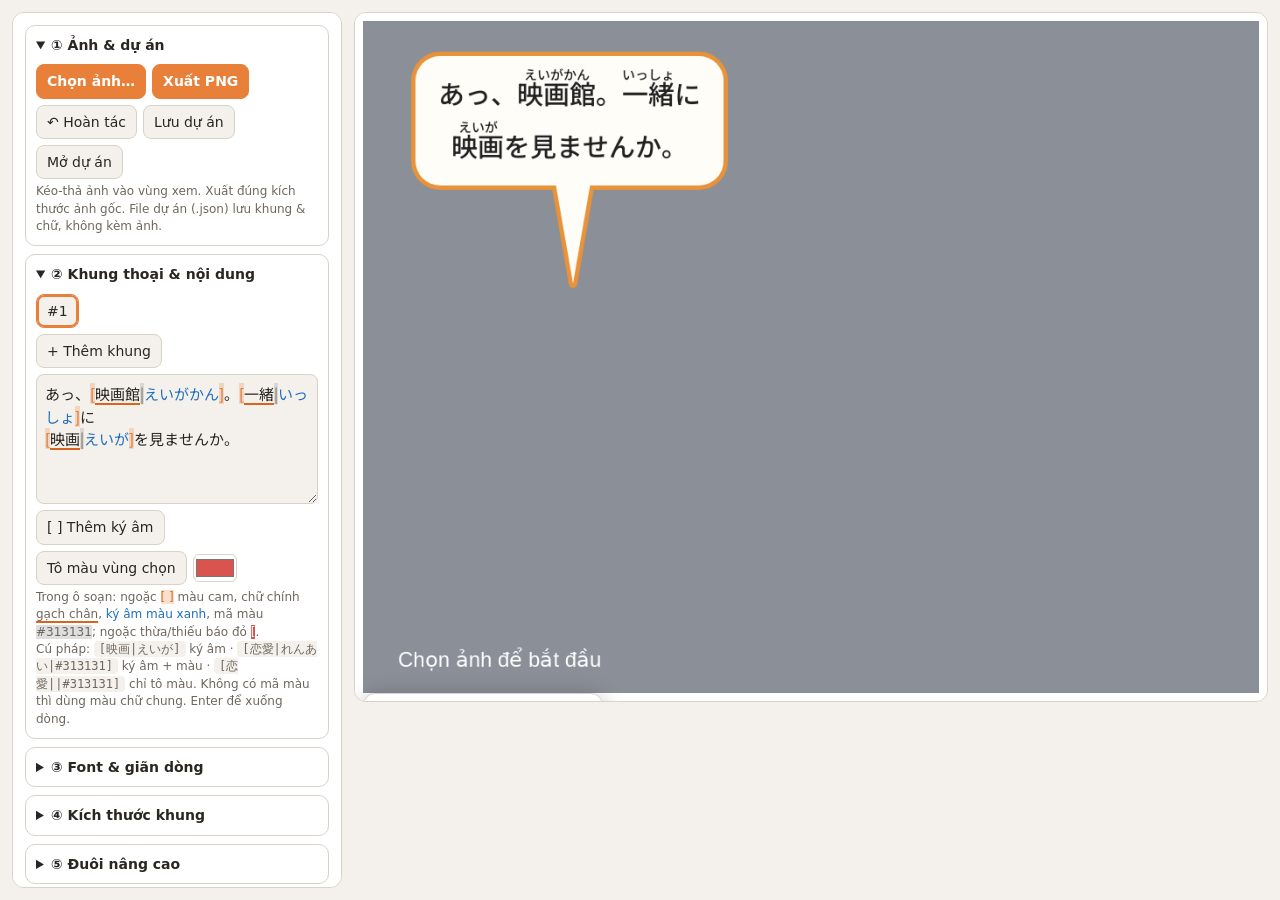
<file: AddDialogueToImg/index.html>
<!DOCTYPE html>
<html lang="vi">
<head>
<meta charset="utf-8">
<meta name="viewport" content="width=device-width, initial-scale=1, viewport-fit=cover">
<title>Công cụ thêm khung thoại + furigana</title>
<link rel="stylesheet" href="https://fonts.googleapis.com/css2?family=Noto+Sans+JP:wght@400;500;700&display=swap">
<style>
:root{--bg:#f4f1ec;--panel:#fff;--tx:#2a2622;--mut:#6f675e;--bd:#d9d2c8;--ac:#e8803a;box-sizing:border-box;padding-top:env(safe-area-inset-top,0px);padding-bottom:env(safe-area-inset-bottom,0px)}
@media (prefers-color-scheme:dark){:root:not([data-theme="light"]){--bg:#1d1b19;--panel:#292623;--tx:#eee8e0;--mut:#a39a8f;--bd:#443f39}}
*{box-sizing:border-box}
html,body{margin:0;background:var(--bg);color:var(--tx);font:14px/1.45 system-ui,"Noto Sans JP",sans-serif}
.app{display:flex;gap:12px;padding:12px;min-height:100vh}
.side{width:330px;flex:none;background:var(--panel);border:1px solid var(--bd);border-radius:12px;padding:12px;align-self:flex-start;max-height:calc(100vh - 24px);overflow:auto}
.main{flex:1;min-width:0;display:flex;flex-direction:column;gap:8px}
.stage{background:var(--panel);border:1px solid var(--bd);border-radius:12px;padding:8px;overflow:auto;text-align:center}
canvas{display:block;max-width:100%;height:auto;touch-action:none;cursor:default;background:#888}
h3{margin:12px 0 6px;font-size:12px;text-transform:uppercase;letter-spacing:.05em;color:var(--mut)}
h3:first-child{margin-top:0}
label{display:flex;justify-content:space-between;align-items:center;gap:8px;margin:5px 0;color:var(--mut)}
input[type=number],select{width:90px;padding:4px 6px;border:1px solid var(--bd);border-radius:6px;background:var(--bg);color:var(--tx)}
input[type=color]{width:44px;height:28px;padding:0;border:1px solid var(--bd);border-radius:6px;background:none}
input[type=range]{width:150px}
:root{--br:#d9661f;--rb:#1f6fbf}@media (prefers-color-scheme:dark){:root:not([data-theme="light"]){--br:#ffa05c;--rb:#7ab8f5}}
.ed{position:relative;background:var(--bg);border-radius:8px}
.ed pre,.ed textarea{margin:0;width:100%;padding:8px;border:1px solid var(--bd);border-radius:8px;font:15px/1.5 "Noto Sans JP",sans-serif;letter-spacing:0;white-space:pre-wrap;overflow-wrap:break-word;word-break:normal}
.ed textarea{display:block;height:130px;position:relative;z-index:1;background:transparent;color:transparent;caret-color:var(--tx);resize:vertical;overflow:auto}
.ed textarea::selection{background:rgba(30,144,255,.3);color:transparent}
.ed pre{position:absolute;inset:0;z-index:0;overflow:auto;pointer-events:none;color:var(--tx);border-color:transparent}
.br{color:var(--br);background:rgba(232,128,58,.25)}
.bs{text-decoration:underline;text-decoration-color:var(--br);text-decoration-thickness:2px;text-underline-offset:3px}
.sp{color:var(--mut);background:rgba(128,128,128,.22)}
.rb{color:var(--rb)}
.cc{background:rgba(128,128,128,.25)}
.er{background:#d9534f;color:#fff}
button{padding:6px 10px;border:1px solid var(--bd);border-radius:8px;background:var(--bg);color:var(--tx);cursor:pointer;font:inherit}
button:hover{border-color:var(--ac)}
button.pri{background:var(--ac);border-color:var(--ac);color:#fff;font-weight:600}
button.on{border-color:var(--ac);box-shadow:0 0 0 2px var(--ac) inset}
.row{display:flex;flex-wrap:wrap;gap:6px}
.sw{width:24px;height:24px;border-radius:50%;padding:0;border:2px solid var(--bd)}
.pair{display:flex;gap:4px;align-items:center}.pair input[type=range]{width:105px}.pair input[type=number]{width:58px}input[type=text]{width:150px;padding:4px 6px;border:1px solid var(--bd);border-radius:6px;background:var(--bg);color:var(--tx)}
.wrap{position:relative;display:inline-block;max-width:100%;vertical-align:top}
.fp{position:absolute;width:240px;background:var(--panel);border:1px solid var(--bd);border-radius:12px;padding:10px;box-shadow:0 6px 24px rgba(0,0,0,.3);text-align:left;z-index:5;transition:opacity .15s}
.fp.drag{opacity:.25;pointer-events:none}
.fp .hd{display:flex;align-items:center;justify-content:space-between;gap:6px;margin-bottom:6px;font-weight:600}
.fp label{margin:5px 0}
details{border:1px solid var(--bd);border-radius:10px;padding:6px 10px;margin:0 0 8px}
summary{cursor:pointer;font-weight:600;padding:3px 0}
details[open]>summary{margin-bottom:6px}
.hint{font-size:12px;color:var(--mut);margin:4px 0}
code{background:var(--bg);padding:1px 5px;border-radius:4px;font-size:12px}
#ov{position:fixed;inset:0;background:rgba(0,0,0,.8);display:none;flex-direction:column;align-items:center;justify-content:center;gap:10px;padding:16px;z-index:9}
#ov img{max-width:100%;max-height:80vh}
#ov p{color:#fff;margin:0}
@media (max-width:820px){.app{flex-direction:column}.side{width:100%;max-height:none;order:2}}
</style>
</head>
<body>
<div class="app">
<div class="side">
  <details open><summary>① Ảnh & dự án</summary>
   <div class="row"><button class="pri" id="btnImg">Chọn ảnh…</button><button id="btnExp" class="pri">Xuất PNG</button></div>
   <div class="row" style="margin-top:6px"><button id="undo">↶ Hoàn tác</button><button id="save">Lưu dự án</button><button id="load">Mở dự án</button></div>
   <input type="file" id="file" accept="image/*" hidden><input type="file" id="pfile" accept=".json" hidden>
   <p class="hint">Kéo-thả ảnh vào vùng xem. Xuất đúng kích thước ảnh gốc. File dự án (.json) lưu khung & chữ, không kèm ảnh.</p>
  </details>
  <details open><summary>② Khung thoại & nội dung</summary>
   <div class="row" id="list"></div>
   <div class="row" style="margin:6px 0"><button id="add">+ Thêm khung</button></div>
   <div class="ed"><pre id="hl" aria-hidden="true"></pre><textarea id="text" spellcheck="false"></textarea></div>
   <div class="row" style="margin-top:6px;align-items:center"><button id="rb" title="Bôi đen chữ rồi bấm">[ ] Thêm ký âm</button><button id="cb" title="Bôi đen chữ rồi bấm">Tô màu vùng chọn</button><input type="color" id="pc" value="#d9534f"></div>
   <p class="hint">Trong ô soạn: ngoặc <span class="br">[ ]</span> màu cam, chữ chính <span class="bs">gạch chân</span>, <span class="rb">ký âm màu xanh</span>, mã màu <span class="cc">#313131</span>; ngoặc thừa/thiếu báo đỏ <span class="er">[</span>.<br>Cú pháp: <code>[映画|えいが]</code> ký âm · <code>[恋愛|れんあい|#313131]</code> ký âm + màu · <code>[恋愛||#313131]</code> chỉ tô màu. Không có mã màu thì dùng màu chữ chung. Enter để xuống dòng.</p>
  </details>
  <details><summary>③ Font & giãn dòng</summary>
   <label>Font <input type="text" id="ff" list="fl"></label>
   <datalist id="fl"></datalist>
   <div class="row"><button id="lf">Liệt kê font trong máy</button><button id="allf">Áp font & cỡ chữ cho mọi khung</button></div>
   <p class="hint" id="fh">Gõ tên font cài trong máy (vd: Yu Gothic, Meiryo, Hiragino Mincho ProN) hoặc bấm nút để liệt kê.</p>
   <label>Giãn dòng (× cỡ chữ) <input type="number" id="lh" step="0.1" min="1" max="4"></label>
   <label>Cỡ ký âm (× cỡ chữ) <input type="number" id="rs" step="0.05" min="0.2" max="1"></label>
   <label>Độ đậm <select id="fw"><option value="400">Regular</option><option value="500">Medium</option><option value="700">Bold</option></select></label>
   <label>Căn lề <select id="al"><option value="c">Giữa</option><option value="l">Trái</option></select></label>
  </details>
  <details><summary>④ Kích thước khung</summary>
   <label>Chế độ <select id="auto"><option value="1">Tự động theo chữ</option><option value="0">Thủ công</option></select></label>
   <label>Rộng tối đa của chữ (tự động) <input type="number" id="mw" min="50" max="3000" step="10"></label>
   <label>Rộng × Cao <span><input type="number" id="W" min="30" style="width:68px"> <input type="number" id="H" min="30" style="width:68px"></span></label>
   <label>Lề trong (ngang / dọc) <span><input type="number" id="px" min="0" style="width:68px"> <input type="number" id="py" min="0" style="width:68px"></span></label>
   <p class="hint">Hoặc kéo ô vuông ở góc dưới-phải khung.</p>
  </details>
  <details><summary>⑤ Đuôi nâng cao</summary>
   <label>Độ rộng chân đuôi <span class="pair"><input type="range" id="tw" min="6" max="200"><input type="number" id="tw_n" min="1" max="999"></span></label>
   <label>Đuôi cong <span class="pair"><input type="range" id="tcv" min="-100" max="100"><input type="number" id="tcv_n" min="-300" max="300"></span></label>
   <label>Đuôi lệch <span class="pair"><input type="range" id="tsk" min="-90" max="90"><input type="number" id="tsk_n" min="-90" max="90"></span></label>
   <p class="hint">Chấm xanh đặc: đầu đuôi. Chấm trắng viền xanh: gốc đuôi (kéo dọc viền hoặc sang cạnh khác). Phím mũi tên dịch khung (Shift: 10px), Ctrl+Z hoàn tác.</p>
  </details>
  <p class="hint">💡 Bấm chọn một khung trên ảnh: bảng nhanh (màu, cỡ chữ, viền, bo góc…) hiện nổi ngay cạnh khung.</p>
</div>
<div class="main"><div class="stage" id="stage"><div class="wrap" id="wrap"><canvas id="cv"></canvas>
 <div class="fp" id="fp">
  <div class="hd"><span id="fpn">Khung #1</span><span class="row"><button id="dup" title="Nhân đôi khung">⧉ Nhân đôi</button><button id="del" title="Xoá khung">🗑</button></span></div>
  <label>Màu chữ <input type="color" id="tc"></label>
  <label>Màu viền <input type="color" id="bc"></label>
  <div class="row" id="sws"></div>
  <label>Màu nền <input type="color" id="fc"></label>
  <label>Cỡ chữ <input type="number" id="fs" min="8" max="300"></label>
  <label>Độ dày viền <input type="number" id="bw" min="0" max="40"></label>
  <label>Bo góc <span class="pair"><input type="range" id="rad" min="0" max="150"><input type="number" id="rad_n" min="0" max="999"></span></label>
  <label>Đuôi <select id="tail"><option value="1">Có</option><option value="0">Không</option></select></label>
 </div></div></div></div>
</div>
<div id="ov"><p>Nếu không tự tải về, nhấn giữ / chuột phải vào ảnh để lưu.</p><img id="oimg" alt=""><button id="oc">Đóng</button></div>

<script>
const cv=document.getElementById('cv'),ctx=cv.getContext('2d');
const $=id=>document.getElementById(id);
const FB='"Noto Sans JP","Yu Gothic","Hiragino Kaku Gothic ProN",sans-serif';
const fam=b=>`"${String(b.ff).replace(/"/g,'')}",${FB}`;
let img=null,bubbles=[],sel=0,drag=null,hist=[];
const PRESET=['#e8923a','#e8671a','#d9534f','#3b82c4','#3aa675','#d65fa3','#8b5cf6','#555555'];
const base={text:'',ff:'Noto Sans JP',fs:30,lh:2,rs:.5,fw:'500',al:'c',mw:360,tc:'#222222',bc:'#e8923a',fc:'#fffdf8',bw:5,rad:28,px:26,py:14,auto:1,W:300,H:120,tail:1,tw:40,tcv:0,tsk:0,x:60,y:40,tx:150,ty:260,bx:null,by:null};
const mk=o=>Object.assign({},base,o);
bubbles=[mk({text:'あっ、[映画館|えいがかん]。[一緒|いっしょ]に\n[映画|えいが]を見ませんか。',tx:240,ty:300})];
cv.width=1024;cv.height=768;

// ---- parsing & layout
function parse(t){const out=[];const re=/\[([^\]|]+)\|([^\]|]*)(?:\|(#[0-9a-fA-F]{3,8}))?\]/g;let i=0,m;
 const plain=s=>{for(const ch of s)out.push({b:ch,r:'',c:''})};
 while((m=re.exec(t))){plain(t.slice(i,m.index));out.push({b:m[1],r:m[2],c:m[3]||''});i=re.lastIndex}
 plain(t.slice(i));return out}
const NOSTART='、。，．！？」』）〕】ー…ぁぃぅぇぉっゃゅょァィゥェォッャュョ,.!?)';
const fnt=(b,k)=>`${b.fw} ${b.fs*k}px ${fam(b)}`;
function layout(b){
 const wrapW=b.auto?b.mw:Math.max(10,b.W-2*b.px),lines=[];
 b.text.split('\n').forEach(par=>{
  const units=parse(par).map(u=>{
   ctx.font=fnt(b,1);const bw=ctx.measureText(u.b).width;
   let rw=0;if(u.r){ctx.font=fnt(b,b.rs);rw=ctx.measureText(u.r).width}
   return{...u,bw,rw,w:Math.max(bw,rw)}});
  let cur=[],w=0;
  for(const u of units){
   if(cur.length&&w+u.w>wrapW&&!(u.r===''&&NOSTART.includes(u.b))){lines.push({u:cur,w});cur=[];w=0}
   cur.push(u);w+=u.w}
  lines.push({u:cur,w});
 });
 const tw=Math.max(10,...lines.map(l=>l.w)),pitch=b.fs*b.lh;
 b.lines=lines;b.pitch=pitch;b.textH=lines.length*pitch;
 if(b.auto){b.w=tw+b.px*2;b.h=b.textH+b.py*2;b.W=Math.round(b.w);b.H=Math.round(b.h)}else{b.w=b.W;b.h=b.H}
}

// ---- drawing
function rr(c,x,y,w,h,r){r=Math.min(r,w/2,h/2);c.beginPath();c.moveTo(x+r,y);c.arcTo(x+w,y,x+w,y+h,r);c.arcTo(x+w,y+h,x,y+h,r);c.arcTo(x,y+h,x,y,r);c.arcTo(x,y,x+w,y,r);c.closePath()}
function snapBase(b){
 if(b.bx==null){const dx=(b.tx-b.x-b.w/2)/(b.w/2),dy=(b.ty-b.y-b.h/2)/(b.h/2);
  if(Math.abs(dx)>Math.abs(dy)){b.bx=dx>0?b.x+b.w:b.x;b.by=b.ty}else{b.by=dy>0?b.y+b.h:b.y;b.bx=b.tx}}
 const hw=Math.min(b.tw/2,b.w/2-b.rad*.5,b.h/2)*(1+Math.abs(b.tsk)/100)+4,cl=(v,a,z)=>Math.max(a,Math.min(z,v));
 const d=[Math.abs(b.bx-b.x),Math.abs(b.bx-b.x-b.w),Math.abs(b.by-b.y),Math.abs(b.by-b.y-b.h)];
 b.edge=d.indexOf(Math.min(...d));
 if(b.edge<2){b.bx=b.edge?b.x+b.w:b.x;b.by=cl(b.by,b.y+hw,b.y+b.h-hw)}
 else{b.by=b.edge===3?b.y+b.h:b.y;b.bx=cl(b.bx,b.x+hw,b.x+b.w-hw)}}
function tailPath(c,b){
 snapBase(b);
 const e=3,hw=Math.min(b.tw/2,b.w/2-b.rad*.5,b.h/2),sk=b.tsk/100;
 const o=[[-1,0],[1,0],[0,-1],[0,1]][b.edge],t=b.edge<2?[0,1]:[1,0],h1=hw*(1+sk),h2=hw*(1-sk);
 const P1=[b.bx-o[0]*e-t[0]*h1,b.by-o[1]*e-t[1]*h1],P2=[b.bx-o[0]*e+t[0]*h2,b.by-o[1]*e+t[1]*h2],T=[b.tx,b.ty];
 const dx=T[0]-b.bx,dy=T[1]-b.by,len=Math.hypot(dx,dy)||1,cu=b.tcv/100*len*.6,pp=[-dy/len*cu,dx/len*cu];
 c.beginPath();c.moveTo(P1[0],P1[1]);
 c.quadraticCurveTo((P1[0]+T[0])/2+pp[0],(P1[1]+T[1])/2+pp[1],T[0],T[1]);
 c.quadraticCurveTo((P2[0]+T[0])/2+pp[0],(P2[1]+T[1])/2+pp[1],P2[0],P2[1]);
 c.closePath()}
function drawBubble(b){
 layout(b);
 ctx.lineJoin='round';ctx.lineCap='round';
 ctx.fillStyle=b.fc;ctx.strokeStyle=b.bc;ctx.lineWidth=b.bw*2;
 const hasT=+b.tail;
 rr(ctx,b.x,b.y,b.w,b.h,b.rad);if(b.bw)ctx.stroke();
 if(hasT){tailPath(ctx,b);if(b.bw)ctx.stroke()}
 rr(ctx,b.x,b.y,b.w,b.h,b.rad);ctx.fill();
 if(hasT){tailPath(ctx,b);ctx.fill()}
 ctx.fillStyle=b.tc;ctx.textBaseline='alphabetic';ctx.textAlign='left';
 const top=b.auto?b.y+b.py:b.y+(b.h-b.textH)/2;
 b.lines.forEach((ln,i)=>{
  const y0=top+i*b.pitch,bl=y0+b.pitch/2+b.fs*.38,rl=bl-b.fs*.88-b.fs*.08;
  let x=b.al==='l'?b.x+b.px:b.x+b.w/2-ln.w/2;
  for(const u of ln.u){
   ctx.fillStyle=u.c||b.tc;ctx.font=fnt(b,1);ctx.fillText(u.b,x+(u.w-u.bw)/2,bl);
   if(u.r){ctx.font=fnt(b,b.rs);ctx.fillText(u.r,x+(u.w-u.rw)/2,rl)}
   x+=u.w}
 });
}
function render(exporting){
 ctx.clearRect(0,0,cv.width,cv.height);
 if(img)ctx.drawImage(img,0,0);else{ctx.fillStyle='#8a8f98';ctx.fillRect(0,0,cv.width,cv.height);ctx.fillStyle='#fff';ctx.font='24px sans-serif';ctx.fillText('Chọn ảnh để bắt đầu',40,cv.height-30)}
 bubbles.forEach(drawBubble);
 if(!exporting)placePanel();
 if(!exporting&&bubbles[sel]){const b=bubbles[sel],k=cv.width/cv.clientWidth||1;
  ctx.save();ctx.setLineDash([8*k,6*k]);ctx.strokeStyle='#1e90ff';ctx.lineWidth=2*k;ctx.strokeRect(b.x-b.bw-4*k,b.y-b.bw-4*k,b.w+2*(b.bw+4*k),b.h+2*(b.bw+4*k));ctx.restore();
  ctx.fillStyle='#fff';ctx.strokeStyle='#1e90ff';ctx.lineWidth=3*k;const q=7*k;ctx.fillRect(b.x+b.w-q,b.y+b.h-q,2*q,2*q);ctx.strokeRect(b.x+b.w-q,b.y+b.h-q,2*q,2*q);
  if(+b.tail){ctx.beginPath();ctx.arc(b.tx,b.ty,8*k,0,7);ctx.fillStyle='#1e90ff';ctx.fill();ctx.strokeStyle='#fff';ctx.lineWidth=2*k;ctx.stroke();
   ctx.beginPath();ctx.arc(b.bx,b.by,6*k,0,7);ctx.fillStyle='#fff';ctx.fill();ctx.strokeStyle='#1e90ff';ctx.lineWidth=3*k;ctx.stroke()}}
}

function placePanel(){const b=cur(),fp=$('fp'),w=$('wrap');if(!b)return;
 const k=cv.clientWidth/cv.width,pw=fp.offsetWidth,ph=fp.offsetHeight,ww=w.clientWidth,wh=w.clientHeight;
 let l=(b.x+b.w+b.bw+14)*k;if(l+pw>ww-4)l=(b.x-b.bw-14)*k-pw;l=Math.max(4,Math.min(ww-pw-4,l));
 let t=Math.max(4,Math.min(wh-ph-4,b.y*k));fp.style.left=l+'px';fp.style.top=t+'px';fp.classList.toggle('drag',!!drag)}
window.addEventListener('resize',()=>render());
// ---- history
const snapJ=()=>JSON.stringify({bubbles,sel},(k,v)=>k==='lines'?undefined:v);
function push(){const s=snapJ();if(hist[hist.length-1]!==s){hist.push(s);if(hist.length>80)hist.shift()}}
function undo(){if(hist.length<2)return;hist.pop();const d=JSON.parse(hist[hist.length-1]);bubbles=d.bubbles;sel=Math.min(d.sel,bubbles.length-1);syncUI();render()}
$('undo').onclick=undo;

// ---- UI binding
const F={ff:'s',fs:'n',lh:'n',rs:'n',fw:'s',al:'s',mw:'n',tc:'s',bc:'s',fc:'s',bw:'n',rad:'n',px:'n',py:'n',auto:'n',W:'n',H:'n',tail:'n',tw:'n',tcv:'n',tsk:'n'};
const cur=()=>bubbles[sel];
function syncFields(){const b=cur();if(!b)return;
 if(document.activeElement!==$('text'))$('text').value=b.text;hl();
 for(const k in F)[k,k+'_n'].forEach(id=>{const e=$(id);if(e&&e!==document.activeElement)e.value=b[k]})}
function syncUI(){syncFields();$('fpn').textContent='Khung #'+(sel+1);
 $('list').innerHTML='';bubbles.forEach((_,i)=>{const e=document.createElement('button');e.textContent='#'+(i+1);if(i===sel)e.className='on';e.onclick=()=>{sel=i;syncUI();render()};$('list').appendChild(e)})}
$('text').oninput=e=>{cur().text=e.target.value;hl();render()};
function syncScroll(){const p=$('hl'),t=$('text');p.scrollTop=t.scrollTop;p.scrollLeft=t.scrollLeft}
$('text').onscroll=syncScroll;
function hl(){const t=$('text').value,re=/\[([^\]|]+)\|([^\]|]*)(?:\|(#[0-9a-fA-F]{3,8}))?\]/g;let o='',i=0,m;
 const e=s=>s.replace(/&/g,'&amp;').replace(/</g,'&lt;').replace(/>/g,'&gt;'),pl=s=>e(s).replace(/[\[\]]/g,'<span class="er">$&</span>');
 while((m=re.exec(t))){o+=pl(t.slice(i,m.index))+'<span class="br">[</span><span class="bs">'+e(m[1])+'</span><span class="sp">|</span><span class="rb">'+e(m[2])+'</span>'+(m[3]?'<span class="sp">|</span><span class="cc" style="color:'+m[3]+'">'+m[3]+'</span>':'')+'<span class="br">]</span>';i=re.lastIndex}
 $('hl').innerHTML=o+pl(t.slice(i))+'\n ';syncScroll()}
for(const k in F)[k,k+'_n'].forEach(id=>{const el=$(id);if(!el)return;
 el.oninput=e=>{const b=cur();let v=e.target.value;if(F[k]==='n'){if(v==='')return;v=+v}
  b[k]=v;if(k==='W'||k==='H')b.auto=0;render();syncFields()}});
document.querySelectorAll('.side,.fp').forEach(e=>e.addEventListener('change',push));
$('sws').innerHTML='';PRESET.forEach(c=>{const s=document.createElement('button');s.className='sw';s.style.background=c;s.onclick=()=>{cur().bc=c;syncFields();render();push()};$('sws').appendChild(s)});
function addB(t){const p=cur()||base;bubbles.push(mk({...p,text:t,x:p.x+30,y:p.y+30,tx:p.tx+30,ty:p.ty+30,bx:p.bx==null?null:p.bx+30,by:p.by==null?null:p.by+30}));sel=bubbles.length-1;syncUI();render();push()}
$('add').onclick=()=>addB('新しい[台詞|せりふ]');$('dup').onclick=()=>addB(cur().text);
$('del').onclick=()=>{if(!bubbles.length)return;bubbles.splice(sel,1);sel=Math.max(0,sel-1);if(!bubbles.length)bubbles.push(mk({text:''}));syncUI();render();push()};
$('allf').onclick=()=>{const c=cur();bubbles.forEach(b=>{['ff','fs','lh','rs','fw'].forEach(k=>b[k]=c[k])});render();push()};

function wrapSel(mid,caret){const t=$('text'),a=t.selectionStart,z=t.selectionEnd;if(a===z){alert('Hãy bôi đen đoạn chữ trong ô nội dung trước.');return}
 const ins='['+t.value.slice(a,z)+mid+']';t.setRangeText(ins,a,z,'end');if(caret){t.focus();t.setSelectionRange(a+ins.length-1,a+ins.length-1)}
 cur().text=t.value;hl();render();push()}
$('rb').onclick=()=>wrapSel('|',true);$('cb').onclick=()=>wrapSel('||'+$('pc').value,false);
// ---- fonts
const DEF=['Noto Sans JP','Yu Gothic','Yu Mincho','Meiryo','MS Gothic','MS Mincho','Hiragino Kaku Gothic ProN','Hiragino Maru Gothic ProN','Hiragino Mincho ProN','Arial','Times New Roman'];
function fillFonts(a){$('fl').innerHTML='';[...new Set(a)].forEach(n=>{const o=document.createElement('option');o.value=n;$('fl').appendChild(o)})}
fillFonts(DEF);
$('lf').onclick=async()=>{
 if(!window.queryLocalFonts){$('fh').textContent='Trình duyệt này không hỗ trợ liệt kê font (dùng Chrome/Edge). Bạn vẫn có thể gõ trực tiếp tên font.';return}
 try{const l=await queryLocalFonts();fillFonts(DEF.concat(l.map(f=>f.family)));$('fh').textContent='Đã nạp '+new Set(l.map(f=>f.family)).size+' font. Bấm vào ô Font để chọn.'}
 catch(e){$('fh').textContent='Chưa được cấp quyền đọc font. Bạn vẫn có thể gõ trực tiếp tên font.'}};

// ---- image & project loading
function loadFile(f){if(!f||!f.type.startsWith('image/'))return;const im=new Image();im.onload=()=>{img=im;cv.width=im.naturalWidth;cv.height=im.naturalHeight;
 const s=cv.width/1024;bubbles.forEach(b=>{b.fs=Math.round(30*s);b.mw=Math.round(360*s);b.px=Math.round(26*s);b.py=Math.round(14*s);b.bw=Math.round(5*s);b.rad=Math.round(28*s);b.tw=Math.round(40*s)});syncUI();render();push()};im.src=URL.createObjectURL(f)}
$('btnImg').onclick=()=>$('file').click();$('file').onchange=e=>loadFile(e.target.files[0]);
const st=$('stage');st.ondragover=e=>e.preventDefault();st.ondrop=e=>{e.preventDefault();loadFile(e.dataTransfer.files[0])};
$('load').onclick=()=>$('pfile').click();
$('pfile').onchange=async e=>{const f=e.target.files[0];if(!f)return;try{const d=JSON.parse(await f.text());bubbles=d.bubbles.map(b=>mk(b));sel=0;syncUI();render();push()}catch(x){alert('File dự án không hợp lệ')}e.target.value=''};

// ---- pointer
function pos(e){const r=cv.getBoundingClientRect();return{x:(e.clientX-r.left)*cv.width/r.width,y:(e.clientY-r.top)*cv.height/r.height}}
cv.onpointerdown=e=>{const p=pos(e),k=cv.width/cv.clientWidth,s=cur(),d=(x,y)=>Math.hypot(p.x-x,p.y-y);
 if(s&&+s.tail&&d(s.tx,s.ty)<16*k)drag={t:'tail',b:s};
 else if(s&&+s.tail&&s.bx!=null&&d(s.bx,s.by)<14*k)drag={t:'base',b:s};
 else if(s&&d(s.x+s.w,s.y+s.h)<16*k)drag={t:'size',b:s};
 else{for(let i=bubbles.length-1;i>=0;i--){const b=bubbles[i];if(p.x>=b.x&&p.x<=b.x+b.w&&p.y>=b.y&&p.y<=b.y+b.h){sel=i;syncUI();
  drag={t:'move',b,ox:p.x-b.x,oy:p.y-b.y,tdx:b.tx-b.x,tdy:b.ty-b.y,bdx:b.bx==null?null:b.bx-b.x,bdy:b.by==null?null:b.by-b.y};break}}}
 if(drag){cv.setPointerCapture(e.pointerId);render()}};
cv.onpointermove=e=>{if(!drag)return;const p=pos(e),b=drag.b;
 if(drag.t==='tail'){b.tx=p.x;b.ty=p.y}
 else if(drag.t==='base'){b.bx=p.x;b.by=p.y}
 else if(drag.t==='size'){b.auto=0;b.W=Math.round(Math.max(30,p.x-b.x));b.H=Math.round(Math.max(30,p.y-b.y));syncFields()}
 else{b.x=p.x-drag.ox;b.y=p.y-drag.oy;b.tx=b.x+drag.tdx;b.ty=b.y+drag.tdy;if(drag.bdx!=null){b.bx=b.x+drag.bdx;b.by=b.y+drag.bdy}}
 render()};
cv.onpointerup=()=>{if(drag){drag=null;syncFields();push();render()}};
document.addEventListener('keydown',e=>{
 if(/INPUT|TEXTAREA|SELECT/.test(e.target.tagName))return;
 if((e.ctrlKey||e.metaKey)&&e.key==='z'){e.preventDefault();undo();return}
 const m={ArrowLeft:[-1,0],ArrowRight:[1,0],ArrowUp:[0,-1],ArrowDown:[0,1]}[e.key],b=cur();if(!m||!b)return;
 e.preventDefault();const n=e.shiftKey?10:1,dx=m[0]*n,dy=m[1]*n;b.x+=dx;b.y+=dy;b.tx+=dx;b.ty+=dy;if(b.bx!=null){b.bx+=dx;b.by+=dy}render();push()});

// ---- export / save
async function saveBlob(blob,name,showOv){
 try{const d=await claude.use('downloads');if(d){await d.save({filename:name,data:blob});return}}catch(e){}
 const url=URL.createObjectURL(blob),a=document.createElement('a');a.href=url;a.download=name;a.click();
 if(showOv){$('oimg').src=url;$('ov').style.display='flex'}}
$('btnExp').onclick=async()=>{render(true);const blob=await new Promise(r=>cv.toBlob(r,'image/png'));render();saveBlob(blob,'speech-bubbles.png',true)};
$('save').onclick=()=>saveBlob(new Blob([snapJ()],{type:'application/json'}),'bubbles-project.json',false);
$('oc').onclick=()=>$('ov').style.display='none';

syncUI();push();
(document.fonts?Promise.all(['400','500','700'].map(w=>document.fonts.load(`${w} 30px "Noto Sans JP"`,'あ映画漢字'))).catch(()=>{}):Promise.resolve()).then(render);
if(document.fonts)document.fonts.ready.then(render);
</script>
</body>
</html>
</file>
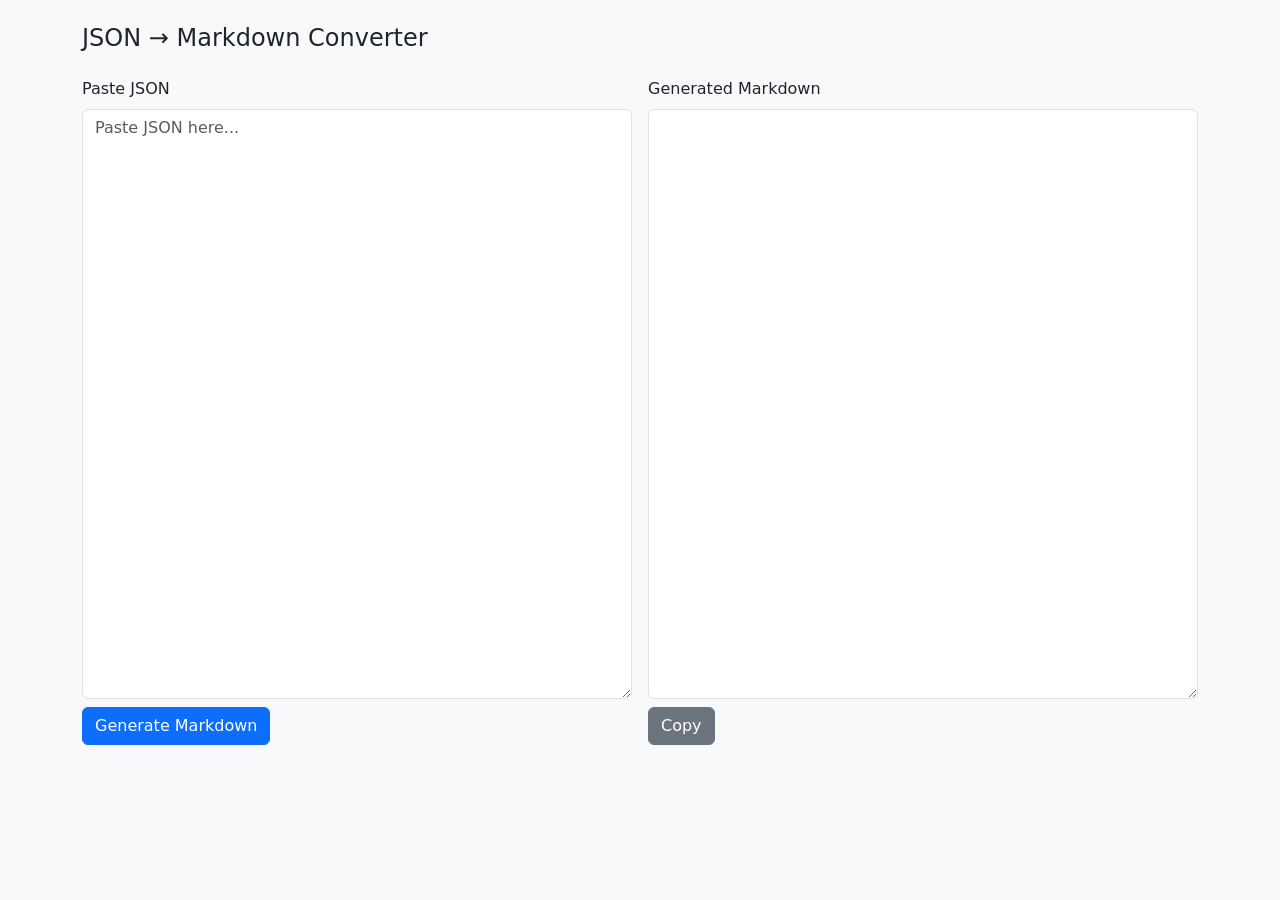
<file: Eng-Materials/index.html>
<!DOCTYPE html>
<html lang="vi">
<head>
<meta charset="UTF-8">
<meta name="viewport" content="width=device-width, initial-scale=1.0">
<title>JSON → Markdown Converter</title>
<link href="https://cdnjs.cloudflare.com/ajax/libs/bootstrap/5.3.3/css/bootstrap.min.css" rel="stylesheet">
</head>
<body class="bg-light">
<div class="container py-4">
  <h1 class="h4 mb-4">JSON → Markdown Converter</h1>
  <div class="row g-3">
    <div class="col-md-6">
      <label for="jsonInput" class="form-label">Paste JSON</label>
      <textarea id="jsonInput" class="form-control" rows="24" placeholder="Paste JSON here..."></textarea>
      <button id="submitBtn" class="btn btn-primary mt-2">Generate Markdown</button>
      <div id="errorBox" class="text-danger mt-2"></div>
    </div>
    <div class="col-md-6">
      <label for="mdOutput" class="form-label">Generated Markdown</label>
      <textarea id="mdOutput" class="form-control" rows="24" readonly></textarea>
      <button id="copyBtn" class="btn btn-secondary mt-2">Copy</button>
    </div>
  </div>
</div>

<script>
function jsonToMarkdown(data) {
  let md = "";

  // ---- Reading ----
  md += "# Reading\n\n";
  md += "## Reading passage:\n\n";

  const paragraphs = (data.reading.markdownContent || "").split(/\n\n+/);
  const bodyParas = [];
  const footnotes = [];
  const footnoteRegex = /^\[\^(\d+)\]\s+([^:]+):\s*([\s\S]*)$/;

  paragraphs.forEach(p => {
    const trimmed = p.trim();
    if (!trimmed) return;
    const m = trimmed.match(footnoteRegex);
    if (m) {
      const num = m[1];
      let term = m[2].trim();
      term = term.charAt(0).toLowerCase() + term.slice(1);
      const def = m[3].trim();
      footnotes.push(`* [^${num}] **${term}**: ${def}`);
    } else {
      bodyParas.push(trimmed);
    }
  });

  md += bodyParas.join("\n\n") + "\n\n";

  if (footnotes.length) {
    md += "---\n\n**Footnotes:**\n" + footnotes.join("\n") + "\n\n";
  }
  md += "---\n\n";

  // ---- Reading Comprehension ----
  md += "## Reading Comprehension Questions\n\n";
  (data.readingComprehension || []).forEach(q => {
    md += `### Question ${q.id}: ${q.question}\n\n`;
    ["A", "B", "C", "D"].forEach(letter => {
      if (q.options && q.options[letter] !== undefined) {
        md += `- **${letter}.** ${q.options[letter]}\n`;
      }
    });
    md += "\n";
  });
  md += "---\n\n";

  md += "## Answer Key\n\n";
  (data.readingComprehension || []).forEach(q => {
    md += `**Question ${q.id}**\n`;
    md += `- **Correct Answer:** ${q.correctAnswer}\n`;
    md += `- **Explanation:** ${q.explanation}\n\n`;
  });

  // ---- Vocabulary ----
  md += "# Vocabulary\n\n";
  md += `## Essential words for ${data.metadata.targetLevel}\n\n`;
  (data.vocabulary || []).forEach(v => {
    md += `* **${v.word}**: ${v.ipa} - ${v.vietnameseMeaning}\n`;
    (v.expanded || []).forEach(e => {
      md += `  * **${e.term}**: ${e.ipa} - ${e.meaning}\n`;
    });
  });
  md += "\n---\n\n";

  // ---- Exercises ----
  md += "## Exercises\n\n";

  const ex1 = data.exercises.exercise1TranslateEngVi;
  md += `### ${ex1.title}\n\n`;
  ex1.items.forEach((item, i) => { md += `${i + 1}. ${item.source}\n`; });
  md += "\n";

  const ex2 = data.exercises.exercise2SentenceCompletion;
  md += `### ${ex2.title}\n\n`;
  md += "#### Sentences:\n\n";
  ex2.items.forEach((item, i) => { md += `${i + 1}. ${item.sentence}\n`; });
  md += "\n#### Vocabulary List:\n\n";
  ex2.wordBank.forEach(w => { md += `* **${w}**\n`; });
  md += "\n";

  const ex3 = data.exercises.exercise3PassageCompletion;
  md += `### ${ex3.title}\n\n`;
  md += `#### ${ex3.passageTitle}\n\n`;
  md += `${ex3.passageText}\n\n`;
  md += "#### Vocabulary List:\n\n";
  ex3.wordBank.forEach(w => { md += `* **${w}**\n`; });
  md += "\n";

  const ex4 = data.exercises.exercise4TranslateViEng;
  md += `### ${ex4.title}\n\n`;
  ex4.items.forEach((item, i) => { md += `${i + 1}. ${item.source}\n`; });
  md += "\n---\n\n";

  md += "## Answer Key\n\n";

  md += "### Exercise 1:\n\n";
  ex1.items.forEach((item, i) => { md += `${i + 1}. ${item.targetAnswer}\n`; });
  md += "\n";

  md += "### Exercise 2:\n\n";
  ex2.items.forEach((item, i) => { md += `${i + 1}. ${item.acceptedAnswers.join("/")}\n`; });
  md += "\n";

  md += "### Exercise 3:\n\n";
  ex3.items.forEach((item, i) => { md += `${i + 1}. ${item.acceptedAnswers.join("/")}\n`; });
  md += "\n";

  md += "### Exercise 4:\n\n";
  ex4.items.forEach((item, i) => { md += `${i + 1}. ${item.targetAnswer}\n`; });

  return md.trim() + "\n";
}

document.getElementById("submitBtn").addEventListener("click", () => {
  const errorBox = document.getElementById("errorBox");
  const output = document.getElementById("mdOutput");
  errorBox.textContent = "";
  output.value = "";
  try {
    const data = JSON.parse(document.getElementById("jsonInput").value);
    output.value = jsonToMarkdown(data);
  } catch (e) {
    errorBox.textContent = "Lỗi: " + e.message;
  }
});

document.getElementById("copyBtn").addEventListener("click", () => {
  const output = document.getElementById("mdOutput");
  output.select();
  document.execCommand("copy");
});
</script>
</body>
</html>
</file>
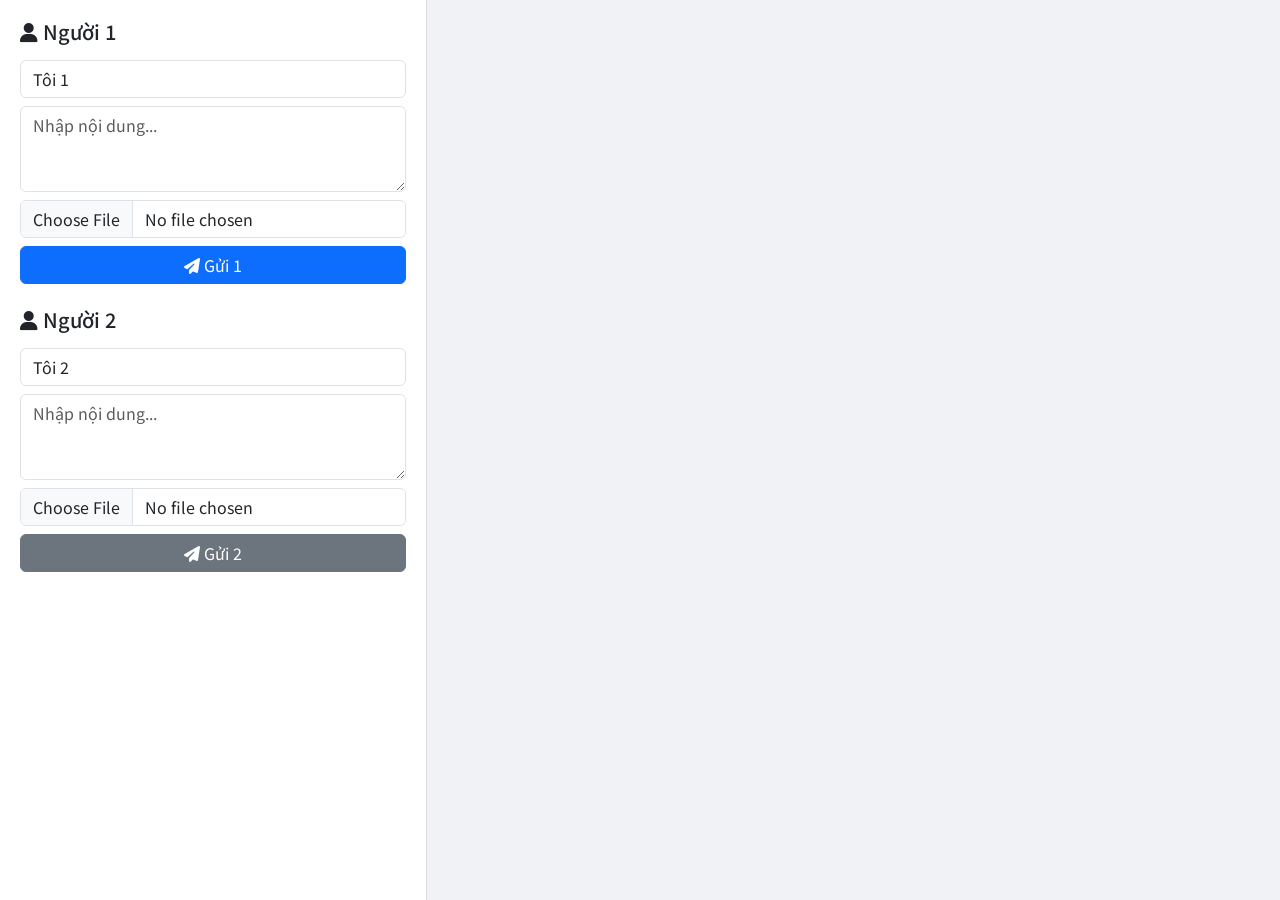
<file: FakeChat/index.html>
<!DOCTYPE html>
<html lang="vi">
    <head>
        <meta charset="UTF-8" />
        <title>Self Chat Messenger</title>
        <link
            href="https://cdn.jsdelivr.net/npm/bootstrap@5.3.2/dist/css/bootstrap.min.css"
            rel="stylesheet"
        />
        <link
            href="https://cdnjs.cloudflare.com/ajax/libs/font-awesome/6.5.0/css/all.min.css"
            rel="stylesheet"
        />
        <link
            href="https://fonts.googleapis.com/css2?family=Lexend:wght@400;700&family=Noto+Sans+JP:wght@400;700&display=swap"
            rel="stylesheet"
        />
        <style>
            body {
                height: 100vh;
                overflow: hidden;
                background-color: #f0f2f5;
                font-family: "Noto Sans JP";
            }
            .left-panel {
                background: white;
                height: 100vh;
                border-right: 1px solid #ddd;
                padding: 20px;
                overflow-y: auto;
            }
            .chat-container {
                height: 100vh;
                display: flex;
                flex-direction: column;
            }
            .chat-messages {
                flex: 1;
                overflow-y: auto;
                padding: 20px;
            }
            .message-row {
                margin-bottom: 14px;
                display: flex;
            }
            .message-left {
                justify-content: flex-start;
            }
            .message-right {
                justify-content: flex-end;
            }
            .bubble-wrapper {
                display: flex;
                flex-direction: column;
                max-width: 75%;
            }
            .bubble {
                padding: 10px 15px;
                border-radius: 18px;
                font-size: 18px;
                word-break: break-word;
            }
            .bubble img {
                max-width: 478px;
                max-height: 478px;
                width: auto;
                height: auto;
                border-radius: 12px;
                margin-top: 5px;
                display: block;
            }
            .bubble-left {
                background-color: #e4e6eb;
                color: black;
                border-bottom-left-radius: 4px;
            }
            .bubble-right {
                background-color: #0084ff;
                color: white;
                border-bottom-right-radius: 4px;
            }
            .sender-name {
                font-size: 16px;
                font-weight: bold;
                margin-bottom: 3px;
            }
            .sender-name-r {
                text-align: right;
            }
            .sender-name-l {
                text-align: left;
            }
        </style>
    </head>
    <body>
        <div class="container-fluid">
            <div class="row">
                <div class="col-md-4 left-panel">
                    <h5 class="mb-3">
                        <i class="fa-solid fa-user"></i> Người 1
                    </h5>
                    <input
                        type="text"
                        id="name1"
                        class="form-control mb-2"
                        value="Tôi 1"
                    />
                    <textarea
                        id="message1"
                        class="form-control mb-2"
                        rows="3"
                        placeholder="Nhập nội dung..."
                    ></textarea>
                    <input
                        type="file"
                        id="image1"
                        class="form-control mb-2"
                        accept="image/*"
                    />
                    <button
                        class="btn btn-primary w-100 mb-4"
                        onclick="sendMessage(1)"
                    >
                        <i class="fa-solid fa-paper-plane"></i> Gửi 1
                    </button>
                    <h5 class="mb-3">
                        <i class="fa-solid fa-user"></i> Người 2
                    </h5>
                    <input
                        type="text"
                        id="name2"
                        class="form-control mb-2"
                        value="Tôi 2"
                    />
                    <textarea
                        id="message2"
                        class="form-control mb-2"
                        rows="3"
                        placeholder="Nhập nội dung..."
                    ></textarea>
                    <input
                        type="file"
                        id="image2"
                        class="form-control mb-2"
                        accept="image/*"
                    />
                    <button
                        class="btn btn-secondary w-100"
                        onclick="sendMessage(2)"
                    >
                        <i class="fa-solid fa-paper-plane"></i> Gửi 2
                    </button>
                </div>
                <div class="col-md-8 chat-container">
                    <div class="chat-messages" id="chatBox"></div>
                </div>
            </div>
        </div>
        <script>
            function sendMessage(user) {
                let name = document
                    .getElementById(user === 1 ? "name1" : "name2")
                    .value.trim();
                let messageInput = document.getElementById(
                    user === 1 ? "message1" : "message2",
                );
                let imageInput = document.getElementById(
                    user === 1 ? "image1" : "image2",
                );

                let message = messageInput.value.trim();
                let file = imageInput.files[0];

                if (!message && !file) return;

                let chatBox = document.getElementById("chatBox");

                let row = document.createElement("div");
                row.classList.add("message-row");
                row.classList.add(
                    user === 1 ? "message-right" : "message-left",
                );

                let wrapper = document.createElement("div");
                wrapper.classList.add("bubble-wrapper");

                let sender = document.createElement("div");
                sender.classList.add("sender-name");
                sender.classList.add(
                    user === 1 ? "sender-name-r" : "sender-name-l",
                );
                sender.innerText = name;

                let bubble = document.createElement("div");
                bubble.classList.add("bubble");
                bubble.classList.add(
                    user === 1 ? "bubble-right" : "bubble-left",
                );

                if (message) {
                    let textNode = document.createElement("div");
                    textNode.innerText = message;
                    bubble.appendChild(textNode);
                }

                if (file) {
                    let reader = new FileReader();
                    reader.onload = function (e) {
                        let img = document.createElement("img");
                        img.src = e.target.result;
                        bubble.appendChild(img);
                        chatBox.scrollTop = chatBox.scrollHeight;
                    };
                    reader.readAsDataURL(file);
                }

                wrapper.appendChild(sender);
                wrapper.appendChild(bubble);
                row.appendChild(wrapper);
                chatBox.appendChild(row);

                messageInput.value = "";
                imageInput.value = "";
                chatBox.scrollTop = chatBox.scrollHeight;
            }

            document
                .getElementById("message1")
                .addEventListener("keydown", function (e) {
                    if (e.key === "Enter" && !e.shiftKey) {
                        e.preventDefault();
                        sendMessage(1);
                    }
                });

            document
                .getElementById("message2")
                .addEventListener("keydown", function (e) {
                    if (e.key === "Enter" && !e.shiftKey) {
                        e.preventDefault();
                        sendMessage(2);
                    }
                });
        </script>
    </body>
</html>
</file>
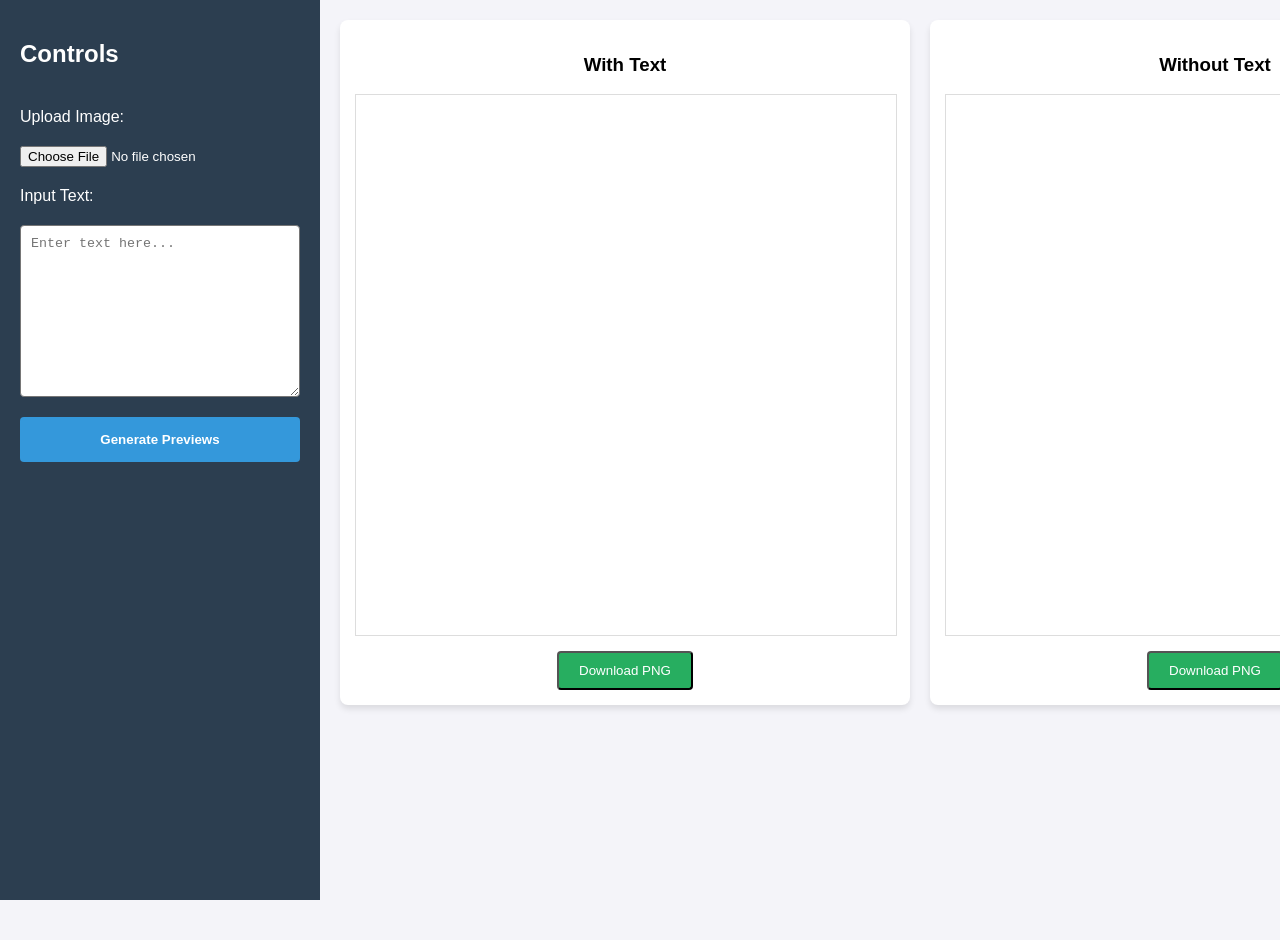
<file: Framing/index.html>
<!DOCTYPE html>
<html lang="en">
<head>
    <meta charset="UTF-8">
    <meta name="viewport" content="width=device-width, initial-scale=1.0">
    <title>Canvas Image Generator</title>
    <link href="https://fonts.googleapis.com/css2?family=Noto+Sans+JP:wght@400;700&display=swap" rel="stylesheet">
    <style>
    :root {
        --sidebar-width: 320px;
        --bg-color: #f4f4f9;
    }

    body {
        display: flex;
        margin: 0;
        font-family: 'Segoe UI', Tahoma, Geneva, Verdana, sans-serif;
        background-color: var(--bg-color);
    }

    #sidebar {
        width: var(--sidebar-width);
        height: 100vh;
        background: #2c3e50;
        color: white;
        padding: 20px;
        box-sizing: border-box;
        position: fixed;
        display: flex;
        flex-direction: column;
        gap: 20px;
        z-index: 10;
    }

    #main-content {
        margin-left: var(--sidebar-width);
        flex-grow: 1;
        padding: 20px;
        display: flex;
        flex-direction: row; /* Đặt 2 section nằm ngang */
        justify-content: center;
        align-items: flex-start;
        gap: 20px;
        min-height: 100vh;
    }

    .section {
        background: white;
        padding: 15px;
        border-radius: 8px;
        box-shadow: 0 4px 6px rgba(0,0,0,0.1);
        text-align: center;
        /* Thu nhỏ hiển thị xuống 50% nhưng giữ nguyên kích thước canvas gốc */
        width: 540px; 
    }

    canvas {
        width: 100%; /* Canvas sẽ hiển thị theo độ rộng của .section (540px) */
        height: auto;
        border: 1px solid #ddd;
        display: block;
        margin-bottom: 15px;
    }

    textarea {
        height: 150px;
        resize: vertical;
        padding: 10px;
        border-radius: 4px;
    }

    button#startBtn {
        padding: 15px;
        background: #3498db;
        color: white;
        border: none;
        cursor: pointer;
        font-weight: bold;
        border-radius: 4px;
    }

    .download-btn {
        padding: 10px 20px;
        background: #27ae60;
        color: white;
        text-decoration: none;
        border-radius: 4px;
        display: inline-block;
    }
</style>
</head>
<body>

<div id="sidebar">
    <h2>Controls</h2>
    <label>Upload Image:</label>
    <input type="file" id="imageInput" accept="image/*">
    
    <label>Input Text:</label>
    <textarea id="textContent" placeholder="Enter text here..."></textarea>
    
    <button id="startBtn">Generate Previews</button>
</div>

<div id="main-content">
    <div class="section">
        <h3>With Text</h3>
        <canvas id="canvasWithText" width="1080" height="1080"></canvas>
        <button class="download-btn" onclick="downloadCanvas('canvasWithText', 'with-text.png')">Download PNG</button>
    </div>

    <div class="section">
        <h3>Without Text</h3>
        <canvas id="canvasWithoutText" width="1080" height="1080"></canvas>
        <button class="download-btn" onclick="downloadCanvas('canvasWithoutText', 'without-text.png')">Download PNG</button>
    </div>
</div>

<script>
    const imageInput = document.getElementById('imageInput');
    const textInput = document.getElementById('textContent');
    const startBtn = document.getElementById('startBtn');

    // Asset paths
    const BG_PATH = './BG_Scaled.png';
    const LOGO_PATH = './LogoTrans.png';

    startBtn.addEventListener('click', async () => {
        if (!imageInput.files[0]) {
            alert("Please select an image first!");
            return;
        }

        const userImg = await loadImage(URL.createObjectURL(imageInput.files[0]));
        const bgImg = await loadImage(BG_PATH);
        const logoImg = await loadImage(LOGO_PATH);

        drawWithText(userImg, bgImg, logoImg);
        drawWithoutText(userImg, bgImg, logoImg);
    });

    async function drawWithText(userImg, bgImg, logoImg) {
        const canvas = document.getElementById('canvasWithText');
        const ctx = canvas.getContext('2d');
        const text = textInput.value;

        // 1. Fill background with pattern
        const pattern = ctx.createPattern(bgImg, 'repeat');
        ctx.fillStyle = pattern;
        ctx.fillRect(0, 0, 1080, 1080);

        // 2. Scale and Put User Image (h:663, w:864 at x:109, y:109)
        ctx.drawImage(userImg, 109, 109, 864, 663);

        // 3. Horizontal Line (y:772, width 8px, color #EDA072)
        ctx.fillStyle = '#EDA072';
        ctx.fillRect(109, 772, 864, 8);

        // 4. Text Area (White background)
        // Filling the remaining space inside the frame
        ctx.fillStyle = '#FFFFFF'; // TODO: Change text area background color if needed
        ctx.fillRect(109, 780, 864, 191);

        // 5. Render Text
        ctx.fillStyle = '#333333'; // TODO: Change text color
        ctx.font = '40px "Noto Sans JP"'; // TODO: Adjust font size/weight
        ctx.textAlign = 'center';
        ctx.textBaseline = 'middle';
        wrapText(ctx, text, 109 + (864/2), 780 + (191/2), 800, 50);

        // 6. Draw Logo (Height 108, centered horizontally, overlapping top border)
        const logoRatio = logoImg.width / logoImg.height;
        const logoW = 108 * logoRatio;
        ctx.drawImage(logoImg, (1080 - logoW) / 2, 0, logoW, 108);
    }

    async function drawWithoutText(userImg, bgImg, logoImg) {
        const canvas = document.getElementById('canvasWithoutText');
        const ctx = canvas.getContext('2d');

        // 1. Fill background with pattern
        const pattern = ctx.createPattern(bgImg, 'repeat');
        ctx.fillStyle = pattern;
        ctx.fillRect(0, 0, 1080, 1080);

        // 2. Scale and Put User Image (864x864 at x:109, y:109)
        ctx.drawImage(userImg, 109, 109, 864, 864);

        // 3. Draw Logo
        const logoRatio = logoImg.width / logoImg.height;
        const logoW = 108 * logoRatio;
        ctx.drawImage(logoImg, (1080 - logoW) / 2, 0, logoW, 108);
    }

    // Helper: Load Image Promise
    function loadImage(src) {
        return new Promise((resolve, reject) => {
            const img = new Image();
            img.onload = () => resolve(img);
            img.onerror = reject;
            img.src = src;
        });
    }

    // Helper: Text Wrapping
    function wrapText(context, text, x, y, maxWidth, lineHeight) {
        // Tách các đoạn dựa trên dấu xuống dòng thực tế (\n)
        const paragraphs = text.split('\n');
        let allLines = [];

        paragraphs.forEach(paragraph => {
            const words = paragraph.split(''); // Hỗ trợ tiếng Nhật/Việt
            let line = '';

            for (let n = 0; n < words.length; n++) {
                let testLine = line + words[n];
                let metrics = context.measureText(testLine);
                let testWidth = metrics.width;
                if (testWidth > maxWidth && n > 0) {
                    allLines.push(line);
                    line = words[n];
                } else {
                    line = testLine;
                }
            }
            allLines.push(line);
        });

        // Tính toán lại vị trí bắt đầu để căn giữa toàn bộ khối văn bản theo chiều dọc
        let totalHeight = allLines.length * lineHeight;
        let startY = y - (totalHeight / 2) + (lineHeight / 2);

        for (let k = 0; k < allLines.length; k++) {
            context.fillText(allLines[k], x, startY + (k * lineHeight));
        }
    }

    // Helper: Download Canvas
    function downloadCanvas(canvasId, filename) {
        const link = document.createElement('a');
        link.download = filename;
        link.href = document.getElementById(canvasId).toDataURL('image/png');
        link.click();
    }
</script>

</body>
</html>
</file>
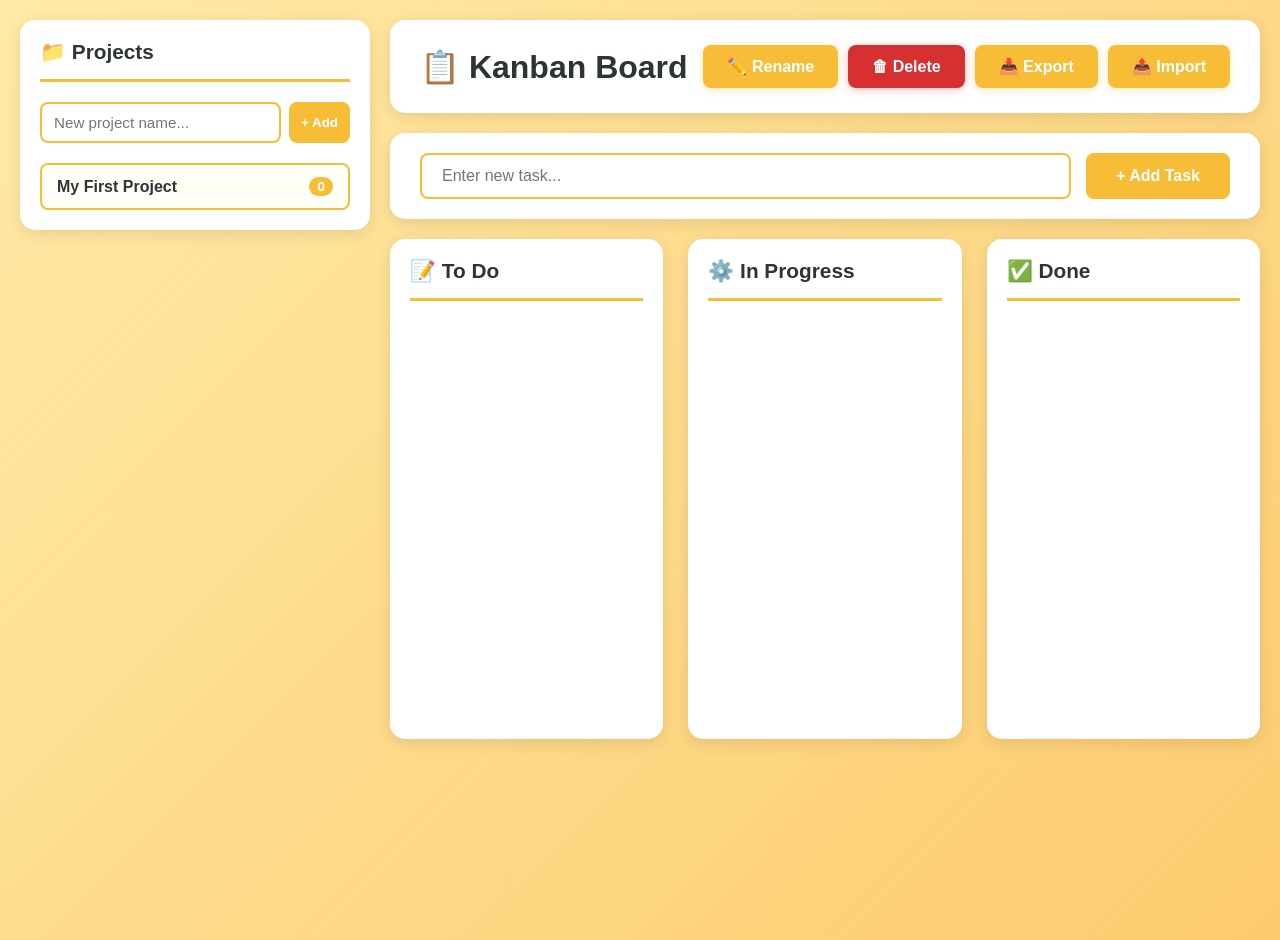
<file: LocalKanban/index.html>
<!DOCTYPE html>
<html lang="en">
<head>
    <meta charset="UTF-8">
    <meta name="viewport" content="width=device-width, initial-scale=1.0">
    <title>Kanban Board</title>
    <link rel="stylesheet" href="styles.css">
</head>
<body>
    <div class="app-container">
        <!-- Sidebar -->
        <aside class="sidebar">
            <div class="sidebar-header">
                <h2>📁 Projects</h2>
            </div>
            
            <div class="project-input-section">
                <input type="text" id="newProjectInput" placeholder="New project name...">
                <button id="addProjectBtn" class="add-project-btn">+ Add</button>
            </div>

            <div class="projects-list" id="projectsList"></div>
        </aside>

        <!-- Main Content -->
        <div class="main-content">
            <header>
                <h1>📋 <span id="currentProjectName">Kanban Board</span></h1>
                <div class="controls">
                    <button id="renameProjectBtn" class="control-btn">✏️ Rename</button>
                    <button id="deleteProjectBtn" class="control-btn delete">🗑 Delete</button>
                    <button id="exportBtn" class="control-btn">📥 Export</button>
                    <button id="importBtn" class="control-btn">📤 Import</button>
                    <input type="file" id="fileInput" accept=".json" style="display: none;">
                </div>
            </header>

            <div class="add-task-section">
                <input type="text" id="taskInput" placeholder="Enter new task...">
                <button id="addTaskBtn">+ Add Task</button>
            </div>

            <div class="board">
                <div class="column" data-status="todo">
                    <h2>📝 To Do</h2>
                    <div class="task-list" id="todoList"></div>
                </div>
                <div class="column" data-status="inprogress">
                    <h2>⚙️ In Progress</h2>
                    <div class="task-list" id="inprogressList"></div>
                </div>
                <div class="column" data-status="done">
                    <h2>✅ Done</h2>
                    <div class="task-list" id="doneList"></div>
                </div>
            </div>
        </div>
    </div>

    <script src="script.js"></script>
</body>
</html>
</file>
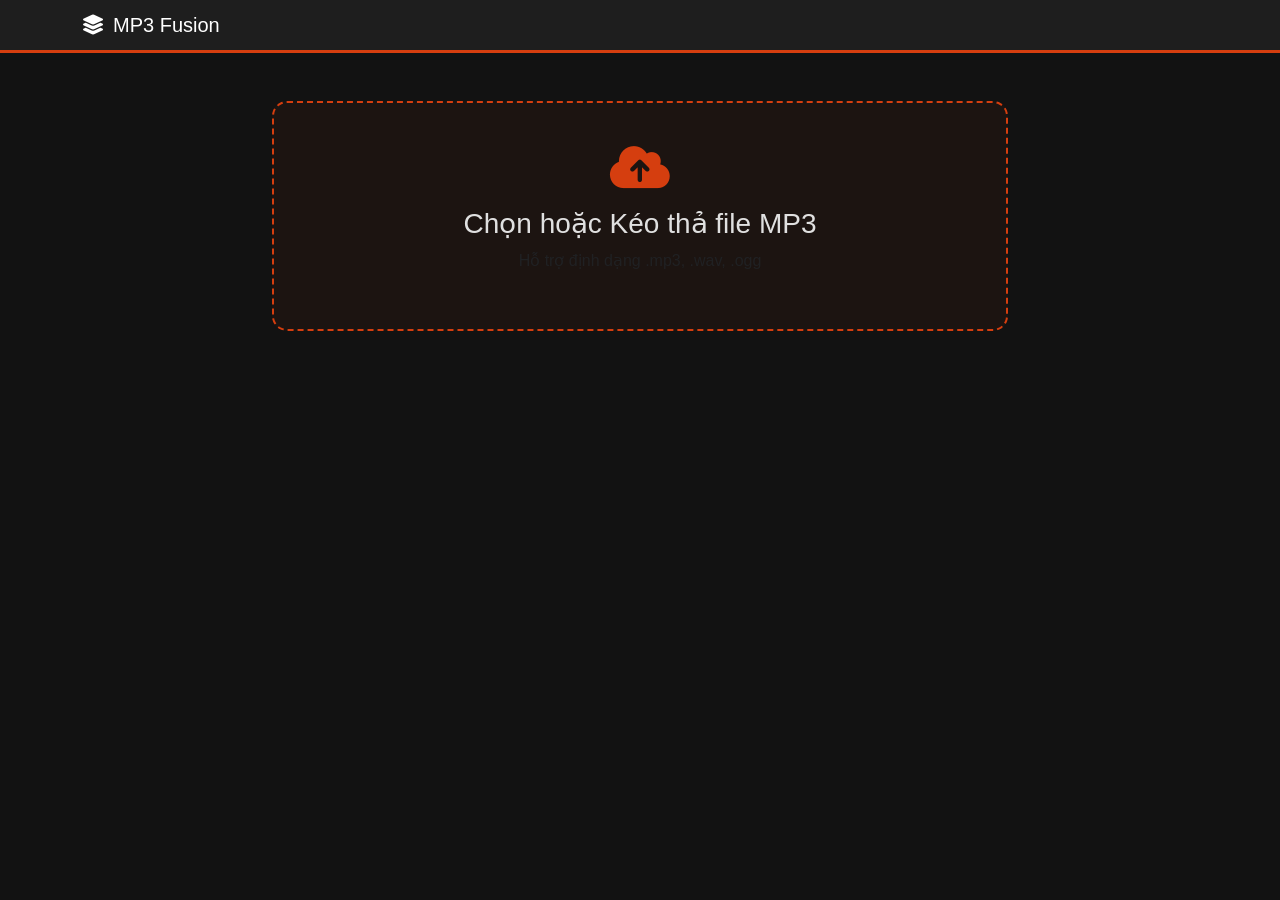
<file: Mp3Joiner/index.html>
<!DOCTYPE html>
<html lang="vi">
<head>
    <meta charset="UTF-8">
    <meta name="viewport" content="width=device-width, initial-scale=1.0">
    <title>MP3 Fusion - Nối File Âm Thanh Trực Tuyến</title>
    
    <link href="https://cdn.jsdelivr.net/npm/bootstrap@5.3.0/dist/css/bootstrap.min.css" rel="stylesheet">
    <link rel="stylesheet" href="https://cdnjs.cloudflare.com/ajax/libs/font-awesome/6.4.0/css/all.min.css">
    
    <style>
        :root {
            --primary-color: #D53E0F;
            --bg-dark: #121212;
            --card-bg: #1e1e1e;
            --text-light: #e0e0e0;
        }

        body {
            background-color: var(--bg-dark);
            color: var(--text-light);
            font-family: 'Segoe UI', Tahoma, Geneva, Verdana, sans-serif;
            min-height: 100vh;
        }

        .navbar {
            background-color: var(--card-bg);
            border-bottom: 3px solid var(--primary-color);
        }

        .btn-primary {
            background-color: var(--primary-color);
            border-color: var(--primary-color);
        }

        .btn-primary:hover {
            background-color: #b0330d;
            border-color: #b0330d;
        }

        .upload-area {
            border: 2px dashed var(--primary-color);
            background: rgba(213, 62, 15, 0.05);
            border-radius: 15px;
            padding: 40px;
            text-align: center;
            cursor: pointer;
            transition: 0.3s;
        }

        .upload-area:hover {
            background: rgba(213, 62, 15, 0.1);
        }

        .audio-item {
            background-color: var(--card-bg);
            border-left: 5px solid var(--primary-color);
            margin-bottom: 10px;
            padding: 15px;
            border-radius: 8px;
            display: flex;
            align-items: center;
            justify-content: space-between;
        }

        .gap-input {
            width: 80px;
            background: #333;
            border: 1px solid #444;
            color: white;
            text-align: center;
            border-radius: 5px;
        }

        #loadingOverlay {
            display: none;
            position: fixed;
            top: 0; left: 0; width: 100%; height: 100%;
            background: rgba(0,0,0,0.8);
            z-index: 1000;
            justify-content: center;
            align-items: center;
            flex-direction: column;
        }

        .spinner-border {
            color: var(--primary-color);
            width: 3rem; height: 3rem;
        }
    </style>
</head>
<body>

    <div id="loadingOverlay">
        <div class="spinner-border mb-3" role="status"></div>
        <h4>Đang xử lý âm thanh...</h4>
        <p class="text-muted">Vui lòng không đóng trình duyệt</p>
    </div>

    <nav class="navbar navbar-dark mb-5">
        <div class="container">
            <span class="navbar-brand mb-0 h1">
                <i class="fas fa-layer-group me-2"></i>MP3 Fusion
            </span>
        </div>
    </nav>

    <div class="container mb-5">
        <div class="row justify-content-center">
            <div class="col-lg-8">
                
                <div class="upload-area mb-4" onclick="document.getElementById('fileInput').click()">
                    <i class="fas fa-cloud-upload-alt fa-3x mb-3" style="color: var(--primary-color);"></i>
                    <h3>Chọn hoặc Kéo thả file MP3</h3>
                    <p class="text-muted">Hỗ trợ định dạng .mp3, .wav, .ogg</p>
                    <input type="file" id="fileInput" multiple accept="audio/*" class="d-none">
                </div>

                <div id="fileListContainer" class="mb-4">
                    </div>

                <div id="actionArea" class="text-center d-none">
                    <button class="btn btn-primary btn-lg px-5" id="mergeBtn">
                        <i class="fas fa-file-export me-2"></i>Nối & Tải Xuống
                    </button>
                    <p class="mt-3 text-muted small">Lưu ý: Tốc độ xử lý phụ thuộc vào cấu hình máy của bạn.</p>
                </div>

            </div>
        </div>
    </div>

    <script>
        let audioFiles = [];
        const fileInput = document.getElementById('fileInput');
        const fileListContainer = document.getElementById('fileListContainer');
        const actionArea = document.getElementById('actionArea');
        const mergeBtn = document.getElementById('mergeBtn');
        const loadingOverlay = document.getElementById('loadingOverlay');

        fileInput.addEventListener('change', handleFileSelect);

        function handleFileSelect(e) {
            const files = Array.from(e.target.files);
            files.forEach(file => {
                audioFiles.push({
                    id: Date.now() + Math.random(),
                    file: file,
                    gap: 0.3 // mặc định nghỉ 0.3 giây
                });
            });
            renderList();
        }

        function renderList() {
            fileListContainer.innerHTML = '';
            if (audioFiles.length > 0) {
                actionArea.classList.remove('d-none');
            } else {
                actionArea.classList.add('d-none');
            }

            audioFiles.forEach((item, index) => {
                const div = document.createElement('div');
                div.className = 'audio-item animate__animated animate__fadeIn';
                div.innerHTML = `
                    <div class="d-flex align-items-center flex-grow-1">
                        <span class="badge bg-dark me-3">${index + 1}</span>
                        <div class="text-truncate" style="max-width: 250px;">
                            <i class="fas fa-music me-2 opacity-50"></i>
                            <strong>${item.file.name}</strong>
                        </div>
                    </div>
                    <div class="d-flex align-items-center">
                        <div class="me-4 text-center">
                            <label class="d-block small text-muted">Khoảng nghỉ (s)</label>
                            <input type="number" class="gap-input" value="${item.gap}" min="0" 
                                   onchange="updateGap(${index}, this.value)">
                        </div>
                        <button class="btn btn-outline-danger btn-sm" onclick="removeItem(${index})">
                            <i class="fas fa-trash"></i>
                        </button>
                    </div>
                `;
                fileListContainer.appendChild(div);
            });
        }

        function updateGap(index, val) {
            audioFiles[index].gap = parseFloat(val) || 0;
        }

        function removeItem(index) {
            audioFiles.splice(index, 1);
            renderList();
        }

        mergeBtn.onclick = async () => {
            if (audioFiles.length === 0) return;

            loadingOverlay.style.display = 'flex';
            const audioCtx = new (window.AudioContext || window.webkitAudioContext)();
            
            try {
                // 1. Giải mã tất cả các file sang AudioBuffer
                const buffers = [];
                for (const item of audioFiles) {
                    const arrayBuffer = await item.file.arrayBuffer();
                    const audioBuffer = await audioCtx.decodeAudioData(arrayBuffer);
                    buffers.push({
                        buffer: audioBuffer,
                        gap: item.gap
                    });
                }

                // 2. Tính toán tổng thời lượng
                let totalLength = 0;
                buffers.forEach((b, idx) => {
                    totalLength += b.buffer.length;
                    // Thêm khoảng nghỉ (trừ file cuối cùng)
                    if (idx < buffers.length - 1) {
                        totalLength += b.gap * audioCtx.sampleRate;
                    }
                });

                // 3. Tạo Buffer mới để chứa kết quả nối
                const outputBuffer = audioCtx.createBuffer(
                    2, // 2 kênh (stereo)
                    totalLength,
                    audioCtx.sampleRate
                );

                // 4. Ghi dữ liệu vào Buffer mới
                let offset = 0;
                buffers.forEach((b, idx) => {
                    for (let channel = 0; channel < 2; channel++) {
                        const channelData = b.buffer.getChannelData(channel < b.buffer.numberOfChannels ? channel : 0);
                        outputBuffer.getChannelData(channel).set(channelData, offset);
                    }
                    offset += b.buffer.length + (b.gap * audioCtx.sampleRate);
                });

                // 5. Chuyển đổi Buffer sang Wav (vì trình duyệt không có sẵn MP3 encoder)
                const wavBlob = bufferToWave(outputBuffer, totalLength);
                
                // 6. Tải xuống
                const url = URL.createObjectURL(wavBlob);
                const anchor = document.createElement('a');
                anchor.href = url;
                anchor.download = "merged-audio.wav";
                anchor.click();
                URL.revokeObjectURL(url);

            } catch (err) {
                console.error(err);
                alert("Có lỗi xảy ra khi xử lý file âm thanh.");
            } finally {
                loadingOverlay.style.display = 'none';
                audioCtx.close();
            }
        };

        // Helper function: Chuyển AudioBuffer sang file Wav
        function bufferToWave(abuffer, len) {
            let numOfChan = abuffer.numberOfChannels,
                length = len * numOfChan * 2 + 44,
                buffer = new ArrayBuffer(length),
                view = new DataView(buffer),
                channels = [], i, sample,
                offset = 0,
                pos = 0;

            // Viết Header WAV
            setUint32(0x46464952);                         // "RIFF"
            setUint32(length - 8);                         // kích thước file
            setUint32(0x45564157);                         // "WAVE"
            setUint32(0x20746d66);                         // "fmt " chunk
            setUint32(16);                                 // chiều dài chunk
            setUint16(1);                                  // PCM (uncompressed)
            setUint16(numOfChan);
            setUint32(abuffer.sampleRate);
            setUint32(abuffer.sampleRate * 2 * numOfChan); // byte rate
            setUint16(numOfChan * 2);                      // block align
            setUint16(16);                                 // bits per sample
            setUint32(0x61746164);                         // "data" chunk
            setUint32(length - pos - 4);                   // kích thước chunk

            for (i = 0; i < abuffer.numberOfChannels; i++)
                channels.push(abuffer.getChannelData(i));

            while (pos < length) {
                for (i = 0; i < numOfChan; i++) {             // interleave channels
                    sample = Math.max(-1, Math.min(1, channels[i][offset])); // clamp
                    sample = (sample < 0 ? sample * 0x8000 : sample * 0x7FFF) | 0; // 16-bit
                    view.setInt16(pos, sample, true);
                    pos += 2;
                }
                offset++;
            }

            return new Blob([buffer], { type: "audio/wav" });

            function setUint16(data) {
                view.setUint16(pos, data, true);
                pos += 2;
            }

            function setUint32(data) {
                view.setUint32(pos, data, true);
                pos += 4;
            }
        }
    </script>
</body>
</html>
</file>
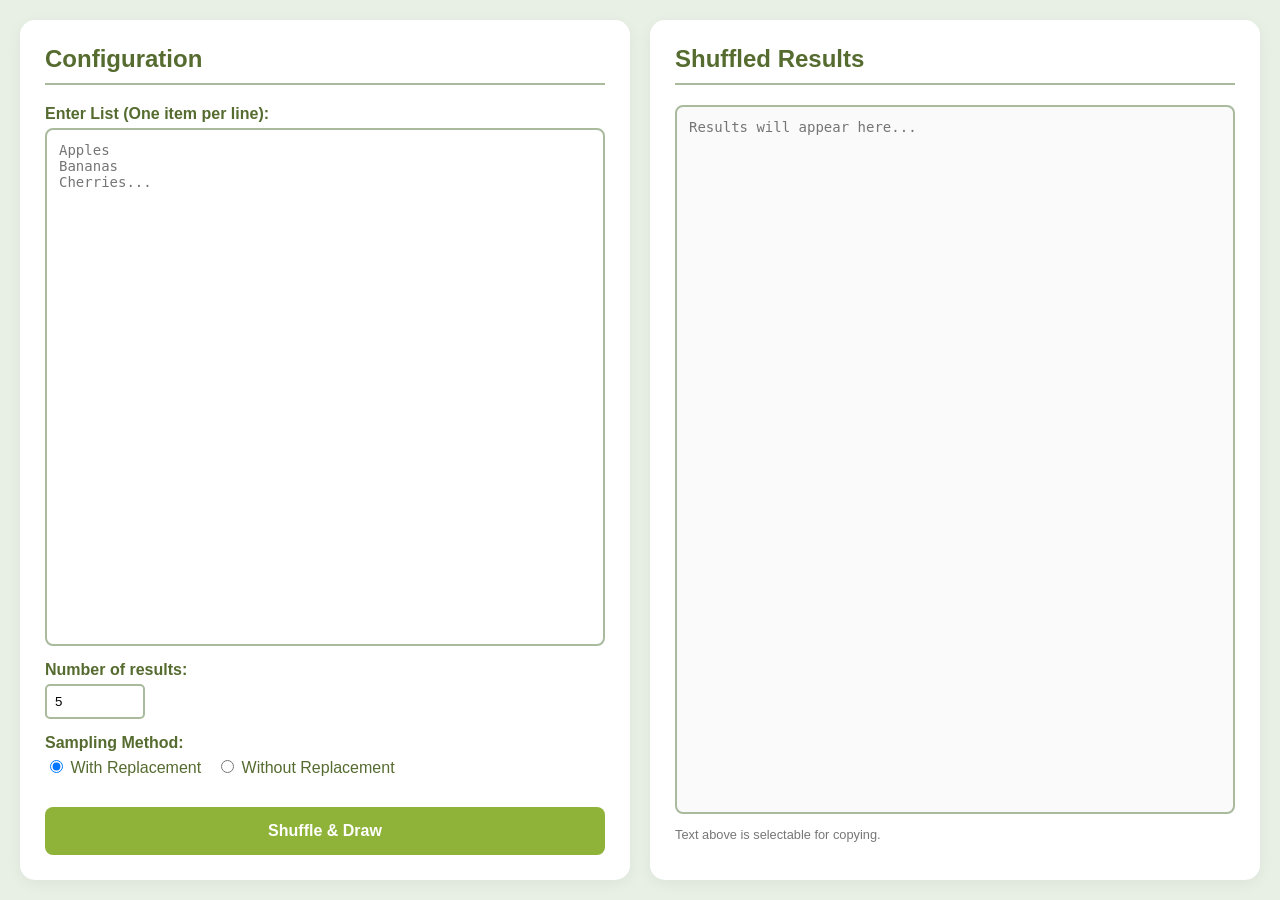
<file: Shuffle/index.html>
<!DOCTYPE html>
<html lang="en">
<head>
    <meta charset="UTF-8">
    <meta name="viewport" content="width=device-width, initial-scale=1.0">
    <title>Matcha List Shuffler</title>
    <style>
        :root {
            --matcha-dark: #556b2f;
            --matcha-base: #a9ba9d;
            --matcha-light: #e8f0e6;
            --matcha-accent: #8fb339;
            --white: #ffffff;
        }

        body {
            font-family: 'Segoe UI', Tahoma, Geneva, Verdana, sans-serif;
            background-color: var(--matcha-light);
            margin: 0;
            display: flex;
            height: 100vh;
            color: #333;
        }

        /* Layout */
        .container {
            display: flex;
            width: 100%;
            gap: 20px;
            padding: 20px;
            box-sizing: border-box;
        }

        section {
            flex: 1;
            display: flex;
            flex-direction: column;
            background: var(--white);
            padding: 25px;
            border-radius: 15px;
            box-shadow: 0 4px 15px rgba(0,0,0,0.05);
        }

        h2 {
            color: var(--matcha-dark);
            margin-top: 0;
            border-bottom: 2px solid var(--matcha-base);
            padding-bottom: 10px;
        }

        /* Form Elements */
        .control-group {
            margin-bottom: 15px;
        }

        label {
            display: block;
            font-weight: bold;
            margin-bottom: 5px;
            color: var(--matcha-dark);
        }

        textarea {
            flex-grow: 1;
            width: 100%;
            padding: 12px;
            border: 2px solid var(--matcha-base);
            border-radius: 8px;
            resize: none;
            box-sizing: border-box;
            font-size: 14px;
            outline: none;
        }

        textarea:focus {
            border-color: var(--matcha-accent);
        }

        input[type="number"] {
            width: 80px;
            padding: 8px;
            border: 2px solid var(--matcha-base);
            border-radius: 5px;
        }

        .radio-group {
            display: flex;
            gap: 15px;
            align-items: center;
        }

        /* Button */
        button {
            background-color: var(--matcha-accent);
            color: white;
            border: none;
            padding: 15px;
            border-radius: 8px;
            font-size: 16px;
            font-weight: bold;
            cursor: pointer;
            transition: background 0.3s ease;
            margin-top: 10px;
        }

        button:hover {
            background-color: var(--matcha-dark);
        }

        /* Output specific */
        #output-list {
            background-color: #fafafa;
            color: #444;
            cursor: text;
        }
    </style>
</head>
<body>

<div class="container">
    <section id="input-panel">
        <h2>Configuration</h2>
        
        <div class="control-group" style="flex-grow: 1; display: flex; flex-direction: column;">
            <label for="input-list">Enter List (One item per line):</label>
            <textarea id="input-list" placeholder="Apples&#10;Bananas&#10;Cherries..."></textarea>
        </div>

        <div class="control-group">
            <label for="num-results">Number of results:</label>
            <input type="number" id="num-results" value="5" min="1">
        </div>

        <div class="control-group">
            <label>Sampling Method:</label>
            <div class="radio-group">
                <label style="font-weight: normal; display: inline;">
                    <input type="radio" name="replace" value="with" checked> With Replacement
                </label>
                <label style="font-weight: normal; display: inline;">
                    <input type="radio" name="replace" value="without"> Without Replacement
                </label>
            </div>
        </div>

        <button onclick="shuffleList()">Shuffle & Draw</button>
    </section>

    <section id="output-panel">
        <h2>Shuffled Results</h2>
        <textarea id="output-list" readonly placeholder="Results will appear here..."></textarea>
        <p style="font-size: 0.8em; color: #777;">Text above is selectable for copying.</p>
    </section>
</div>

<script>
    function shuffleList() {
        const input = document.getElementById('input-list').value.trim();
        const numToDraw = parseInt(document.getElementById('num-results').value);
        const replace = document.querySelector('input[name="replace"]:checked').value === 'with';
        const outputArea = document.getElementById('output-list');

        if (!input) {
            alert("Please enter some items first!");
            return;
        }

        let items = input.split('\n').map(item => item.trim()).filter(item => item !== "");
        let results = [];

        if (!replace && numToDraw > items.length) {
            alert("Cannot draw more items than available without replacement!");
            return;
        }

        if (replace) {
            // Random sampling with replacement
            for (let i = 0; i < numToDraw; i++) {
                const randomIndex = Math.floor(Math.random() * items.length);
                results.push(items[randomIndex]);
            }
        } else {
            // Fisher-Yates shuffle then slice for without replacement
            let pool = [...items];
            for (let i = pool.length - 1; i > 0; i--) {
                const j = Math.floor(Math.random() * (i + 1));
                [pool[i], pool[j]] = [pool[j], pool[i]];
            }
            results = pool.slice(0, numToDraw);
        }

        outputArea.value = results.join('\n');
    }
</script>

</body>
</html>
</file>
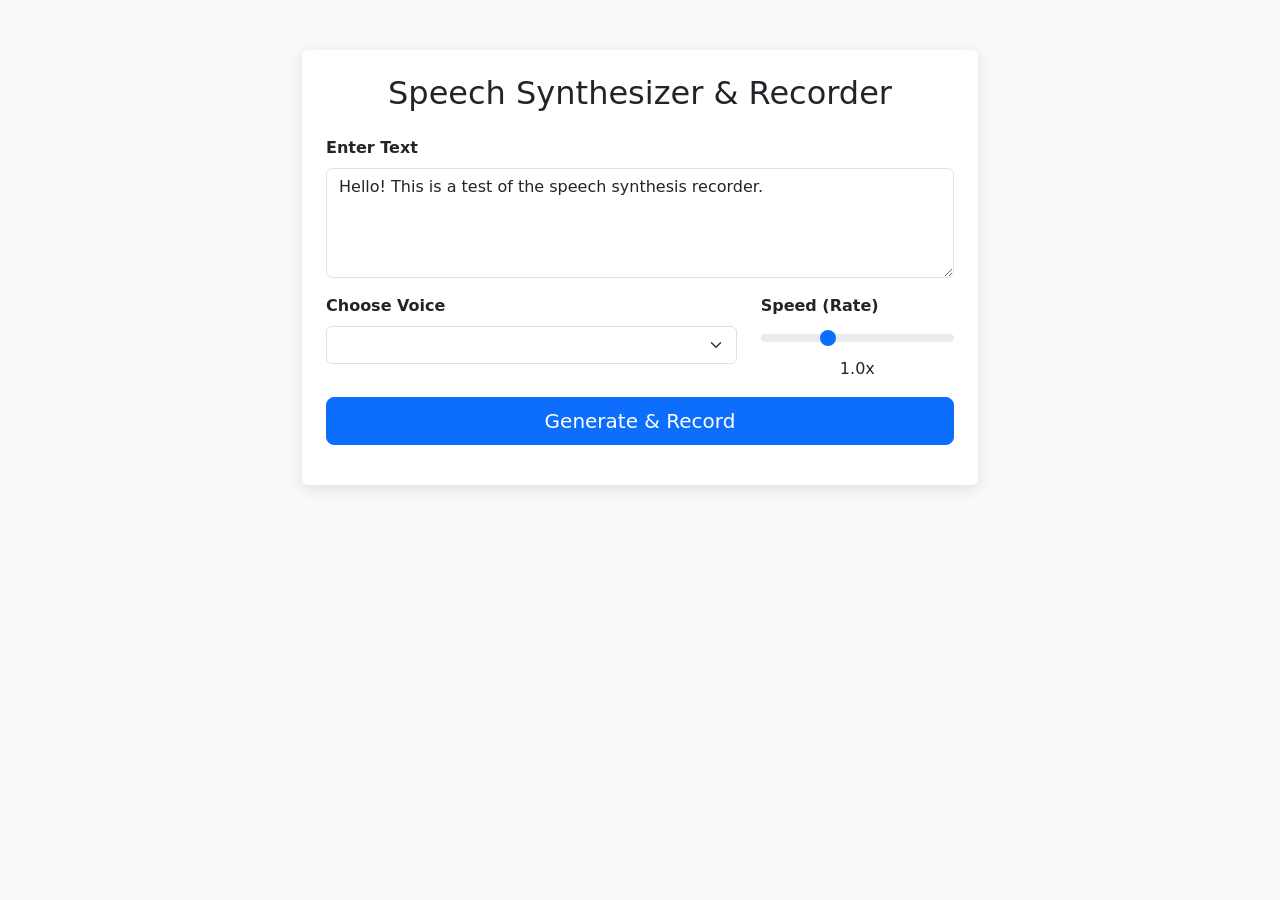
<file: TTS/index.html>
<!DOCTYPE html>
<html lang="en">
<head>
    <meta charset="UTF-8">
    <meta name="viewport" content="width=device-width, initial-scale=1.0">
    <title>AI Voice Recorder</title>
    <link href="https://cdn.jsdelivr.net/npm/bootstrap@5.3.0/dist/css/bootstrap.min.css" rel="stylesheet">
    <style>
        body { background-color: #f8f9fa; }
        .container { max-width: 700px; margin-top: 50px; }
        .card { border: none; box-shadow: 0 4px 15px rgba(0,0,0,0.1); }
        #audioContainer audio { width: 100%; margin-top: 20px; }
    </style>
</head>
<body>

<div class="container">
    <div class="card p-4">
        <h2 class="mb-4 text-center">Speech Synthesizer & Recorder</h2>
        
        <div class="mb-3">
            <label class="form-label fw-bold">Enter Text</label>
            <textarea id="textInput" class="form-rows form-control" rows="4">Hello! This is a test of the speech synthesis recorder.</textarea>
        </div>

        <div class="row">
            <div class="col-md-8 mb-3">
                <label class="form-label fw-bold">Choose Voice</label>
                <select id="voiceSelect" class="form-select"></select>
            </div>
            <div class="col-md-4 mb-3">
                <label class="form-label fw-bold">Speed (Rate)</label>
                <input type="range" class="form-range" id="rateInput" min="0.5" max="2" step="0.1" value="1">
                <div class="text-center" id="rateValue">1.0x</div>
            </div>
        </div>

        <div class="d-grid gap-2">
            <button id="recordBtn" class="btn btn-primary btn-lg">Generate & Record</button>
            <a id="downloadBtn" class="btn btn-success d-none">Download Audio (.webm)</a>
        </div>

        <div id="status" class="mt-3 text-center text-muted small"></div>
    </div>
</div>

<script>
/** * SPEECH SYNTHESIS RECORDER CLASS (Provided by User)
 */
class SpeechSynthesisRecorder {
  constructor({ text = '', utteranceOptions = {}, recorderOptions = {}, dataType = '' }) {
    if (text === '') throw new Error('no words to synthesize')
    this.dataType = dataType
    this.text = text
    this.mimeType = MediaRecorder.isTypeSupported('audio/webm; codecs=opus') ? 'audio/webm; codecs=opus' : 'audio/ogg; codecs=opus'
    this.utterance = new SpeechSynthesisUtterance(this.text)
    this.speechSynthesis = window.speechSynthesis
    this.mediaStream_ = new MediaStream()
    this.mediaRecorder = new MediaRecorder(this.mediaStream_, {
      mimeType: this.mimeType,
      bitsPerSecond: 256 * 8 * 1024
    })
    this.audioContext = new AudioContext()
    this.chunks = []
    
    // Setup Utterance
    let { voice, lang, rate, pitch, volume } = utteranceOptions;
    if (voice) {
        const selectedVoice = this.speechSynthesis.getVoices().find(v => v.name === voice);
        if(selectedVoice) this.utterance.voice = selectedVoice;
    }
    Object.assign(this.utterance, { lang, rate, pitch, volume });
  }

  start() {
    return navigator.mediaDevices.getUserMedia({ audio: true })
      .then(stream => {
        const track = stream.getAudioTracks()[0]
        this.mediaStream_.addTrack(track)
        
        this.mediaRecorder.ondataavailable = event => {
          if (event.data.size > 0) this.chunks.push(event.data);
        }

        return new Promise(resolve => {
          this.mediaRecorder.onstop = () => {
            track.stop()
            resolve(this)
          }
          this.mediaRecorder.start()
          this.utterance.onend = () => this.mediaRecorder.stop()
          this.speechSynthesis.speak(this.utterance)
        })
      })
  }

  blob() {
    return Promise.resolve(new Blob(this.chunks, { type: this.mimeType }));
  }
}

/**
 * UI CONTROLLER
 */
const voiceSelect = document.getElementById('voiceSelect');
const rateInput = document.getElementById('rateInput');
const rateValue = document.getElementById('rateValue');
const recordBtn = document.getElementById('recordBtn');
const downloadBtn = document.getElementById('downloadBtn');
const textInput = document.getElementById('textInput');
const status = document.getElementById('status');

// Load Voices
function loadVoices() {
    const voices = window.speechSynthesis.getVoices();
    voiceSelect.innerHTML = voices
        .map(v => `<option value="${v.name}">${v.name} (${v.lang})</option>`)
        .join('');
}
window.speechSynthesis.onvoiceschanged = loadVoices;
loadVoices();

// Update Rate Label
rateInput.addEventListener('input', () => {
    rateValue.innerText = rateInput.value + 'x';
});

// Handle Recording
recordBtn.addEventListener('click', async () => {
    try {
        status.innerText = "Recording... Please remain quiet (capturing audio stream).";
        recordBtn.disabled = true;
        downloadBtn.classList.add('d-none');

        const recorder = new SpeechSynthesisRecorder({
            text: textInput.value,
            utteranceOptions: {
                voice: voiceSelect.value,
                rate: parseFloat(rateInput.value),
				pitch: 1,
				volume: 1
            }
        });

        await recorder.start();
        const blob = await recorder.blob();
        
        // Create Download Link
        const url = URL.createObjectURL(blob);
        downloadBtn.href = url;
        downloadBtn.download = `speech_${Date.now()}.webm`;
        downloadBtn.classList.remove('d-none');
        
        status.innerText = "Done! Click green button to save.";
    } catch (err) {
        console.error(err);
        status.innerText = "Error: " + err.message;
    } finally {
        recordBtn.disabled = false;
    }
});
</script>

</body>
</html>
</file>
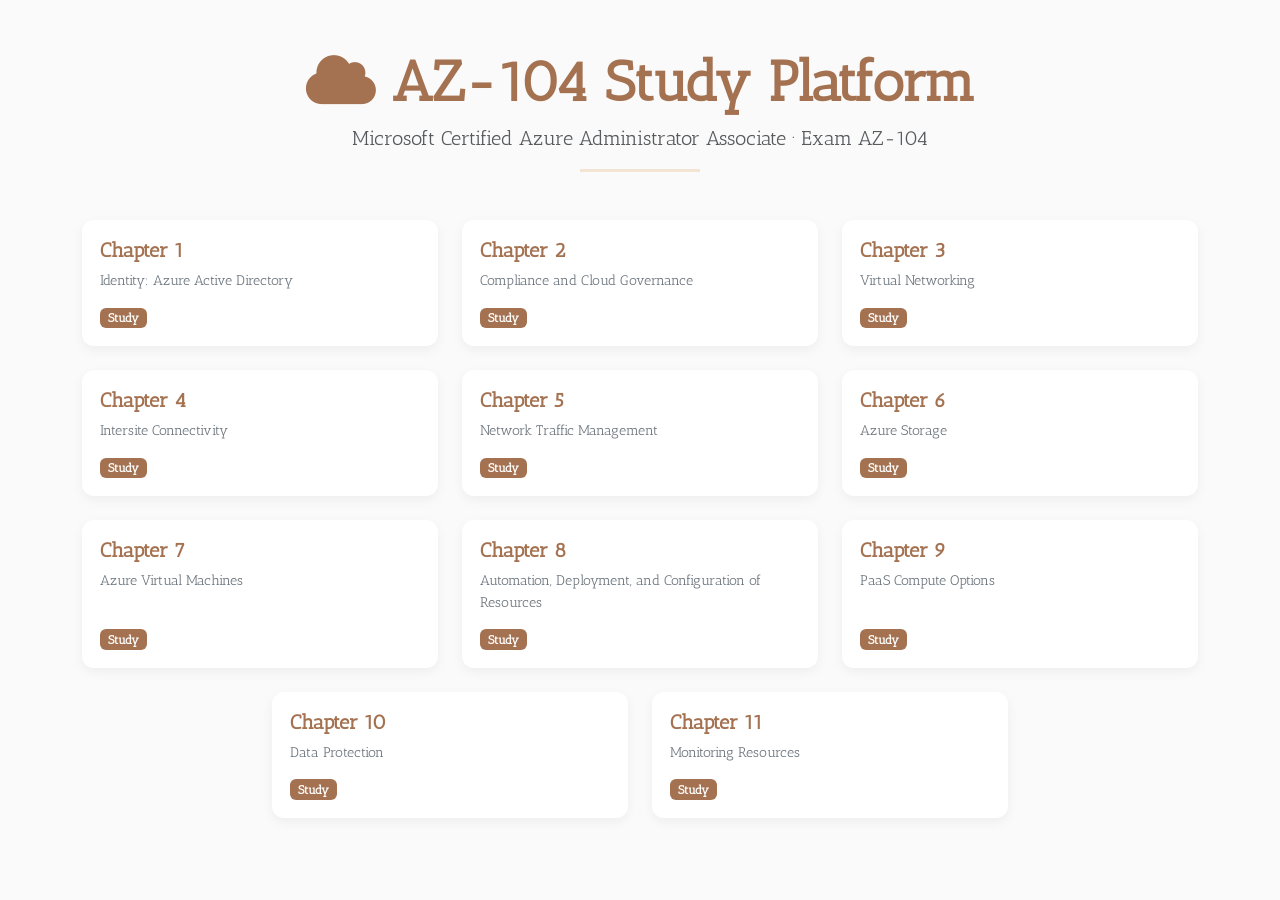
<file: certification/az-104/index.html>
<!DOCTYPE html>
<html lang="en">
<head>
    <meta charset="UTF-8" />
    <meta name="viewport" content="width=device-width, initial-scale=1.0" />
    <title>AZ-104 Exam Study Platform</title>

    <!-- Bootstrap 5 CSS CDN -->
    <link href="https://cdn.jsdelivr.net/npm/bootstrap@5.3.2/dist/css/bootstrap.min.css" rel="stylesheet" />

    <!-- Google Fonts: Antic Slab -->
    <link rel="preconnect" href="https://fonts.googleapis.com" />
    <link rel="preconnect" href="https://fonts.gstatic.com" crossorigin />
    <link href="https://fonts.googleapis.com/css2?family=Antic+Slab&display=swap" rel="stylesheet" />

    <!-- Font Awesome 6 (free) for icons -->
    <link rel="stylesheet" href="https://cdnjs.cloudflare.com/ajax/libs/font-awesome/6.0.0-beta3/css/all.min.css" />

    <!-- Custom Stylesheet -->
    <link rel="stylesheet" href="styles.css" />
</head>
<body>

    <!-- ========================== VIEW A: CHAPTER SELECTION ========================== -->
    <div id="view-chapters" class="view-container active">
        <div class="container py-5">
            <div class="text-center mb-5">
                <h1 class="display-4 fw-bold" style="color: #A47251;">
                    <i class="fas fa-cloud me-3"></i>AZ-104 Study Platform
                </h1>
                <p class="lead text-muted">Microsoft Certified Azure Administrator Associate · Exam AZ-104</p>
                <hr class="mx-auto" style="width: 120px; border-color: #DD9E59; border-width: 3px;" />
            </div>

            <div class="row g-4" id="chapter-grid">
                <!-- Cards will be injected by JavaScript -->
            </div>
        </div>
    </div>

    <!-- ========================== VIEW B: SPLIT-SCREEN VIEWPORT ========================== -->
    <div id="view-split" class="view-container">
        <!-- Fixed Header -->
        <header id="split-header" class="d-flex align-items-center justify-content-between px-4 py-2 shadow-sm">
            <div class="d-flex align-items-center gap-3">
                <button id="btn-back" class="btn btn-outline-secondary btn-sm rounded-pill px-3">
                    <i class="fas fa-arrow-left me-1"></i> Back to Chapters
                </button>
                <div id="header-meta" class="d-flex align-items-center gap-3 flex-wrap">
                    <span class="badge bg-primary-accent fs-6">Ch. <span id="meta-chapter">—</span></span>
                    <span id="meta-title" class="fw-semibold fs-5" style="color: #1A1A1A;">—</span>
                    <span class="text-muted small">|</span>
                    <span class="text-muted small" id="meta-source">—</span>
                    <span class="text-muted small" id="meta-version">—</span>
                </div>
            </div>
            <div id="header-score" class="text-muted small">
                <i class="fas fa-check-circle text-success me-1"></i>
                <span id="score-display">0 / 0</span>
            </div>
        </header>

        <!-- Split Viewport -->
        <div id="split-body" class="d-flex">
            <!-- LEFT COLUMN: Knowledge Base -->
            <div id="col-knowledge" class="split-col col-knowledge p-4 overflow-auto">
                <h5 class="section-title"><i class="fas fa-book-open me-2"></i>Knowledge Base</h5>
                <div id="knowledge-content">
                    <!-- Injected by JavaScript -->
                </div>
            </div>

            <!-- RIGHT COLUMN: Quiz Engine -->
            <div id="col-quiz" class="split-col col-quiz p-4 overflow-auto">
                <h5 class="section-title"><i class="fas fa-puzzle-piece me-2"></i>Quiz Engine</h5>
                <div id="quiz-content">
                    <!-- Injected by JavaScript -->
                </div>
            </div>
        </div>
    </div>

    <!-- Bootstrap 5 Bundle JS CDN -->
    <script src="https://cdn.jsdelivr.net/npm/bootstrap@5.3.2/dist/js/bootstrap.bundle.min.js">
    </script>
    <!-- Custom Application Script -->
    <script src="app.js"></script>
</body>
</html>
</file>
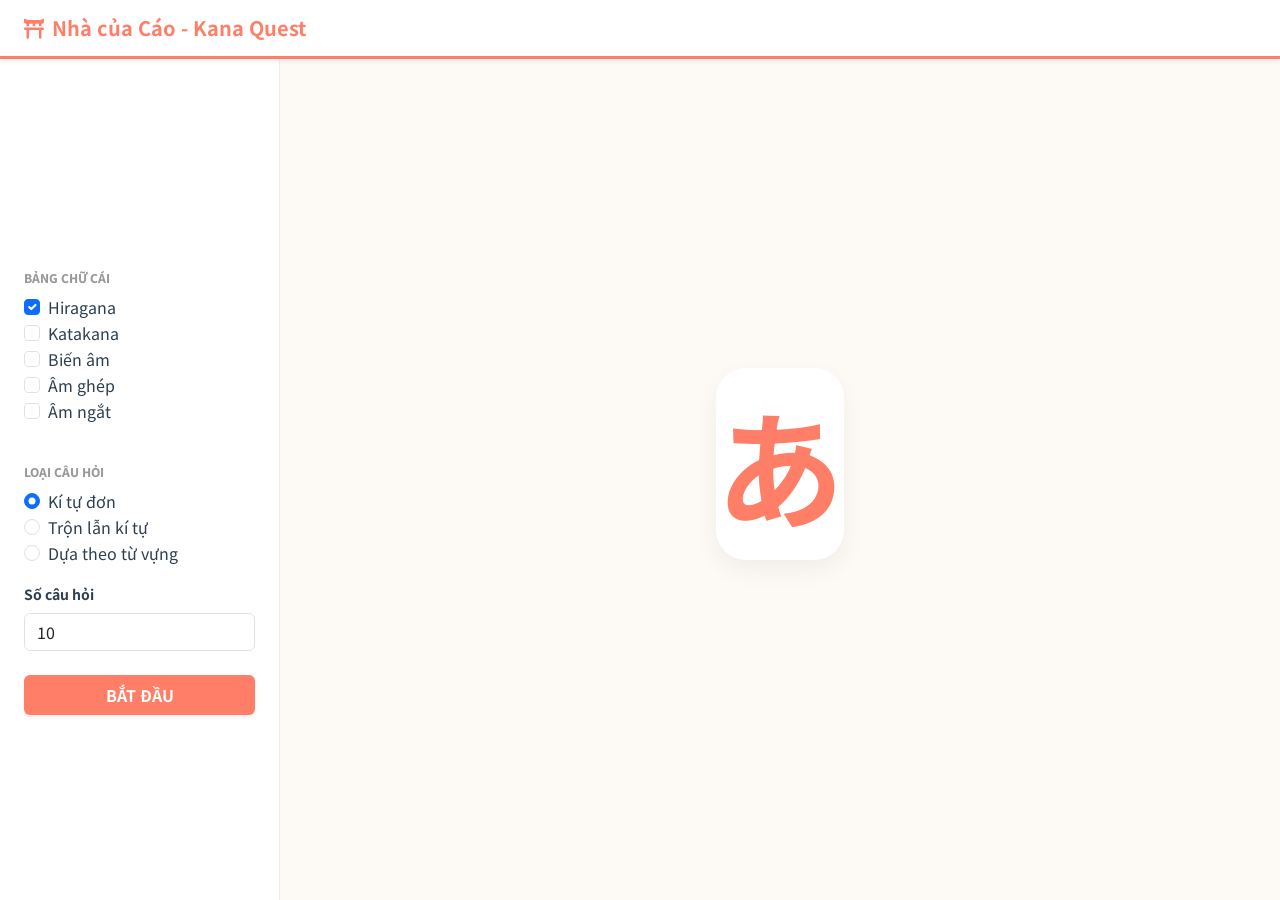
<file: KanaQuest/KanaQuest.html>
<!DOCTYPE html>
<html lang="vi">

<head>
    <meta charset="UTF-8">
    <meta name="viewport" content="width=device-width, initial-scale=1.0">
    <title>Nhà của Cáo - Kana Quest</title>

    <link href="https://cdn.jsdelivr.net/npm/bootstrap@5.3.0/dist/css/bootstrap.min.css" rel="stylesheet">
    <link href="https://cdnjs.cloudflare.com/ajax/libs/font-awesome/6.4.0/css/all.min.css" rel="stylesheet">
    <link
        href="https://fonts.googleapis.com/css2?family=Lexend:wght@400;700&family=Noto+Sans+JP:wght@400;700&display=swap"
        rel="stylesheet">

    <style>
        :root {
            --primary: #ff7e67;
            /* Soft Coral */
            --secondary: #60b2b8;
            /* Soft Teal */
            --bg-light: #fdfaf6;
            --text-dark: #2c3e50;
        }

        body {
            font-family: 'Noto Sans JP', 'Lexend', sans-serif;
            background-color: var(--bg-light);
            height: 100vh;
            display: flex;
            flex-direction: column;
            color: var(--text-dark);
        }

        /* Clean Header */
        .navbar {
            background-color: white !important;
            border-bottom: 3px solid var(--primary);
        }

        .navbar-brand {
            color: var(--primary) !important;
            font-weight: 700;
        }

        /* Sidebar & Main Layout */
        .sidebar {
            width: 280px;
            background: white;
            padding: 1.5rem;
            border-right: 1px solid #eee;
        }

        .main-content {
            flex-grow: 1;
            display: flex;
            flex-direction: column;
            align-items: center;
            justify-content: center;
            padding: 2rem;
        }

        /* The "Card" Look */
        #question-area {
            font-size: 8rem;
            font-weight: 700;
            background: white;
            display: flex;
            align-items: center;
            justify-content: center;
            border-radius: 30px;
            box-shadow: 0 10px 25px rgba(0, 0, 0, 0.05);
            margin-bottom: 2rem;
            color: var(--primary);
        }

        /* Buttons & Inputs */
        .btn-primary {
            background-color: var(--primary);
            border: none;
        }

        .btn-primary:hover {
            background-color: #ff6b52;
        }

        .mcq-grid {
            display: grid;
            grid-template-columns: 1fr 1fr;
            gap: 12px;
            width: 100%;
            max-width: 500px;
        }

        .btn-outline-dark {
            border: 2px solid #eee;
            background: white;
            transition: all 0.2s ease;
        }

        .btn-outline-dark:hover,
        .active {
            background-color: var(--secondary) !important;
            color: white !important;
            border-color: var(--secondary) !important;
            transform: translateY(-2px);
        }

        .section-label {
            font-size: 0.75rem;
            font-weight: 800;
            color: #999;
            text-transform: uppercase;
            margin: 1.5rem 0 0.5rem;
        }

        .hidden {
            display: none !important;
        }
    </style>
</head>

<body>

    <nav class="navbar px-4 shadow-sm">
        <a class="navbar-brand" href="#">
            <i class="fa-solid fa-torii-gate me-2"></i><span>Nhà của Cáo - Kana Quest</span>
        </a>
    </nav>

    <div class="d-flex flex-grow-1 overflow-hidden">
        <aside class="sidebar overflow-auto d-flex flex-column justify-content-center">
            <div class="section-label">Bảng chữ cái</div>
            <div class="form-check"><input class="form-check-input" type="checkbox" id="hiragana" checked><label
                    class="form-check-label">Hiragana</label></div>
            <div class="form-check"><input class="form-check-input" type="checkbox" id="katakana"><label
                    class="form-check-label">Katakana</label></div>
            <div class="form-check"><input class="form-check-input" type="checkbox" id="dakuten"><label
                    class="form-check-label">Biến âm</label></div>
            <div class="form-check"><input class="form-check-input" type="checkbox" id="combo"><label
                    class="form-check-label">Âm ghép</label></div>
            <div class="form-check mb-3"><input class="form-check-input" type="checkbox" id="sokuon"><label
                    class="form-check-label">Âm ngắt</label></div>

            <div class="section-label">Loại câu hỏi</div>
            <div class="form-check"><input class="form-check-input" type="radio" name="quizType" id="single"
                    checked><label class="form-check-label">Kí tự đơn</label></div>
            <div class="form-check"><input class="form-check-input" type="radio" name="quizType" id="mixed"><label
                    class="form-check-label">Trộn lẫn kí tự</label></div>
            <div class="form-check mb-3"><input class="form-check-input" type="radio" name="quizType"
                    id="vocabulary"><label class="form-check-label">Dựa theo từ vựng</label></div>

            <div class="mb-4">
                <label class="form-label small fw-bold">Số câu hỏi</label>
                <input type="number" class="form-control" id="quizLimit" value="10">
            </div>

            <button class="btn btn-primary w-100 fw-bold py-2 shadow-sm" id="startBtn">BẮT ĐẦU</button>
        </aside>

        <main class="main-content">
            <div id="question-area">あ</div>

            <div class="answer-section w-100 d-flex justify-content-center">
                <div id="mcq-view" class="mcq-grid">
                </div>

                <div id="written-view" class="w-100 max-width-500 hidden" style="max-width: 500px;">
                    <input type="text" class="form-control form-control-lg text-center" placeholder="Nhập Romaji...">
                </div>
            </div>

            <div id="navigation-controls" class="mt-5 d-flex gap-3 hidden">
                <button id="prevBtn" class="btn btn-light border px-4"><i class="fa-solid fa-chevron-left"></i></button>
                <button id="checkBtn" class="btn btn-success px-5 fw-bold shadow-sm">Kiểm tra đáp án</button>
                <button id="nextBtn" class="btn btn-light border px-4"><i
                        class="fa-solid fa-chevron-right"></i></button>
            </div>
        </main>
    </div>

    <div class="modal fade" id="feedbackModal" tabindex="-1">
        <div class="modal-dialog modal-dialog-centered">
            <div class="modal-content border-0 shadow-lg">
                <div id="modal-header-bg" class="modal-header text-white border-0">
                    <h5 class="modal-title">Kết quả</h5>
                    <button type="button" class="btn-close btn-close-white" data-bs-dismiss="modal"></button>
                </div>
                <div class="modal-body text-center py-5">
                    <div id="modalIcon" class="mb-3 fs-1"></div>
                    <p id="modalMessage" class="fs-4"></p>
                </div>
                <div class="modal-footer justify-content-center border-0 pb-4">
                    <button type="button" class="btn btn-light px-4" data-bs-dismiss="modal">Đóng</button>
                    <button type="button" class="btn btn-primary px-4" id="modalNextBtn">Câu tiếp theo</button>
                </div>
            </div>
        </div>
    </div>

    <script src="https://cdn.jsdelivr.net/npm/bootstrap@5.3.0/dist/js/bootstrap.bundle.min.js"></script>
    <script>
        /**
        * 1. CONSTANTS & DATA
        */
        const KANA_DATA = {
            characters: [{ "kana": "あ", "romaji": "a", "script": "hiragana", "tags": [] }, { "kana": "い", "romaji": "i", "script": "hiragana", "tags": [] }, { "kana": "う", "romaji": "u", "script": "hiragana", "tags": [] }, { "kana": "え", "romaji": "e", "script": "hiragana", "tags": [] }, { "kana": "お", "romaji": "o", "script": "hiragana", "tags": [] }, { "kana": "か", "romaji": "ka", "script": "hiragana", "tags": [] }, { "kana": "き", "romaji": "ki", "script": "hiragana", "tags": [] }, { "kana": "く", "romaji": "ku", "script": "hiragana", "tags": [] }, { "kana": "け", "romaji": "ke", "script": "hiragana", "tags": [] }, { "kana": "こ", "romaji": "ko", "script": "hiragana", "tags": [] }, { "kana": "さ", "romaji": "sa", "script": "hiragana", "tags": [] }, { "kana": "し", "romaji": "shi", "script": "hiragana", "tags": [] }, { "kana": "す", "romaji": "su", "script": "hiragana", "tags": [] }, { "kana": "せ", "romaji": "se", "script": "hiragana", "tags": [] }, { "kana": "そ", "romaji": "so", "script": "hiragana", "tags": [] }, { "kana": "た", "romaji": "ta", "script": "hiragana", "tags": [] }, { "kana": "ち", "romaji": "chi", "script": "hiragana", "tags": [] }, { "kana": "つ", "romaji": "tsu", "script": "hiragana", "tags": [] }, { "kana": "て", "romaji": "te", "script": "hiragana", "tags": [] }, { "kana": "と", "romaji": "to", "script": "hiragana", "tags": [] }, { "kana": "な", "romaji": "na", "script": "hiragana", "tags": [] }, { "kana": "に", "romaji": "ni", "script": "hiragana", "tags": [] }, { "kana": "ぬ", "romaji": "nu", "script": "hiragana", "tags": [] }, { "kana": "ね", "romaji": "ne", "script": "hiragana", "tags": [] }, { "kana": "の", "romaji": "no", "script": "hiragana", "tags": [] }, { "kana": "は", "romaji": "ha", "script": "hiragana", "tags": [] }, { "kana": "ひ", "romaji": "hi", "script": "hiragana", "tags": [] }, { "kana": "ふ", "romaji": "fu", "script": "hiragana", "tags": [] }, { "kana": "へ", "romaji": "he", "script": "hiragana", "tags": [] }, { "kana": "ほ", "romaji": "ho", "script": "hiragana", "tags": [] }, { "kana": "ま", "romaji": "ma", "script": "hiragana", "tags": [] }, { "kana": "み", "romaji": "mi", "script": "hiragana", "tags": [] }, { "kana": "む", "romaji": "mu", "script": "hiragana", "tags": [] }, { "kana": "め", "romaji": "me", "script": "hiragana", "tags": [] }, { "kana": "も", "romaji": "mo", "script": "hiragana", "tags": [] }, { "kana": "や", "romaji": "ya", "script": "hiragana", "tags": [] }, { "kana": "ゆ", "romaji": "yu", "script": "hiragana", "tags": [] }, { "kana": "よ", "romaji": "yo", "script": "hiragana", "tags": [] }, { "kana": "ら", "romaji": "ra", "script": "hiragana", "tags": [] }, { "kana": "り", "romaji": "ri", "script": "hiragana", "tags": [] }, { "kana": "る", "romaji": "ru", "script": "hiragana", "tags": [] }, { "kana": "れ", "romaji": "re", "script": "hiragana", "tags": [] }, { "kana": "ろ", "romaji": "ro", "script": "hiragana", "tags": [] }, { "kana": "わ", "romaji": "wa", "script": "hiragana", "tags": [] }, { "kana": "を", "romaji": "wo", "script": "hiragana", "tags": [] }, { "kana": "ん", "romaji": "n", "script": "hiragana", "tags": [] }, { "kana": "が", "romaji": "ga", "script": "hiragana", "tags": ["dakuten"] }, { "kana": "ぎ", "romaji": "gi", "script": "hiragana", "tags": ["dakuten"] }, { "kana": "ぐ", "romaji": "gu", "script": "hiragana", "tags": ["dakuten"] }, { "kana": "げ", "romaji": "ge", "script": "hiragana", "tags": ["dakuten"] }, { "kana": "ご", "romaji": "go", "script": "hiragana", "tags": ["dakuten"] }, { "kana": "ざ", "romaji": "za", "script": "hiragana", "tags": ["dakuten"] }, { "kana": "じ", "romaji": "ji", "script": "hiragana", "tags": ["dakuten"] }, { "kana": "ず", "romaji": "zu", "script": "hiragana", "tags": ["dakuten"] }, { "kana": "ぜ", "romaji": "ze", "script": "hiragana", "tags": ["dakuten"] }, { "kana": "ぞ", "romaji": "zo", "script": "hiragana", "tags": ["dakuten"] }, { "kana": "だ", "romaji": "da", "script": "hiragana", "tags": ["dakuten"] }, { "kana": "ぢ", "romaji": "di", "script": "hiragana", "tags": ["dakuten"] }, { "kana": "づ", "romaji": "du", "script": "hiragana", "tags": ["dakuten"] }, { "kana": "で", "romaji": "de", "script": "hiragana", "tags": ["dakuten"] }, { "kana": "ど", "romaji": "do", "script": "hiragana", "tags": ["dakuten"] }, { "kana": "ば", "romaji": "ba", "script": "hiragana", "tags": ["dakuten"] }, { "kana": "び", "romaji": "bi", "script": "hiragana", "tags": ["dakuten"] }, { "kana": "ぶ", "romaji": "bu", "script": "hiragana", "tags": ["dakuten"] }, { "kana": "べ", "romaji": "be", "script": "hiragana", "tags": ["dakuten"] }, { "kana": "ぼ", "romaji": "bo", "script": "hiragana", "tags": ["dakuten"] }, { "kana": "ぱ", "romaji": "pa", "script": "hiragana", "tags": ["dakuten"] }, { "kana": "ぴ", "romaji": "pi", "script": "hiragana", "tags": ["dakuten"] }, { "kana": "ぷ", "romaji": "pu", "script": "hiragana", "tags": ["dakuten"] }, { "kana": "ぺ", "romaji": "pe", "script": "hiragana", "tags": ["dakuten"] }, { "kana": "ぽ", "romaji": "po", "script": "hiragana", "tags": ["dakuten"] }, { "kana": "きゃ", "romaji": "kya", "script": "hiragana", "tags": ["combination"] }, { "kana": "きゅ", "romaji": "kyu", "script": "hiragana", "tags": ["combination"] }, { "kana": "きょ", "romaji": "kyo", "script": "hiragana", "tags": ["combination"] }, { "kana": "しゃ", "romaji": "sha", "script": "hiragana", "tags": ["combination"] }, { "kana": "しゅ", "romaji": "shu", "script": "hiragana", "tags": ["combination"] }, { "kana": "しょ", "romaji": "sho", "script": "hiragana", "tags": ["combination"] }, { "kana": "ちゃ", "romaji": "cha", "script": "hiragana", "tags": ["combination"] }, { "kana": "ちゅ", "romaji": "chu", "script": "hiragana", "tags": ["combination"] }, { "kana": "ちょ", "romaji": "cho", "script": "hiragana", "tags": ["combination"] }, { "kana": "にゃ", "romaji": "nya", "script": "hiragana", "tags": ["combination"] }, { "kana": "にゅ", "romaji": "nyu", "script": "hiragana", "tags": ["combination"] }, { "kana": "にょ", "romaji": "nyo", "script": "hiragana", "tags": ["combination"] }, { "kana": "ひゃ", "romaji": "hya", "script": "hiragana", "tags": ["combination"] }, { "kana": "ひゅ", "romaji": "hyu", "script": "hiragana", "tags": ["combination"] }, { "kana": "ひょ", "romaji": "hyo", "script": "hiragana", "tags": ["combination"] }, { "kana": "みゃ", "romaji": "mya", "script": "hiragana", "tags": ["combination"] }, { "kana": "みゅ", "romaji": "myu", "script": "hiragana", "tags": ["combination"] }, { "kana": "みょ", "romaji": "myo", "script": "hiragana", "tags": ["combination"] }, { "kana": "りゃ", "romaji": "rya", "script": "hiragana", "tags": ["combination"] }, { "kana": "りゅ", "romaji": "ryu", "script": "hiragana", "tags": ["combination"] }, { "kana": "りょ", "romaji": "ryo", "script": "hiragana", "tags": ["combination"] }, { "kana": "ぎゃ", "romaji": "gya", "script": "hiragana", "tags": ["dakuten", "combination"] }, { "kana": "ぎゅ", "romaji": "gyu", "script": "hiragana", "tags": ["dakuten", "combination"] }, { "kana": "ぎょ", "romaji": "gyo", "script": "hiragana", "tags": ["dakuten", "combination"] }, { "kana": "じゃ", "romaji": "ja", "script": "hiragana", "tags": ["dakuten", "combination"] }, { "kana": "じゅ", "romaji": "ju", "script": "hiragana", "tags": ["dakuten", "combination"] }, { "kana": "じょ", "romaji": "jo", "script": "hiragana", "tags": ["dakuten", "combination"] }, { "kana": "びゃ", "romaji": "bya", "script": "hiragana", "tags": ["dakuten", "combination"] }, { "kana": "びゅ", "romaji": "byu", "script": "hiragana", "tags": ["dakuten", "combination"] }, { "kana": "びょ", "romaji": "byo", "script": "hiragana", "tags": ["dakuten", "combination"] }, { "kana": "ぴゃ", "romaji": "pya", "script": "hiragana", "tags": ["dakuten", "combination"] }, { "kana": "ぴゅ", "romaji": "pyu", "script": "hiragana", "tags": ["dakuten", "combination"] }, { "kana": "ぴょ", "romaji": "pyo", "script": "hiragana", "tags": ["dakuten", "combination"] }, { "kana": "っか", "romaji": "kka", "script": "hiragana", "tags": ["sokuon"] }, { "kana": "っき", "romaji": "kki", "script": "hiragana", "tags": ["sokuon"] }, { "kana": "っく", "romaji": "kku", "script": "hiragana", "tags": ["sokuon"] }, { "kana": "っけ", "romaji": "kke", "script": "hiragana", "tags": ["sokuon"] }, { "kana": "っこ", "romaji": "kko", "script": "hiragana", "tags": ["sokuon"] }, { "kana": "っさ", "romaji": "ssa", "script": "hiragana", "tags": ["sokuon"] }, { "kana": "っし", "romaji": "sshi", "script": "hiragana", "tags": ["sokuon"] }, { "kana": "っす", "romaji": "ssu", "script": "hiragana", "tags": ["sokuon"] }, { "kana": "っせ", "romaji": "sse", "script": "hiragana", "tags": ["sokuon"] }, { "kana": "っそ", "romaji": "sso", "script": "hiragana", "tags": ["sokuon"] }, { "kana": "った", "romaji": "tta", "script": "hiragana", "tags": ["sokuon"] }, { "kana": "っち", "romaji": "cchi", "script": "hiragana", "tags": ["sokuon"] }, { "kana": "っつ", "romaji": "ttsu", "script": "hiragana", "tags": ["sokuon"] }, { "kana": "って", "romaji": "tte", "script": "hiragana", "tags": ["sokuon"] }, { "kana": "っと", "romaji": "tto", "script": "hiragana", "tags": ["sokuon"] }, { "kana": "っは", "romaji": "hha", "script": "hiragana", "tags": ["sokuon"] }, { "kana": "っひ", "romaji": "hhi", "script": "hiragana", "tags": ["sokuon"] }, { "kana": "っふ", "romaji": "ffu", "script": "hiragana", "tags": ["sokuon"] }, { "kana": "っへ", "romaji": "hhe", "script": "hiragana", "tags": ["sokuon"] }, { "kana": "っほ", "romaji": "hho", "script": "hiragana", "tags": ["sokuon"] }, { "kana": "っま", "romaji": "mma", "script": "hiragana", "tags": ["sokuon"] }, { "kana": "っみ", "romaji": "mmi", "script": "hiragana", "tags": ["sokuon"] }, { "kana": "っむ", "romaji": "mmu", "script": "hiragana", "tags": ["sokuon"] }, { "kana": "っめ", "romaji": "mme", "script": "hiragana", "tags": ["sokuon"] }, { "kana": "っも", "romaji": "mmo", "script": "hiragana", "tags": ["sokuon"] }, { "kana": "っら", "romaji": "rra", "script": "hiragana", "tags": ["sokuon"] }, { "kana": "っり", "romaji": "rri", "script": "hiragana", "tags": ["sokuon"] }, { "kana": "っる", "romaji": "rru", "script": "hiragana", "tags": ["sokuon"] }, { "kana": "っれ", "romaji": "rre", "script": "hiragana", "tags": ["sokuon"] }, { "kana": "っろ", "romaji": "rro", "script": "hiragana", "tags": ["sokuon"] }, { "kana": "っわ", "romaji": "wwa", "script": "hiragana", "tags": ["sokuon"] }, { "kana": "っが", "romaji": "gga", "script": "hiragana", "tags": ["dakuten", "sokuon"] }, { "kana": "っぎ", "romaji": "ggi", "script": "hiragana", "tags": ["dakuten", "sokuon"] }, { "kana": "っぐ", "romaji": "ggu", "script": "hiragana", "tags": ["dakuten", "sokuon"] }, { "kana": "っげ", "romaji": "gge", "script": "hiragana", "tags": ["dakuten", "sokuon"] }, { "kana": "っご", "romaji": "ggo", "script": "hiragana", "tags": ["dakuten", "sokuon"] }, { "kana": "っざ", "romaji": "zza", "script": "hiragana", "tags": ["dakuten", "sokuon"] }, { "kana": "っじ", "romaji": "jji", "script": "hiragana", "tags": ["dakuten", "sokuon"] }, { "kana": "っず", "romaji": "zzu", "script": "hiragana", "tags": ["dakuten", "sokuon"] }, { "kana": "っぜ", "romaji": "zze", "script": "hiragana", "tags": ["dakuten", "sokuon"] }, { "kana": "っぞ", "romaji": "zzo", "script": "hiragana", "tags": ["dakuten", "sokuon"] }, { "kana": "っだ", "romaji": "dda", "script": "hiragana", "tags": ["dakuten", "sokuon"] }, { "kana": "っぢ", "romaji": "ddi", "script": "hiragana", "tags": ["dakuten", "sokuon"] }, { "kana": "っづ", "romaji": "ddu", "script": "hiragana", "tags": ["dakuten", "sokuon"] }, { "kana": "っで", "romaji": "dde", "script": "hiragana", "tags": ["dakuten", "sokuon"] }, { "kana": "っど", "romaji": "ddo", "script": "hiragana", "tags": ["dakuten", "sokuon"] }, { "kana": "っば", "romaji": "bba", "script": "hiragana", "tags": ["dakuten", "sokuon"] }, { "kana": "っび", "romaji": "bbi", "script": "hiragana", "tags": ["dakuten", "sokuon"] }, { "kana": "っぶ", "romaji": "bbu", "script": "hiragana", "tags": ["dakuten", "sokuon"] }, { "kana": "っべ", "romaji": "bbe", "script": "hiragana", "tags": ["dakuten", "sokuon"] }, { "kana": "っぼ", "romaji": "bbo", "script": "hiragana", "tags": ["dakuten", "sokuon"] }, { "kana": "っぱ", "romaji": "ppa", "script": "hiragana", "tags": ["dakuten", "sokuon"] }, { "kana": "っぴ", "romaji": "ppi", "script": "hiragana", "tags": ["dakuten", "sokuon"] }, { "kana": "っぷ", "romaji": "ppu", "script": "hiragana", "tags": ["dakuten", "sokuon"] }, { "kana": "っぺ", "romaji": "ppe", "script": "hiragana", "tags": ["dakuten", "sokuon"] }, { "kana": "っぽ", "romaji": "ppo", "script": "hiragana", "tags": ["dakuten", "sokuon"] }, { "kana": "ア", "romaji": "a", "script": "katakana", "tags": [] }, { "kana": "イ", "romaji": "i", "script": "katakana", "tags": [] }, { "kana": "ウ", "romaji": "u", "script": "katakana", "tags": [] }, { "kana": "エ", "romaji": "e", "script": "katakana", "tags": [] }, { "kana": "オ", "romaji": "o", "script": "katakana", "tags": [] }, { "kana": "カ", "romaji": "ka", "script": "katakana", "tags": [] }, { "kana": "キ", "romaji": "ki", "script": "katakana", "tags": [] }, { "kana": "ク", "romaji": "ku", "script": "katakana", "tags": [] }, { "kana": "ケ", "romaji": "ke", "script": "katakana", "tags": [] }, { "kana": "コ", "romaji": "ko", "script": "katakana", "tags": [] }, { "kana": "サ", "romaji": "sa", "script": "katakana", "tags": [] }, { "kana": "シ", "romaji": "shi", "script": "katakana", "tags": [] }, { "kana": "ス", "romaji": "su", "script": "katakana", "tags": [] }, { "kana": "セ", "romaji": "se", "script": "katakana", "tags": [] }, { "kana": "ソ", "romaji": "so", "script": "katakana", "tags": [] }, { "kana": "タ", "romaji": "ta", "script": "katakana", "tags": [] }, { "kana": "チ", "romaji": "chi", "script": "katakana", "tags": [] }, { "kana": "ツ", "romaji": "tsu", "script": "katakana", "tags": [] }, { "kana": "テ", "romaji": "te", "script": "katakana", "tags": [] }, { "kana": "ト", "romaji": "to", "script": "katakana", "tags": [] }, { "kana": "ナ", "romaji": "na", "script": "katakana", "tags": [] }, { "kana": "ニ", "romaji": "ni", "script": "katakana", "tags": [] }, { "kana": "ヌ", "romaji": "nu", "script": "katakana", "tags": [] }, { "kana": "ネ", "romaji": "ne", "script": "katakana", "tags": [] }, { "kana": "ノ", "romaji": "no", "script": "katakana", "tags": [] }, { "kana": "ハ", "romaji": "ha", "script": "katakana", "tags": [] }, { "kana": "ヒ", "romaji": "hi", "script": "katakana", "tags": [] }, { "kana": "フ", "romaji": "fu", "script": "katakana", "tags": [] }, { "kana": "ヘ", "romaji": "he", "script": "katakana", "tags": [] }, { "kana": "ホ", "romaji": "ho", "script": "katakana", "tags": [] }, { "kana": "マ", "romaji": "ma", "script": "katakana", "tags": [] }, { "kana": "ミ", "romaji": "mi", "script": "katakana", "tags": [] }, { "kana": "ム", "romaji": "mu", "script": "katakana", "tags": [] }, { "kana": "メ", "romaji": "me", "script": "katakana", "tags": [] }, { "kana": "モ", "romaji": "mo", "script": "katakana", "tags": [] }, { "kana": "ヤ", "romaji": "ya", "script": "katakana", "tags": [] }, { "kana": "ユ", "romaji": "yu", "script": "katakana", "tags": [] }, { "kana": "ヨ", "romaji": "yo", "script": "katakana", "tags": [] }, { "kana": "ラ", "romaji": "ra", "script": "katakana", "tags": [] }, { "kana": "リ", "romaji": "ri", "script": "katakana", "tags": [] }, { "kana": "ル", "romaji": "ru", "script": "katakana", "tags": [] }, { "kana": "レ", "romaji": "re", "script": "katakana", "tags": [] }, { "kana": "ロ", "romaji": "ro", "script": "katakana", "tags": [] }, { "kana": "ワ", "romaji": "wa", "script": "katakana", "tags": [] }, { "kana": "ヲ", "romaji": "wo", "script": "katakana", "tags": [] }, { "kana": "ン", "romaji": "n", "script": "katakana", "tags": [] }, { "kana": "ガ", "romaji": "ga", "script": "katakana", "tags": ["dakuten"] }, { "kana": "ギ", "romaji": "gi", "script": "katakana", "tags": ["dakuten"] }, { "kana": "グ", "romaji": "gu", "script": "katakana", "tags": ["dakuten"] }, { "kana": "ゲ", "romaji": "ge", "script": "katakana", "tags": ["dakuten"] }, { "kana": "ゴ", "romaji": "go", "script": "katakana", "tags": ["dakuten"] }, { "kana": "ザ", "romaji": "za", "script": "katakana", "tags": ["dakuten"] }, { "kana": "ジ", "romaji": "ji", "script": "katakana", "tags": ["dakuten"] }, { "kana": "ズ", "romaji": "zu", "script": "katakana", "tags": ["dakuten"] }, { "kana": "ゼ", "romaji": "ze", "script": "katakana", "tags": ["dakuten"] }, { "kana": "ゾ", "romaji": "zo", "script": "katakana", "tags": ["dakuten"] }, { "kana": "ダ", "romaji": "da", "script": "katakana", "tags": ["dakuten"] }, { "kana": "ヂ", "romaji": "di", "script": "katakana", "tags": ["dakuten"] }, { "kana": "ヅ", "romaji": "du", "script": "katakana", "tags": ["dakuten"] }, { "kana": "デ", "romaji": "de", "script": "katakana", "tags": ["dakuten"] }, { "kana": "ド", "romaji": "do", "script": "katakana", "tags": ["dakuten"] }, { "kana": "バ", "romaji": "ba", "script": "katakana", "tags": ["dakuten"] }, { "kana": "ビ", "romaji": "bi", "script": "katakana", "tags": ["dakuten"] }, { "kana": "ブ", "romaji": "bu", "script": "katakana", "tags": ["dakuten"] }, { "kana": "ベ", "romaji": "be", "script": "katakana", "tags": ["dakuten"] }, { "kana": "ボ", "romaji": "bo", "script": "katakana", "tags": ["dakuten"] }, { "kana": "パ", "romaji": "pa", "script": "katakana", "tags": ["dakuten"] }, { "kana": "ピ", "romaji": "pi", "script": "katakana", "tags": ["dakuten"] }, { "kana": "プ", "romaji": "pu", "script": "katakana", "tags": ["dakuten"] }, { "kana": "ペ", "romaji": "pe", "script": "katakana", "tags": ["dakuten"] }, { "kana": "ポ", "romaji": "po", "script": "katakana", "tags": ["dakuten"] }, { "kana": "キャ", "romaji": "kya", "script": "katakana", "tags": ["combination"] }, { "kana": "キュ", "romaji": "kyu", "script": "katakana", "tags": ["combination"] }, { "kana": "キョ", "romaji": "kyo", "script": "katakana", "tags": ["combination"] }, { "kana": "シャ", "romaji": "sha", "script": "katakana", "tags": ["combination"] }, { "kana": "シュ", "romaji": "shu", "script": "katakana", "tags": ["combination"] }, { "kana": "ショ", "romaji": "sho", "script": "katakana", "tags": ["combination"] }, { "kana": "チャ", "romaji": "cha", "script": "katakana", "tags": ["combination"] }, { "kana": "チュ", "romaji": "chu", "script": "katakana", "tags": ["combination"] }, { "kana": "チョ", "romaji": "cho", "script": "katakana", "tags": ["combination"] }, { "kana": "ニャ", "romaji": "nya", "script": "katakana", "tags": ["combination"] }, { "kana": "ニュ", "romaji": "nyu", "script": "katakana", "tags": ["combination"] }, { "kana": "ニョ", "romaji": "nyo", "script": "katakana", "tags": ["combination"] }, { "kana": "ヒャ", "romaji": "hya", "script": "katakana", "tags": ["combination"] }, { "kana": "ヒュ", "romaji": "hyu", "script": "katakana", "tags": ["combination"] }, { "kana": "ヒョ", "romaji": "hyo", "script": "katakana", "tags": ["combination"] }, { "kana": "ミャ", "romaji": "mya", "script": "katakana", "tags": ["combination"] }, { "kana": "ミュ", "romaji": "myu", "script": "katakana", "tags": ["combination"] }, { "kana": "ミョ", "romaji": "myo", "script": "katakana", "tags": ["combination"] }, { "kana": "リャ", "romaji": "rya", "script": "katakana", "tags": ["combination"] }, { "kana": "リュ", "romaji": "ryu", "script": "katakana", "tags": ["combination"] }, { "kana": "リョ", "romaji": "ryo", "script": "katakana", "tags": ["combination"] }, { "kana": "ギャ", "romaji": "gya", "script": "katakana", "tags": ["dakuten", "combination"] }, { "kana": "ギュ", "romaji": "gyu", "script": "katakana", "tags": ["dakuten", "combination"] }, { "kana": "ギョ", "romaji": "gyo", "script": "katakana", "tags": ["dakuten", "combination"] }, { "kana": "ジャ", "romaji": "ja", "script": "katakana", "tags": ["dakuten", "combination"] }, { "kana": "ジュ", "romaji": "ju", "script": "katakana", "tags": ["dakuten", "combination"] }, { "kana": "ジョ", "romaji": "jo", "script": "katakana", "tags": ["dakuten", "combination"] }, { "kana": "ビャ", "romaji": "bya", "script": "katakana", "tags": ["dakuten", "combination"] }, { "kana": "ビュ", "romaji": "byu", "script": "katakana", "tags": ["dakuten", "combination"] }, { "kana": "ビョ", "romaji": "byo", "script": "katakana", "tags": ["dakuten", "combination"] }, { "kana": "ピャ", "romaji": "pya", "script": "katakana", "tags": ["dakuten", "combination"] }, { "kana": "ピュ", "romaji": "pyu", "script": "katakana", "tags": ["dakuten", "combination"] }, { "kana": "ピョ", "romaji": "pyo", "script": "katakana", "tags": ["dakuten", "combination"] }, { "kana": "ッカ", "romaji": "kka", "script": "katakana", "tags": ["sokuon"] }, { "kana": "ッキ", "romaji": "kki", "script": "katakana", "tags": ["sokuon"] }, { "kana": "ック", "romaji": "kku", "script": "katakana", "tags": ["sokuon"] }, { "kana": "ッケ", "romaji": "kke", "script": "katakana", "tags": ["sokuon"] }, { "kana": "ッコ", "romaji": "kko", "script": "katakana", "tags": ["sokuon"] }, { "kana": "ッサ", "romaji": "ssa", "script": "katakana", "tags": ["sokuon"] }, { "kana": "ッシ", "romaji": "sshi", "script": "katakana", "tags": ["sokuon"] }, { "kana": "ッス", "romaji": "ssu", "script": "katakana", "tags": ["sokuon"] }, { "kana": "ッセ", "romaji": "sse", "script": "katakana", "tags": ["sokuon"] }, { "kana": "ッソ", "romaji": "sso", "script": "katakana", "tags": ["sokuon"] }, { "kana": "ッタ", "romaji": "tta", "script": "katakana", "tags": ["sokuon"] }, { "kana": "ッチ", "romaji": "cchi", "script": "katakana", "tags": ["sokuon"] }, { "kana": "ッツ", "romaji": "ttsu", "script": "katakana", "tags": ["sokuon"] }, { "kana": "ッテ", "romaji": "tte", "script": "katakana", "tags": ["sokuon"] }, { "kana": "ット", "romaji": "tto", "script": "katakana", "tags": ["sokuon"] }, { "kana": "ッハ", "romaji": "hha", "script": "katakana", "tags": ["sokuon"] }, { "kana": "ッヒ", "romaji": "hhi", "script": "katakana", "tags": ["sokuon"] }, { "kana": "ッフ", "romaji": "ffu", "script": "katakana", "tags": ["sokuon"] }, { "kana": "ッヘ", "romaji": "hhe", "script": "katakana", "tags": ["sokuon"] }, { "kana": "ッホ", "romaji": "hho", "script": "katakana", "tags": ["sokuon"] }, { "kana": "ッマ", "romaji": "mma", "script": "katakana", "tags": ["sokuon"] }, { "kana": "ッミ", "romaji": "mmi", "script": "katakana", "tags": ["sokuon"] }, { "kana": "ッム", "romaji": "mmu", "script": "katakana", "tags": ["sokuon"] }, { "kana": "ッメ", "romaji": "mme", "script": "katakana", "tags": ["sokuon"] }, { "kana": "ッモ", "romaji": "mmo", "script": "katakana", "tags": ["sokuon"] }, { "kana": "ッラ", "romaji": "rra", "script": "katakana", "tags": ["sokuon"] }, { "kana": "ッリ", "romaji": "rri", "script": "katakana", "tags": ["sokuon"] }, { "kana": "ッル", "romaji": "rru", "script": "katakana", "tags": ["sokuon"] }, { "kana": "ッレ", "romaji": "rre", "script": "katakana", "tags": ["sokuon"] }, { "kana": "ッロ", "romaji": "rro", "script": "katakana", "tags": ["sokuon"] }, { "kana": "ッワ", "romaji": "wwa", "script": "katakana", "tags": ["sokuon"] }, { "kana": "ッガ", "romaji": "gga", "script": "katakana", "tags": ["dakuten", "sokuon"] }, { "kana": "ッギ", "romaji": "ggi", "script": "katakana", "tags": ["dakuten", "sokuon"] }, { "kana": "ッグ", "romaji": "ggu", "script": "katakana", "tags": ["dakuten", "sokuon"] }, { "kana": "ッゲ", "romaji": "gge", "script": "katakana", "tags": ["dakuten", "sokuon"] }, { "kana": "ッゴ", "romaji": "ggo", "script": "katakana", "tags": ["dakuten", "sokuon"] }, { "kana": "ッザ", "romaji": "zza", "script": "katakana", "tags": ["dakuten", "sokuon"] }, { "kana": "ッジ", "romaji": "jji", "script": "katakana", "tags": ["dakuten", "sokuon"] }, { "kana": "ッズ", "romaji": "zzu", "script": "katakana", "tags": ["dakuten", "sokuon"] }, { "kana": "ッゼ", "romaji": "zze", "script": "katakana", "tags": ["dakuten", "sokuon"] }, { "kana": "ッゾ", "romaji": "zzo", "script": "katakana", "tags": ["dakuten", "sokuon"] }, { "kana": "ッダ", "romaji": "dda", "script": "katakana", "tags": ["dakuten", "sokuon"] }, { "kana": "ッヂ", "romaji": "ddi", "script": "katakana", "tags": ["dakuten", "sokuon"] }, { "kana": "ッヅ", "romaji": "ddu", "script": "katakana", "tags": ["dakuten", "sokuon"] }, { "kana": "ッデ", "romaji": "dde", "script": "katakana", "tags": ["dakuten", "sokuon"] }, { "kana": "ッド", "romaji": "ddo", "script": "katakana", "tags": ["dakuten", "sokuon"] }, { "kana": "ッバ", "romaji": "bba", "script": "katakana", "tags": ["dakuten", "sokuon"] }, { "kana": "ッビ", "romaji": "bbi", "script": "katakana", "tags": ["dakuten", "sokuon"] }, { "kana": "ッブ", "romaji": "bbu", "script": "katakana", "tags": ["dakuten", "sokuon"] }, { "kana": "ッベ", "romaji": "bbe", "script": "katakana", "tags": ["dakuten", "sokuon"] }, { "kana": "ッボ", "romaji": "bbo", "script": "katakana", "tags": ["dakuten", "sokuon"] }, { "kana": "ッパ", "romaji": "ppa", "script": "katakana", "tags": ["dakuten", "sokuon"] }, { "kana": "ッピ", "romaji": "ppi", "script": "katakana", "tags": ["dakuten", "sokuon"] }, { "kana": "ップ", "romaji": "ppu", "script": "katakana", "tags": ["dakuten", "sokuon"] }, { "kana": "ッペ", "romaji": "ppe", "script": "katakana", "tags": ["dakuten", "sokuon"] }, { "kana": "ッポ", "romaji": "ppo", "script": "katakana", "tags": ["dakuten", "sokuon"] }],
            vocabulary: [{ "kana": "あう", "romaji": "au", "script": "hiragana", "tags": [] }, { "kana": "あお", "romaji": "ao", "script": "hiragana", "tags": [] }, { "kana": "あおい", "romaji": "aoi", "script": "hiragana", "tags": [] }, { "kana": "あか", "romaji": "aka", "script": "hiragana", "tags": [] }, { "kana": "あかい", "romaji": "akai", "script": "hiragana", "tags": [] }, { "kana": "あかるい", "romaji": "akarui", "script": "hiragana", "tags": [] }, { "kana": "あき", "romaji": "aki", "script": "hiragana", "tags": [] }, { "kana": "あく", "romaji": "aku", "script": "hiragana", "tags": [] }, { "kana": "あける", "romaji": "akeru", "script": "hiragana", "tags": [] }, { "kana": "あげる", "romaji": "ageru", "script": "hiragana", "tags": ["dakuten"] }, { "kana": "あさ", "romaji": "asa", "script": "hiragana", "tags": [] }, { "kana": "あさごはん", "romaji": "asagohan", "script": "hiragana", "tags": ["dakuten"] }, { "kana": "あさって", "romaji": "asatte", "script": "hiragana", "tags": ["sokuon"] }, { "kana": "あし", "romaji": "ashi", "script": "hiragana", "tags": [] }, { "kana": "あした", "romaji": "ashita", "script": "hiragana", "tags": [] }, { "kana": "あそこ", "romaji": "asoko", "script": "hiragana", "tags": [] }, { "kana": "あそぶ", "romaji": "asobu", "script": "hiragana", "tags": ["dakuten"] }, { "kana": "あたたかい", "romaji": "atatakai", "script": "hiragana", "tags": [] }, { "kana": "あたま", "romaji": "atama", "script": "hiragana", "tags": [] }, { "kana": "あたらしい", "romaji": "atarashii", "script": "hiragana", "tags": [] }, { "kana": "あちら", "romaji": "achira", "script": "hiragana", "tags": [] }, { "kana": "あつい", "romaji": "atsui", "script": "hiragana", "tags": [] }, { "kana": "あつい", "romaji": "atsui", "script": "hiragana", "tags": [] }, { "kana": "あつい", "romaji": "atsui", "script": "hiragana", "tags": [] }, { "kana": "あっち", "romaji": "acchi", "script": "hiragana", "tags": ["sokuon"] }, { "kana": "あと", "romaji": "ato", "script": "hiragana", "tags": [] }, { "kana": "あなた", "romaji": "anata", "script": "hiragana", "tags": [] }, { "kana": "あに", "romaji": "ani", "script": "hiragana", "tags": [] }, { "kana": "あね", "romaji": "ane", "script": "hiragana", "tags": [] }, { "kana": "あの", "romaji": "ano", "script": "hiragana", "tags": [] }, { "kana": "あの", "romaji": "ano", "script": "hiragana", "tags": [] }, { "kana": "あびる", "romaji": "abiru", "script": "hiragana", "tags": ["dakuten"] }, { "kana": "あぶない", "romaji": "abunai", "script": "hiragana", "tags": ["dakuten"] }, { "kana": "あまい", "romaji": "amai", "script": "hiragana", "tags": [] }, { "kana": "あまり", "romaji": "amari", "script": "hiragana", "tags": [] }, { "kana": "あめ", "romaji": "ame", "script": "hiragana", "tags": [] }, { "kana": "あめ", "romaji": "ame", "script": "hiragana", "tags": [] }, { "kana": "あらう", "romaji": "arau", "script": "hiragana", "tags": [] }, { "kana": "ある", "romaji": "aru", "script": "hiragana", "tags": [] }, { "kana": "あるく", "romaji": "aruku", "script": "hiragana", "tags": [] }, { "kana": "あれ", "romaji": "are", "script": "hiragana", "tags": [] }, { "kana": "いい", "romaji": "ii", "script": "hiragana", "tags": [] }, { "kana": "いいえ", "romaji": "iie", "script": "hiragana", "tags": [] }, { "kana": "いう", "romaji": "iu", "script": "hiragana", "tags": [] }, { "kana": "いえ", "romaji": "ie", "script": "hiragana", "tags": [] }, { "kana": "いかが", "romaji": "ikaga", "script": "hiragana", "tags": ["dakuten"] }, { "kana": "いく", "romaji": "iku", "script": "hiragana", "tags": [] }, { "kana": "いくつ", "romaji": "ikutsu", "script": "hiragana", "tags": [] }, { "kana": "いくら", "romaji": "ikura", "script": "hiragana", "tags": [] }, { "kana": "いけ", "romaji": "ike", "script": "hiragana", "tags": [] }, { "kana": "いしゃ", "romaji": "isha", "script": "hiragana", "tags": ["combination"] }, { "kana": "いす", "romaji": "isu", "script": "hiragana", "tags": [] }, { "kana": "いそがしい", "romaji": "isogashii", "script": "hiragana", "tags": ["dakuten"] }, { "kana": "いたい", "romaji": "itai", "script": "hiragana", "tags": [] }, { "kana": "いち", "romaji": "ichi", "script": "hiragana", "tags": [] }, { "kana": "いちにち", "romaji": "ichinichi", "script": "hiragana", "tags": [] }, { "kana": "いちばん", "romaji": "ichiban", "script": "hiragana", "tags": ["dakuten"] }, { "kana": "いつ", "romaji": "itsu", "script": "hiragana", "tags": [] }, { "kana": "いつか", "romaji": "itsuka", "script": "hiragana", "tags": [] }, { "kana": "いっしょ", "romaji": "issho", "script": "hiragana", "tags": ["combination", "sokuon"] }, { "kana": "いつつ", "romaji": "itsutsu", "script": "hiragana", "tags": [] }, { "kana": "いつも", "romaji": "itsumo", "script": "hiragana", "tags": [] }, { "kana": "いぬ", "romaji": "inu", "script": "hiragana", "tags": [] }, { "kana": "いま", "romaji": "ima", "script": "hiragana", "tags": [] }, { "kana": "いみ", "romaji": "imi", "script": "hiragana", "tags": [] }, { "kana": "いもうと", "romaji": "imouto", "script": "hiragana", "tags": [] }, { "kana": "いや", "romaji": "iya", "script": "hiragana", "tags": [] }, { "kana": "いりぐち", "romaji": "iriguchi", "script": "hiragana", "tags": ["dakuten"] }, { "kana": "いる", "romaji": "iru", "script": "hiragana", "tags": [] }, { "kana": "いる", "romaji": "iru", "script": "hiragana", "tags": [] }, { "kana": "いれる", "romaji": "ireru", "script": "hiragana", "tags": [] }, { "kana": "いろ", "romaji": "iro", "script": "hiragana", "tags": [] }, { "kana": "いろいろ", "romaji": "iroiro", "script": "hiragana", "tags": [] }, { "kana": "うえ", "romaji": "ue", "script": "hiragana", "tags": [] }, { "kana": "うしろ", "romaji": "ushiro", "script": "hiragana", "tags": [] }, { "kana": "うすい", "romaji": "usui", "script": "hiragana", "tags": [] }, { "kana": "うた", "romaji": "uta", "script": "hiragana", "tags": [] }, { "kana": "うたう", "romaji": "utau", "script": "hiragana", "tags": [] }, { "kana": "うまれる", "romaji": "umareru", "script": "hiragana", "tags": [] }, { "kana": "うみ", "romaji": "umi", "script": "hiragana", "tags": [] }, { "kana": "うる", "romaji": "uru", "script": "hiragana", "tags": [] }, { "kana": "うるさい", "romaji": "urusai", "script": "hiragana", "tags": [] }, { "kana": "うわぎ", "romaji": "uwagi", "script": "hiragana", "tags": ["dakuten"] }, { "kana": "え", "romaji": "e", "script": "hiragana", "tags": [] }, { "kana": "えいが", "romaji": "eiga", "script": "hiragana", "tags": ["dakuten"] }, { "kana": "えいがかん", "romaji": "eigakan", "script": "hiragana", "tags": ["dakuten"] }, { "kana": "えいご", "romaji": "eigo", "script": "hiragana", "tags": ["dakuten"] }, { "kana": "ええ", "romaji": "ee", "script": "hiragana", "tags": [] }, { "kana": "えき", "romaji": "eki", "script": "hiragana", "tags": [] }, { "kana": "えんぴつ", "romaji": "enpitsu", "script": "hiragana", "tags": ["dakuten"] }, { "kana": "おいしい", "romaji": "oishii", "script": "hiragana", "tags": [] }, { "kana": "おおい", "romaji": "ooi", "script": "hiragana", "tags": [] }, { "kana": "おおきい", "romaji": "ookii", "script": "hiragana", "tags": [] }, { "kana": "おおきな", "romaji": "ookina", "script": "hiragana", "tags": [] }, { "kana": "おおぜい", "romaji": "oozei", "script": "hiragana", "tags": ["dakuten"] }, { "kana": "おかあさん", "romaji": "okaasan", "script": "hiragana", "tags": [] }, { "kana": "おかし", "romaji": "okashi", "script": "hiragana", "tags": [] }, { "kana": "おかね", "romaji": "okane", "script": "hiragana", "tags": [] }, { "kana": "おきる", "romaji": "okiru", "script": "hiragana", "tags": [] }, { "kana": "おく", "romaji": "oku", "script": "hiragana", "tags": [] }, { "kana": "おくさん", "romaji": "okusan", "script": "hiragana", "tags": [] }, { "kana": "おさけ", "romaji": "osake", "script": "hiragana", "tags": [] }, { "kana": "おさら", "romaji": "osara", "script": "hiragana", "tags": [] }, { "kana": "おじいさん", "romaji": "ojiisan", "script": "hiragana", "tags": ["dakuten"] }, { "kana": "おしえる", "romaji": "oshieru", "script": "hiragana", "tags": [] }, { "kana": "おじさん", "romaji": "ojisan", "script": "hiragana", "tags": ["dakuten"] }, { "kana": "おす", "romaji": "osu", "script": "hiragana", "tags": [] }, { "kana": "おそい", "romaji": "osoi", "script": "hiragana", "tags": [] }, { "kana": "おちゃ", "romaji": "ocha", "script": "hiragana", "tags": ["combination"] }, { "kana": "おてあらい", "romaji": "otearai", "script": "hiragana", "tags": [] }, { "kana": "おとうさん", "romaji": "otousan", "script": "hiragana", "tags": [] }, { "kana": "おとうと", "romaji": "otouto", "script": "hiragana", "tags": [] }, { "kana": "おとこ", "romaji": "otoko", "script": "hiragana", "tags": [] }, { "kana": "おとこのこ", "romaji": "otokonoko", "script": "hiragana", "tags": [] }, { "kana": "おととい", "romaji": "ototoi", "script": "hiragana", "tags": [] }, { "kana": "おととし", "romaji": "ototoshi", "script": "hiragana", "tags": [] }, { "kana": "おとな", "romaji": "otona", "script": "hiragana", "tags": [] }, { "kana": "おなか", "romaji": "onaka", "script": "hiragana", "tags": [] }, { "kana": "おなじ", "romaji": "onaji", "script": "hiragana", "tags": ["dakuten"] }, { "kana": "おにいさん", "romaji": "oniisan", "script": "hiragana", "tags": [] }, { "kana": "おねえさん", "romaji": "oneesan", "script": "hiragana", "tags": [] }, { "kana": "おばあさん", "romaji": "obaasan", "script": "hiragana", "tags": ["dakuten"] }, { "kana": "おばさん", "romaji": "obasan", "script": "hiragana", "tags": ["dakuten"] }, { "kana": "おふろ", "romaji": "ofuro", "script": "hiragana", "tags": [] }, { "kana": "おべんとう", "romaji": "obentou", "script": "hiragana", "tags": ["dakuten"] }, { "kana": "おぼえる", "romaji": "oboeru", "script": "hiragana", "tags": ["dakuten"] }, { "kana": "おまわりさん", "romaji": "omawarisan", "script": "hiragana", "tags": [] }, { "kana": "おもい", "romaji": "omoi", "script": "hiragana", "tags": [] }, { "kana": "おもしろい", "romaji": "omoshiroi", "script": "hiragana", "tags": [] }, { "kana": "およぐ", "romaji": "oyogu", "script": "hiragana", "tags": ["dakuten"] }, { "kana": "おりる", "romaji": "oriru", "script": "hiragana", "tags": [] }, { "kana": "おわる", "romaji": "owaru", "script": "hiragana", "tags": [] }, { "kana": "おんがく", "romaji": "ongaku", "script": "hiragana", "tags": ["dakuten"] }, { "kana": "おんな", "romaji": "onna", "script": "hiragana", "tags": [] }, { "kana": "おんなのこ", "romaji": "onnanoko", "script": "hiragana", "tags": [] }, { "kana": "がいこく", "romaji": "gaikoku", "script": "hiragana", "tags": ["dakuten"] }, { "kana": "がいこくじん", "romaji": "gaikokujin", "script": "hiragana", "tags": ["dakuten"] }, { "kana": "かいしゃ", "romaji": "kaisha", "script": "hiragana", "tags": ["combination"] }, { "kana": "かいだん", "romaji": "kaidan", "script": "hiragana", "tags": ["dakuten"] }, { "kana": "かいもの", "romaji": "kaimono", "script": "hiragana", "tags": [] }, { "kana": "かう", "romaji": "kau", "script": "hiragana", "tags": [] }, { "kana": "かえす", "romaji": "kaesu", "script": "hiragana", "tags": [] }, { "kana": "かえる", "romaji": "kaeru", "script": "hiragana", "tags": [] }, { "kana": "かかる", "romaji": "kakaru", "script": "hiragana", "tags": [] }, { "kana": "かぎ", "romaji": "kagi", "script": "hiragana", "tags": ["dakuten"] }, { "kana": "かく", "romaji": "kaku", "script": "hiragana", "tags": [] }, { "kana": "がくせい", "romaji": "gakusei", "script": "hiragana", "tags": ["dakuten"] }, { "kana": "かける", "romaji": "kakeru", "script": "hiragana", "tags": [] }, { "kana": "かさ", "romaji": "kasa", "script": "hiragana", "tags": [] }, { "kana": "かす", "romaji": "kasu", "script": "hiragana", "tags": [] }, { "kana": "かぜ", "romaji": "kaze", "script": "hiragana", "tags": ["dakuten"] }, { "kana": "かぜ", "romaji": "kaze", "script": "hiragana", "tags": ["dakuten"] }, { "kana": "かぞく", "romaji": "kazoku", "script": "hiragana", "tags": ["dakuten"] }, { "kana": "かた", "romaji": "kata", "script": "hiragana", "tags": [] }, { "kana": "がっこう", "romaji": "gakkou", "script": "hiragana", "tags": ["dakuten", "sokuon"] }, { "kana": "カップ", "romaji": "kappu", "script": "katakana", "tags": ["dakuten", "sokuon"] }, { "kana": "かてい", "romaji": "katei", "script": "hiragana", "tags": [] }, { "kana": "かど", "romaji": "kado", "script": "hiragana", "tags": ["dakuten"] }, { "kana": "かばん", "romaji": "kaban", "script": "hiragana", "tags": ["dakuten"] }, { "kana": "かびん", "romaji": "kabin", "script": "hiragana", "tags": ["dakuten"] }, { "kana": "かみ", "romaji": "kami", "script": "hiragana", "tags": [] }, { "kana": "カメラ", "romaji": "kamera", "script": "katakana", "tags": [] }, { "kana": "かようび", "romaji": "kayoubi", "script": "hiragana", "tags": ["dakuten"] }, { "kana": "からい", "romaji": "karai", "script": "hiragana", "tags": [] }, { "kana": "からだ", "romaji": "karada", "script": "hiragana", "tags": ["dakuten"] }, { "kana": "かりる", "romaji": "kariru", "script": "hiragana", "tags": [] }, { "kana": "かるい", "romaji": "karui", "script": "hiragana", "tags": [] }, { "kana": "かわ", "romaji": "kawa", "script": "hiragana", "tags": [] }, { "kana": "かわいい", "romaji": "kawaii", "script": "hiragana", "tags": [] }, { "kana": "かんじ", "romaji": "kanji", "script": "hiragana", "tags": ["dakuten"] }, { "kana": "き", "romaji": "ki", "script": "hiragana", "tags": [] }, { "kana": "きいろ", "romaji": "kiiro", "script": "hiragana", "tags": [] }, { "kana": "きいろい", "romaji": "kiiroi", "script": "hiragana", "tags": [] }, { "kana": "きえる", "romaji": "kieru", "script": "hiragana", "tags": [] }, { "kana": "きく", "romaji": "kiku", "script": "hiragana", "tags": [] }, { "kana": "きた", "romaji": "kita", "script": "hiragana", "tags": [] }, { "kana": "きたない", "romaji": "kitanai", "script": "hiragana", "tags": [] }, { "kana": "きっさてん", "romaji": "kissaten", "script": "hiragana", "tags": ["sokuon"] }, { "kana": "きって", "romaji": "kitte", "script": "hiragana", "tags": ["sokuon"] }, { "kana": "きっぷ", "romaji": "kippu", "script": "hiragana", "tags": ["dakuten", "sokuon"] }, { "kana": "きのう", "romaji": "kinou", "script": "hiragana", "tags": [] }, { "kana": "きゅう", "romaji": "kyuu", "script": "hiragana", "tags": ["combination"] }, { "kana": "ぎゅうにく", "romaji": "gyuuniku", "script": "hiragana", "tags": ["dakuten", "combination"] }, { "kana": "ぎゅうにゅう", "romaji": "gyuunyuu", "script": "hiragana", "tags": ["dakuten", "combination"] }, { "kana": "きょう", "romaji": "kyou", "script": "hiragana", "tags": ["combination"] }, { "kana": "きょうしつ", "romaji": "kyoushitsu", "script": "hiragana", "tags": ["combination"] }, { "kana": "きょうだい", "romaji": "kyoudai", "script": "hiragana", "tags": ["dakuten", "combination"] }, { "kana": "きょねん", "romaji": "kyonen", "script": "hiragana", "tags": ["combination"] }, { "kana": "きらい", "romaji": "kirai", "script": "hiragana", "tags": [] }, { "kana": "きる", "romaji": "kiru", "script": "hiragana", "tags": [] }, { "kana": "きる", "romaji": "kiru", "script": "hiragana", "tags": [] }, { "kana": "きれい", "romaji": "kirei", "script": "hiragana", "tags": [] }, { "kana": "キロ", "romaji": "kiro", "script": "katakana", "tags": [] }, { "kana": "ぎんこう", "romaji": "ginkou", "script": "hiragana", "tags": ["dakuten"] }, { "kana": "きんようび", "romaji": "kinyoubi", "script": "hiragana", "tags": ["dakuten"] }, { "kana": "くすり", "romaji": "kusuri", "script": "hiragana", "tags": [] }, { "kana": "ください", "romaji": "kudasai", "script": "hiragana", "tags": ["dakuten"] }, { "kana": "くだもの", "romaji": "kudamono", "script": "hiragana", "tags": ["dakuten"] }, { "kana": "くち", "romaji": "kuchi", "script": "hiragana", "tags": [] }, { "kana": "くつ", "romaji": "kutsu", "script": "hiragana", "tags": [] }, { "kana": "くつした", "romaji": "kutsushita", "script": "hiragana", "tags": [] }, { "kana": "くに", "romaji": "kuni", "script": "hiragana", "tags": [] }, { "kana": "くもり", "romaji": "kumori", "script": "hiragana", "tags": [] }, { "kana": "くもる", "romaji": "kumoru", "script": "hiragana", "tags": [] }, { "kana": "くらい", "romaji": "kurai", "script": "hiragana", "tags": [] }, { "kana": "クラス", "romaji": "kurasu", "script": "katakana", "tags": [] }, { "kana": "グラム", "romaji": "guramu", "script": "katakana", "tags": ["dakuten"] }, { "kana": "くる", "romaji": "kuru", "script": "hiragana", "tags": [] }, { "kana": "くるま", "romaji": "kuruma", "script": "hiragana", "tags": [] }, { "kana": "くろ", "romaji": "kuro", "script": "hiragana", "tags": [] }, { "kana": "くろい", "romaji": "kuroi", "script": "hiragana", "tags": [] }, { "kana": "けいかん", "romaji": "keikan", "script": "hiragana", "tags": [] }, { "kana": "けさ", "romaji": "kesa", "script": "hiragana", "tags": [] }, { "kana": "けす", "romaji": "kesu", "script": "hiragana", "tags": [] }, { "kana": "けっこう", "romaji": "kekkou", "script": "hiragana", "tags": ["sokuon"] }, { "kana": "けっこん", "romaji": "kekkon", "script": "hiragana", "tags": ["sokuon"] }, { "kana": "げつようび", "romaji": "getsuyoubi", "script": "hiragana", "tags": ["dakuten"] }, { "kana": "げんかん", "romaji": "genkan", "script": "hiragana", "tags": ["dakuten"] }, { "kana": "げんき", "romaji": "genki", "script": "hiragana", "tags": ["dakuten"] }, { "kana": "ご", "romaji": "go", "script": "hiragana", "tags": ["dakuten"] }, { "kana": "こうえん", "romaji": "kouen", "script": "hiragana", "tags": [] }, { "kana": "こうさてん", "romaji": "kousaten", "script": "hiragana", "tags": [] }, { "kana": "こうちゃ", "romaji": "koucha", "script": "hiragana", "tags": ["combination"] }, { "kana": "こうばん", "romaji": "kouban", "script": "hiragana", "tags": ["dakuten"] }, { "kana": "こえ", "romaji": "koe", "script": "hiragana", "tags": [] }, { "kana": "ここ", "romaji": "koko", "script": "hiragana", "tags": [] }, { "kana": "ごご", "romaji": "gogo", "script": "hiragana", "tags": ["dakuten"] }, { "kana": "ここのか", "romaji": "kokonoka", "script": "hiragana", "tags": [] }, { "kana": "ここのつ", "romaji": "kokonotsu", "script": "hiragana", "tags": [] }, { "kana": "ごぜん", "romaji": "gozen", "script": "hiragana", "tags": ["dakuten"] }, { "kana": "こたえる", "romaji": "kotaeru", "script": "hiragana", "tags": [] }, { "kana": "こちら", "romaji": "kochira", "script": "hiragana", "tags": [] }, { "kana": "こっち", "romaji": "kocchi", "script": "hiragana", "tags": ["sokuon"] }, { "kana": "コップ", "romaji": "koppu", "script": "katakana", "tags": ["dakuten", "sokuon"] }, { "kana": "ことし", "romaji": "kotoshi", "script": "hiragana", "tags": [] }, { "kana": "ことば", "romaji": "kotoba", "script": "hiragana", "tags": ["dakuten"] }, { "kana": "こども", "romaji": "kodomo", "script": "hiragana", "tags": ["dakuten"] }, { "kana": "この", "romaji": "kono", "script": "hiragana", "tags": [] }, { "kana": "ごはん", "romaji": "gohan", "script": "hiragana", "tags": ["dakuten"] }, { "kana": "こまる", "romaji": "komaru", "script": "hiragana", "tags": [] }, { "kana": "これ", "romaji": "kore", "script": "hiragana", "tags": [] }, { "kana": "こんげつ", "romaji": "kongetsu", "script": "hiragana", "tags": ["dakuten"] }, { "kana": "こんしゅう", "romaji": "konshuu", "script": "hiragana", "tags": ["combination"] }, { "kana": "こんな", "romaji": "konna", "script": "hiragana", "tags": [] }, { "kana": "こんばん", "romaji": "konban", "script": "hiragana", "tags": ["dakuten"] }, { "kana": "さあ", "romaji": "saa", "script": "hiragana", "tags": [] }, { "kana": "さいふ", "romaji": "saifu", "script": "hiragana", "tags": [] }, { "kana": "さかな", "romaji": "sakana", "script": "hiragana", "tags": [] }, { "kana": "さき", "romaji": "saki", "script": "hiragana", "tags": [] }, { "kana": "さく", "romaji": "saku", "script": "hiragana", "tags": [] }, { "kana": "さくぶん", "romaji": "sakubun", "script": "hiragana", "tags": ["dakuten"] }, { "kana": "さす", "romaji": "sasu", "script": "hiragana", "tags": [] }, { "kana": "ざっし", "romaji": "zasshi", "script": "hiragana", "tags": ["dakuten", "sokuon"] }, { "kana": "さとう", "romaji": "satou", "script": "hiragana", "tags": [] }, { "kana": "さむい", "romaji": "samui", "script": "hiragana", "tags": [] }, { "kana": "さらいねん", "romaji": "sarainen", "script": "hiragana", "tags": [] }, { "kana": "さん", "romaji": "san", "script": "hiragana", "tags": [] }, { "kana": "さんぽする", "romaji": "sanposuru", "script": "hiragana", "tags": ["dakuten"] }, { "kana": "し", "romaji": "shi", "script": "hiragana", "tags": [] }, { "kana": "しお", "romaji": "shio", "script": "hiragana", "tags": [] }, { "kana": "しかし", "romaji": "shikashi", "script": "hiragana", "tags": [] }, { "kana": "じかん", "romaji": "jikan", "script": "hiragana", "tags": ["dakuten"] }, { "kana": "しごと", "romaji": "shigoto", "script": "hiragana", "tags": ["dakuten"] }, { "kana": "じしょ", "romaji": "jisho", "script": "hiragana", "tags": ["dakuten", "combination"] }, { "kana": "しずか", "romaji": "shizuka", "script": "hiragana", "tags": ["dakuten"] }, { "kana": "した", "romaji": "shita", "script": "hiragana", "tags": [] }, { "kana": "しち", "romaji": "shichi", "script": "hiragana", "tags": [] }, { "kana": "しつもん", "romaji": "shitsumon", "script": "hiragana", "tags": [] }, { "kana": "じてんしゃ", "romaji": "jitensha", "script": "hiragana", "tags": ["dakuten", "combination"] }, { "kana": "じどうしゃ", "romaji": "jidousha", "script": "hiragana", "tags": ["dakuten", "combination"] }, { "kana": "しぬ", "romaji": "shinu", "script": "hiragana", "tags": [] }, { "kana": "じびき", "romaji": "jibiki", "script": "hiragana", "tags": ["dakuten"] }, { "kana": "じぶん", "romaji": "jibun", "script": "hiragana", "tags": ["dakuten"] }, { "kana": "しまる", "romaji": "shimaru", "script": "hiragana", "tags": [] }, { "kana": "しめる", "romaji": "shimeru", "script": "hiragana", "tags": [] }, { "kana": "しめる", "romaji": "shimeru", "script": "hiragana", "tags": [] }, { "kana": "じゃ", "romaji": "ja", "script": "hiragana", "tags": ["dakuten", "combination"] }, { "kana": "しゃしん", "romaji": "shashin", "script": "hiragana", "tags": ["combination"] }, { "kana": "シャツ", "romaji": "shatsu", "script": "katakana", "tags": ["combination"] }, { "kana": "じゅう とお", "romaji": "juu too", "script": "hiragana", "tags": ["dakuten", "combination"] }, { "kana": "じゅぎょう", "romaji": "jugyou", "script": "hiragana", "tags": ["dakuten", "combination"] }, { "kana": "しゅくだい", "romaji": "shukudai", "script": "hiragana", "tags": ["dakuten", "combination"] }, { "kana": "じょうず", "romaji": "jouzu", "script": "hiragana", "tags": ["dakuten", "combination"] }, { "kana": "じょうぶ", "romaji": "joubu", "script": "hiragana", "tags": ["dakuten", "combination"] }, { "kana": "しょうゆ", "romaji": "shouyu", "script": "hiragana", "tags": ["combination"] }, { "kana": "しょくどう", "romaji": "shokudou", "script": "hiragana", "tags": ["dakuten", "combination"] }, { "kana": "しる", "romaji": "shiru", "script": "hiragana", "tags": [] }, { "kana": "しろ", "romaji": "shiro", "script": "hiragana", "tags": [] }, { "kana": "しろい", "romaji": "shiroi", "script": "hiragana", "tags": [] }, { "kana": "しんぶん", "romaji": "shinbun", "script": "hiragana", "tags": ["dakuten"] }, { "kana": "すいようび", "romaji": "suiyoubi", "script": "hiragana", "tags": ["dakuten"] }, { "kana": "すう", "romaji": "suu", "script": "hiragana", "tags": [] }, { "kana": "すき", "romaji": "suki", "script": "hiragana", "tags": [] }, { "kana": "すくない", "romaji": "sukunai", "script": "hiragana", "tags": [] }, { "kana": "すぐに", "romaji": "suguni", "script": "hiragana", "tags": ["dakuten"] }, { "kana": "すこし", "romaji": "sukoshi", "script": "hiragana", "tags": [] }, { "kana": "すずしい", "romaji": "suzushii", "script": "hiragana", "tags": ["dakuten"] }, { "kana": "ズボン", "romaji": "zubon", "script": "katakana", "tags": ["dakuten"] }, { "kana": "すむ", "romaji": "sumu", "script": "hiragana", "tags": [] }, { "kana": "スリッパ", "romaji": "surippa", "script": "katakana", "tags": ["dakuten", "sokuon"] }, { "kana": "する", "romaji": "suru", "script": "hiragana", "tags": [] }, { "kana": "すわる", "romaji": "suwaru", "script": "hiragana", "tags": [] }, { "kana": "せ", "romaji": "se", "script": "hiragana", "tags": [] }, { "kana": "せいと", "romaji": "seito", "script": "hiragana", "tags": [] }, { "kana": "せっけん", "romaji": "sekken", "script": "hiragana", "tags": ["sokuon"] }, { "kana": "せびろ", "romaji": "sebiro", "script": "hiragana", "tags": ["dakuten"] }, { "kana": "せまい", "romaji": "semai", "script": "hiragana", "tags": [] }, { "kana": "ゼロ", "romaji": "zero", "script": "katakana", "tags": ["dakuten"] }, { "kana": "せん", "romaji": "sen", "script": "hiragana", "tags": [] }, { "kana": "せんげつ", "romaji": "sengetsu", "script": "hiragana", "tags": ["dakuten"] }, { "kana": "せんしゅう", "romaji": "senshuu", "script": "hiragana", "tags": ["combination"] }, { "kana": "せんせい", "romaji": "sensei", "script": "hiragana", "tags": [] }, { "kana": "せんたく", "romaji": "sentaku", "script": "hiragana", "tags": [] }, { "kana": "ぜんぶ", "romaji": "zenbu", "script": "hiragana", "tags": ["dakuten"] }, { "kana": "そうじする", "romaji": "soujisuru", "script": "hiragana", "tags": ["dakuten"] }, { "kana": "そうして", "romaji": "soushite", "script": "hiragana", "tags": [] }, { "kana": "そこ", "romaji": "soko", "script": "hiragana", "tags": [] }, { "kana": "そちら", "romaji": "sochira", "script": "hiragana", "tags": [] }, { "kana": "そっち", "romaji": "socchi", "script": "hiragana", "tags": ["sokuon"] }, { "kana": "そと", "romaji": "soto", "script": "hiragana", "tags": [] }, { "kana": "その", "romaji": "sono", "script": "hiragana", "tags": [] }, { "kana": "そば", "romaji": "soba", "script": "hiragana", "tags": ["dakuten"] }, { "kana": "そら", "romaji": "sora", "script": "hiragana", "tags": [] }, { "kana": "それ", "romaji": "sore", "script": "hiragana", "tags": [] }, { "kana": "それから", "romaji": "sorekara", "script": "hiragana", "tags": [] }, { "kana": "それでは", "romaji": "soredeha", "script": "hiragana", "tags": ["dakuten"] }, { "kana": "だいがく", "romaji": "daigaku", "script": "hiragana", "tags": ["dakuten"] }, { "kana": "たいしかん", "romaji": "taishikan", "script": "hiragana", "tags": [] }, { "kana": "だいじょうぶ", "romaji": "daijoubu", "script": "hiragana", "tags": ["dakuten", "combination"] }, { "kana": "だいすき", "romaji": "daisuki", "script": "hiragana", "tags": ["dakuten"] }, { "kana": "たいせつ", "romaji": "taisetsu", "script": "hiragana", "tags": [] }, { "kana": "だいどころ", "romaji": "daidokoro", "script": "hiragana", "tags": ["dakuten"] }, { "kana": "たいへん", "romaji": "taihen", "script": "hiragana", "tags": [] }, { "kana": "たいへん", "romaji": "taihen", "script": "hiragana", "tags": [] }, { "kana": "たかい", "romaji": "takai", "script": "hiragana", "tags": [] }, { "kana": "たくさん", "romaji": "takusan", "script": "hiragana", "tags": [] }, { "kana": "だす", "romaji": "dasu", "script": "hiragana", "tags": ["dakuten"] }, { "kana": "たつ", "romaji": "tatsu", "script": "hiragana", "tags": [] }, { "kana": "たて", "romaji": "tate", "script": "hiragana", "tags": [] }, { "kana": "たてもの", "romaji": "tatemono", "script": "hiragana", "tags": [] }, { "kana": "たのしい", "romaji": "tanoshii", "script": "hiragana", "tags": [] }, { "kana": "たのむ", "romaji": "tanomu", "script": "hiragana", "tags": [] }, { "kana": "たばこ", "romaji": "tabako", "script": "hiragana", "tags": ["dakuten"] }, { "kana": "たぶん", "romaji": "tabun", "script": "hiragana", "tags": ["dakuten"] }, { "kana": "たべもの", "romaji": "tabemono", "script": "hiragana", "tags": ["dakuten"] }, { "kana": "たべる", "romaji": "taberu", "script": "hiragana", "tags": ["dakuten"] }, { "kana": "たまご", "romaji": "tamago", "script": "hiragana", "tags": ["dakuten"] }, { "kana": "だれ", "romaji": "dare", "script": "hiragana", "tags": ["dakuten"] }, { "kana": "だれか", "romaji": "dareka", "script": "hiragana", "tags": ["dakuten"] }, { "kana": "たんじょうび", "romaji": "tanjoubi", "script": "hiragana", "tags": ["dakuten", "combination"] }, { "kana": "だんだん", "romaji": "dandan", "script": "hiragana", "tags": ["dakuten"] }, { "kana": "ちいさい", "romaji": "chiisai", "script": "hiragana", "tags": [] }, { "kana": "ちいさな", "romaji": "chiisana", "script": "hiragana", "tags": [] }, { "kana": "ちかい", "romaji": "chikai", "script": "hiragana", "tags": [] }, { "kana": "ちがう", "romaji": "chigau", "script": "hiragana", "tags": ["dakuten"] }, { "kana": "ちかく", "romaji": "chikaku", "script": "hiragana", "tags": [] }, { "kana": "ちかてつ", "romaji": "chikatetsu", "script": "hiragana", "tags": [] }, { "kana": "ちず", "romaji": "chizu", "script": "hiragana", "tags": ["dakuten"] }, { "kana": "ちゃいろ", "romaji": "chairo", "script": "hiragana", "tags": ["combination"] }, { "kana": "ちゃわん", "romaji": "chawan", "script": "hiragana", "tags": ["combination"] }, { "kana": "ちょうど", "romaji": "choudo", "script": "hiragana", "tags": ["dakuten", "combination"] }, { "kana": "ちょっと", "romaji": "chotto", "script": "hiragana", "tags": ["combination", "sokuon"] }, { "kana": "ついたち", "romaji": "tsuitachi", "script": "hiragana", "tags": [] }, { "kana": "つかう", "romaji": "tsukau", "script": "hiragana", "tags": [] }, { "kana": "つかれる", "romaji": "tsukareru", "script": "hiragana", "tags": [] }, { "kana": "つぎ", "romaji": "tsugi", "script": "hiragana", "tags": ["dakuten"] }, { "kana": "つく", "romaji": "tsuku", "script": "hiragana", "tags": [] }, { "kana": "つくえ", "romaji": "tsukue", "script": "hiragana", "tags": [] }, { "kana": "つくる", "romaji": "tsukuru", "script": "hiragana", "tags": [] }, { "kana": "つける", "romaji": "tsukeru", "script": "hiragana", "tags": [] }, { "kana": "つとめる", "romaji": "tsutomeru", "script": "hiragana", "tags": [] }, { "kana": "つまらない", "romaji": "tsumaranai", "script": "hiragana", "tags": [] }, { "kana": "つめたい", "romaji": "tsumetai", "script": "hiragana", "tags": [] }, { "kana": "つよい", "romaji": "tsuyoi", "script": "hiragana", "tags": [] }, { "kana": "て", "romaji": "te", "script": "hiragana", "tags": [] }, { "kana": "でかける", "romaji": "dekakeru", "script": "hiragana", "tags": ["dakuten"] }, { "kana": "てがみ", "romaji": "tegami", "script": "hiragana", "tags": ["dakuten"] }, { "kana": "できる", "romaji": "dekiru", "script": "hiragana", "tags": ["dakuten"] }, { "kana": "でぐち", "romaji": "deguchi", "script": "hiragana", "tags": ["dakuten"] }, { "kana": "テスト", "romaji": "tesuto", "script": "katakana", "tags": [] }, { "kana": "では", "romaji": "deha", "script": "hiragana", "tags": ["dakuten"] }, { "kana": "でも", "romaji": "demo", "script": "hiragana", "tags": ["dakuten"] }, { "kana": "でる", "romaji": "deru", "script": "hiragana", "tags": ["dakuten"] }, { "kana": "テレビ", "romaji": "terebi", "script": "katakana", "tags": ["dakuten"] }, { "kana": "てんき", "romaji": "tenki", "script": "hiragana", "tags": [] }, { "kana": "でんき", "romaji": "denki", "script": "hiragana", "tags": ["dakuten"] }, { "kana": "でんしゃ", "romaji": "densha", "script": "hiragana", "tags": ["dakuten", "combination"] }, { "kana": "でんわ", "romaji": "denwa", "script": "hiragana", "tags": ["dakuten"] }, { "kana": "と", "romaji": "to", "script": "hiragana", "tags": [] }, { "kana": "ドア", "romaji": "doa", "script": "katakana", "tags": ["dakuten"] }, { "kana": "トイレ", "romaji": "toire", "script": "katakana", "tags": [] }, { "kana": "どう", "romaji": "dou", "script": "hiragana", "tags": ["dakuten"] }, { "kana": "どうして", "romaji": "doushite", "script": "hiragana", "tags": ["dakuten"] }, { "kana": "どうぞ", "romaji": "douzo", "script": "hiragana", "tags": ["dakuten"] }, { "kana": "どうぶつ", "romaji": "doubutsu", "script": "hiragana", "tags": ["dakuten"] }, { "kana": "どうも", "romaji": "doumo", "script": "hiragana", "tags": ["dakuten"] }, { "kana": "とおい", "romaji": "tooi", "script": "hiragana", "tags": [] }, { "kana": "とおか", "romaji": "tooka", "script": "hiragana", "tags": [] }, { "kana": "ときどき", "romaji": "tokidoki", "script": "hiragana", "tags": ["dakuten"] }, { "kana": "とけい", "romaji": "tokei", "script": "hiragana", "tags": [] }, { "kana": "どこ", "romaji": "doko", "script": "hiragana", "tags": ["dakuten"] }, { "kana": "ところ", "romaji": "tokoro", "script": "hiragana", "tags": [] }, { "kana": "とし", "romaji": "toshi", "script": "hiragana", "tags": [] }, { "kana": "としょかん", "romaji": "toshokan", "script": "hiragana", "tags": ["combination"] }, { "kana": "どちら", "romaji": "dochira", "script": "hiragana", "tags": ["dakuten"] }, { "kana": "どっち", "romaji": "docchi", "script": "hiragana", "tags": ["dakuten", "sokuon"] }, { "kana": "とても", "romaji": "totemo", "script": "hiragana", "tags": [] }, { "kana": "どなた", "romaji": "donata", "script": "hiragana", "tags": ["dakuten"] }, { "kana": "となり", "romaji": "tonari", "script": "hiragana", "tags": [] }, { "kana": "どの", "romaji": "dono", "script": "hiragana", "tags": ["dakuten"] }, { "kana": "とぶ", "romaji": "tobu", "script": "hiragana", "tags": ["dakuten"] }, { "kana": "とまる", "romaji": "tomaru", "script": "hiragana", "tags": [] }, { "kana": "ともだち", "romaji": "tomodachi", "script": "hiragana", "tags": ["dakuten"] }, { "kana": "どようび", "romaji": "doyoubi", "script": "hiragana", "tags": ["dakuten"] }, { "kana": "とり", "romaji": "tori", "script": "hiragana", "tags": [] }, { "kana": "とりにく", "romaji": "toriniku", "script": "hiragana", "tags": [] }, { "kana": "とる", "romaji": "toru", "script": "hiragana", "tags": [] }, { "kana": "とる", "romaji": "toru", "script": "hiragana", "tags": [] }, { "kana": "どれ", "romaji": "dore", "script": "hiragana", "tags": ["dakuten"] }, { "kana": "ナイフ", "romaji": "naifu", "script": "katakana", "tags": [] }, { "kana": "なか", "romaji": "naka", "script": "hiragana", "tags": [] }, { "kana": "ながい", "romaji": "nagai", "script": "hiragana", "tags": ["dakuten"] }, { "kana": "なく", "romaji": "naku", "script": "hiragana", "tags": [] }, { "kana": "なくす", "romaji": "nakusu", "script": "hiragana", "tags": [] }, { "kana": "なぜ", "romaji": "naze", "script": "hiragana", "tags": ["dakuten"] }, { "kana": "なつ", "romaji": "natsu", "script": "hiragana", "tags": [] }, { "kana": "なつやすみ", "romaji": "natsuyasumi", "script": "hiragana", "tags": [] }, { "kana": "など", "romaji": "nado", "script": "hiragana", "tags": ["dakuten"] }, { "kana": "ななつ", "romaji": "nanatsu", "script": "hiragana", "tags": [] }, { "kana": "なのか", "romaji": "nanoka", "script": "hiragana", "tags": [] }, { "kana": "なまえ", "romaji": "namae", "script": "hiragana", "tags": [] }, { "kana": "ならう", "romaji": "narau", "script": "hiragana", "tags": [] }, { "kana": "ならぶ", "romaji": "narabu", "script": "hiragana", "tags": ["dakuten"] }, { "kana": "ならべる", "romaji": "naraberu", "script": "hiragana", "tags": ["dakuten"] }, { "kana": "なる", "romaji": "naru", "script": "hiragana", "tags": [] }, { "kana": "なん", "romaji": "nan", "script": "hiragana", "tags": [] }, { "kana": "に", "romaji": "ni", "script": "hiragana", "tags": [] }, { "kana": "にぎやか", "romaji": "nigiyaka", "script": "hiragana", "tags": ["dakuten"] }, { "kana": "にく", "romaji": "niku", "script": "hiragana", "tags": [] }, { "kana": "にし", "romaji": "nishi", "script": "hiragana", "tags": [] }, { "kana": "にちようび", "romaji": "nichiyoubi", "script": "hiragana", "tags": ["dakuten"] }, { "kana": "にもつ", "romaji": "nimotsu", "script": "hiragana", "tags": [] }, { "kana": "にわ", "romaji": "niwa", "script": "hiragana", "tags": [] }, { "kana": "ぬぐ", "romaji": "nugu", "script": "hiragana", "tags": ["dakuten"] }, { "kana": "ぬるい", "romaji": "nurui", "script": "hiragana", "tags": [] }, { "kana": "ネクタイ", "romaji": "nekutai", "script": "katakana", "tags": [] }, { "kana": "ねこ", "romaji": "neko", "script": "hiragana", "tags": [] }, { "kana": "ねる", "romaji": "neru", "script": "hiragana", "tags": [] }, { "kana": "のぼる", "romaji": "noboru", "script": "hiragana", "tags": ["dakuten"] }, { "kana": "のみもの", "romaji": "nomimono", "script": "hiragana", "tags": [] }, { "kana": "のむ", "romaji": "nomu", "script": "hiragana", "tags": [] }, { "kana": "のる", "romaji": "noru", "script": "hiragana", "tags": [] }, { "kana": "は", "romaji": "ha", "script": "hiragana", "tags": [] }, { "kana": "はい", "romaji": "hai", "script": "hiragana", "tags": [] }, { "kana": "はいざら", "romaji": "haizara", "script": "hiragana", "tags": ["dakuten"] }, { "kana": "はいる", "romaji": "hairu", "script": "hiragana", "tags": [] }, { "kana": "はがき", "romaji": "hagaki", "script": "hiragana", "tags": ["dakuten"] }, { "kana": "はく", "romaji": "haku", "script": "hiragana", "tags": [] }, { "kana": "はこ", "romaji": "hako", "script": "hiragana", "tags": [] }, { "kana": "はし", "romaji": "hashi", "script": "hiragana", "tags": [] }, { "kana": "はし", "romaji": "hashi", "script": "hiragana", "tags": [] }, { "kana": "はじまる", "romaji": "hajimaru", "script": "hiragana", "tags": ["dakuten"] }, { "kana": "はじめ", "romaji": "hajime", "script": "hiragana", "tags": ["dakuten"] }, { "kana": "はじめて", "romaji": "hajimete", "script": "hiragana", "tags": ["dakuten"] }, { "kana": "はしる", "romaji": "hashiru", "script": "hiragana", "tags": [] }, { "kana": "バス", "romaji": "basu", "script": "katakana", "tags": ["dakuten"] }, { "kana": "はたち", "romaji": "hatachi", "script": "hiragana", "tags": [] }, { "kana": "はたらく", "romaji": "hataraku", "script": "hiragana", "tags": [] }, { "kana": "はち", "romaji": "hachi", "script": "hiragana", "tags": [] }, { "kana": "はつか", "romaji": "hatsuka", "script": "hiragana", "tags": [] }, { "kana": "はな", "romaji": "hana", "script": "hiragana", "tags": [] }, { "kana": "はな", "romaji": "hana", "script": "hiragana", "tags": [] }, { "kana": "はなし", "romaji": "hanashi", "script": "hiragana", "tags": [] }, { "kana": "はなす", "romaji": "hanasu", "script": "hiragana", "tags": [] }, { "kana": "はやい", "romaji": "hayai", "script": "hiragana", "tags": [] }, { "kana": "はやい", "romaji": "hayai", "script": "hiragana", "tags": [] }, { "kana": "はる", "romaji": "haru", "script": "hiragana", "tags": [] }, { "kana": "はる", "romaji": "haru", "script": "hiragana", "tags": [] }, { "kana": "はれ", "romaji": "hare", "script": "hiragana", "tags": [] }, { "kana": "はれる", "romaji": "hareru", "script": "hiragana", "tags": [] }, { "kana": "はん", "romaji": "han", "script": "hiragana", "tags": [] }, { "kana": "ばん", "romaji": "ban", "script": "hiragana", "tags": ["dakuten"] }, { "kana": "パン", "romaji": "pan", "script": "katakana", "tags": ["dakuten"] }, { "kana": "ハンカチ", "romaji": "hankachi", "script": "katakana", "tags": [] }, { "kana": "ばんごう", "romaji": "bangou", "script": "hiragana", "tags": ["dakuten"] }, { "kana": "ばんごはん", "romaji": "bangohan", "script": "hiragana", "tags": ["dakuten"] }, { "kana": "はんぶん", "romaji": "hanbun", "script": "hiragana", "tags": ["dakuten"] }, { "kana": "ひがし", "romaji": "higashi", "script": "hiragana", "tags": ["dakuten"] }, { "kana": "ひく", "romaji": "hiku", "script": "hiragana", "tags": [] }, { "kana": "ひく", "romaji": "hiku", "script": "hiragana", "tags": [] }, { "kana": "ひくい", "romaji": "hikui", "script": "hiragana", "tags": [] }, { "kana": "ひこうき", "romaji": "hikouki", "script": "hiragana", "tags": [] }, { "kana": "ひだり", "romaji": "hidari", "script": "hiragana", "tags": ["dakuten"] }, { "kana": "ひと", "romaji": "hito", "script": "hiragana", "tags": [] }, { "kana": "ひとつ", "romaji": "hitotsu", "script": "hiragana", "tags": [] }, { "kana": "ひとつき", "romaji": "hitotsuki", "script": "hiragana", "tags": [] }, { "kana": "ひとり", "romaji": "hitori", "script": "hiragana", "tags": [] }, { "kana": "ひま", "romaji": "hima", "script": "hiragana", "tags": [] }, { "kana": "ひゃく", "romaji": "hyaku", "script": "hiragana", "tags": ["combination"] }, { "kana": "びょういん", "romaji": "byouin", "script": "hiragana", "tags": ["dakuten", "combination"] }, { "kana": "びょうき", "romaji": "byouki", "script": "hiragana", "tags": ["dakuten", "combination"] }, { "kana": "ひる", "romaji": "hiru", "script": "hiragana", "tags": [] }, { "kana": "ひるごはん", "romaji": "hirugohan", "script": "hiragana", "tags": ["dakuten"] }, { "kana": "ひろい", "romaji": "hiroi", "script": "hiragana", "tags": [] }, { "kana": "ふうとう", "romaji": "fuutou", "script": "hiragana", "tags": [] }, { "kana": "ふく", "romaji": "fuku", "script": "hiragana", "tags": [] }, { "kana": "ふく", "romaji": "fuku", "script": "hiragana", "tags": [] }, { "kana": "ふたつ", "romaji": "futatsu", "script": "hiragana", "tags": [] }, { "kana": "ぶたにく", "romaji": "butaniku", "script": "hiragana", "tags": ["dakuten"] }, { "kana": "ふたり", "romaji": "futari", "script": "hiragana", "tags": [] }, { "kana": "ふつか", "romaji": "futsuka", "script": "hiragana", "tags": [] }, { "kana": "ふとい", "romaji": "futoi", "script": "hiragana", "tags": [] }, { "kana": "ふゆ", "romaji": "fuyu", "script": "hiragana", "tags": [] }, { "kana": "ふる", "romaji": "furu", "script": "hiragana", "tags": [] }, { "kana": "ふるい", "romaji": "furui", "script": "hiragana", "tags": [] }, { "kana": "ふろ", "romaji": "furo", "script": "hiragana", "tags": [] }, { "kana": "ぶんしょう", "romaji": "bunshou", "script": "hiragana", "tags": ["dakuten", "combination"] }, { "kana": "へた", "romaji": "heta", "script": "hiragana", "tags": [] }, { "kana": "ベッド", "romaji": "beddo", "script": "katakana", "tags": ["dakuten", "sokuon"] }, { "kana": "ペット", "romaji": "petto", "script": "katakana", "tags": ["dakuten", "sokuon"] }, { "kana": "へや", "romaji": "heya", "script": "hiragana", "tags": [] }, { "kana": "へん", "romaji": "hen", "script": "hiragana", "tags": [] }, { "kana": "ペン", "romaji": "pen", "script": "katakana", "tags": ["dakuten"] }, { "kana": "べんきょうする", "romaji": "benkyousuru", "script": "hiragana", "tags": ["dakuten", "combination"] }, { "kana": "べんり", "romaji": "benri", "script": "hiragana", "tags": ["dakuten"] }, { "kana": "ぼうし", "romaji": "boushi", "script": "hiragana", "tags": ["dakuten"] }, { "kana": "ほか", "romaji": "hoka", "script": "hiragana", "tags": [] }, { "kana": "ポケット", "romaji": "poketto", "script": "katakana", "tags": ["dakuten", "sokuon"] }, { "kana": "ほしい", "romaji": "hoshii", "script": "hiragana", "tags": [] }, { "kana": "ポスト", "romaji": "posuto", "script": "katakana", "tags": ["dakuten"] }, { "kana": "ほそい", "romaji": "hosoi", "script": "hiragana", "tags": [] }, { "kana": "ボタン", "romaji": "botan", "script": "katakana", "tags": ["dakuten"] }, { "kana": "ホテル", "romaji": "hoteru", "script": "katakana", "tags": [] }, { "kana": "ほん", "romaji": "hon", "script": "hiragana", "tags": [] }, { "kana": "ほんだな", "romaji": "hondana", "script": "hiragana", "tags": ["dakuten"] }, { "kana": "ほんとう", "romaji": "hontou", "script": "hiragana", "tags": [] }, { "kana": "まいあさ", "romaji": "maiasa", "script": "hiragana", "tags": [] }, { "kana": "まいげつ", "romaji": "maigetsu", "script": "hiragana", "tags": ["dakuten"] }, { "kana": "まいしゅう", "romaji": "maishuu", "script": "hiragana", "tags": ["combination"] }, { "kana": "まいにち", "romaji": "mainichi", "script": "hiragana", "tags": [] }, { "kana": "まいねん", "romaji": "mainen", "script": "hiragana", "tags": [] }, { "kana": "まいばん", "romaji": "maiban", "script": "hiragana", "tags": ["dakuten"] }, { "kana": "まえ", "romaji": "mae", "script": "hiragana", "tags": [] }, { "kana": "まがる", "romaji": "magaru", "script": "hiragana", "tags": ["dakuten"] }, { "kana": "まずい", "romaji": "mazui", "script": "hiragana", "tags": ["dakuten"] }, { "kana": "また", "romaji": "mata", "script": "hiragana", "tags": [] }, { "kana": "まだ", "romaji": "mada", "script": "hiragana", "tags": ["dakuten"] }, { "kana": "まち", "romaji": "machi", "script": "hiragana", "tags": [] }, { "kana": "まつ", "romaji": "matsu", "script": "hiragana", "tags": [] }, { "kana": "まっすぐ", "romaji": "massugu", "script": "hiragana", "tags": ["dakuten", "sokuon"] }, { "kana": "マッチ", "romaji": "macchi", "script": "katakana", "tags": ["sokuon"] }, { "kana": "まど", "romaji": "mado", "script": "hiragana", "tags": ["dakuten"] }, { "kana": "まるい", "romaji": "marui", "script": "hiragana", "tags": [] }, { "kana": "まん", "romaji": "man", "script": "hiragana", "tags": [] }, { "kana": "まんねんひつ", "romaji": "mannenhitsu", "script": "hiragana", "tags": [] }, { "kana": "みがく", "romaji": "migaku", "script": "hiragana", "tags": ["dakuten"] }, { "kana": "みぎ", "romaji": "migi", "script": "hiragana", "tags": ["dakuten"] }, { "kana": "みじかい", "romaji": "mijikai", "script": "hiragana", "tags": ["dakuten"] }, { "kana": "みず", "romaji": "mizu", "script": "hiragana", "tags": ["dakuten"] }, { "kana": "みせ", "romaji": "mise", "script": "hiragana", "tags": [] }, { "kana": "みせる", "romaji": "miseru", "script": "hiragana", "tags": [] }, { "kana": "みち", "romaji": "michi", "script": "hiragana", "tags": [] }, { "kana": "みっか", "romaji": "mikka", "script": "hiragana", "tags": ["sokuon"] }, { "kana": "みっつ", "romaji": "mittsu", "script": "hiragana", "tags": ["sokuon"] }, { "kana": "みどり", "romaji": "midori", "script": "hiragana", "tags": ["dakuten"] }, { "kana": "みなさん", "romaji": "minasan", "script": "hiragana", "tags": [] }, { "kana": "みなみ", "romaji": "minami", "script": "hiragana", "tags": [] }, { "kana": "みみ", "romaji": "mimi", "script": "hiragana", "tags": [] }, { "kana": "みる", "romaji": "miru", "script": "hiragana", "tags": [] }, { "kana": "みんな", "romaji": "minna", "script": "hiragana", "tags": [] }, { "kana": "むいか", "romaji": "muika", "script": "hiragana", "tags": [] }, { "kana": "むこう", "romaji": "mukou", "script": "hiragana", "tags": [] }, { "kana": "むずかしい", "romaji": "muzukashii", "script": "hiragana", "tags": ["dakuten"] }, { "kana": "むっつ", "romaji": "muttsu", "script": "hiragana", "tags": ["sokuon"] }, { "kana": "むら", "romaji": "mura", "script": "hiragana", "tags": [] }, { "kana": "め", "romaji": "me", "script": "hiragana", "tags": [] }, { "kana": "めがね", "romaji": "megane", "script": "hiragana", "tags": ["dakuten"] }, { "kana": "もう", "romaji": "mou", "script": "hiragana", "tags": [] }, { "kana": "もういちど", "romaji": "mouichido", "script": "hiragana", "tags": ["dakuten"] }, { "kana": "もくようび", "romaji": "mokuyoubi", "script": "hiragana", "tags": ["dakuten"] }, { "kana": "もつ", "romaji": "motsu", "script": "hiragana", "tags": [] }, { "kana": "もっと", "romaji": "motto", "script": "hiragana", "tags": ["sokuon"] }, { "kana": "もの", "romaji": "mono", "script": "hiragana", "tags": [] }, { "kana": "もん", "romaji": "mon", "script": "hiragana", "tags": [] }, { "kana": "もんだい", "romaji": "mondai", "script": "hiragana", "tags": ["dakuten"] }, { "kana": "やおや", "romaji": "yaoya", "script": "hiragana", "tags": [] }, { "kana": "やさい", "romaji": "yasai", "script": "hiragana", "tags": [] }, { "kana": "やさしい", "romaji": "yasashii", "script": "hiragana", "tags": [] }, { "kana": "やすい", "romaji": "yasui", "script": "hiragana", "tags": [] }, { "kana": "やすみ", "romaji": "yasumi", "script": "hiragana", "tags": [] }, { "kana": "やすむ", "romaji": "yasumu", "script": "hiragana", "tags": [] }, { "kana": "やっつ", "romaji": "yattsu", "script": "hiragana", "tags": ["sokuon"] }, { "kana": "やま", "romaji": "yama", "script": "hiragana", "tags": [] }, { "kana": "やる", "romaji": "yaru", "script": "hiragana", "tags": [] }, { "kana": "ゆうがた", "romaji": "yuugata", "script": "hiragana", "tags": ["dakuten"] }, { "kana": "ゆうはん", "romaji": "yuuhan", "script": "hiragana", "tags": [] }, { "kana": "ゆうびんきょく", "romaji": "yuubinkyoku", "script": "hiragana", "tags": ["dakuten", "combination"] }, { "kana": "ゆうべ", "romaji": "yuube", "script": "hiragana", "tags": ["dakuten"] }, { "kana": "ゆうめい", "romaji": "yuumei", "script": "hiragana", "tags": [] }, { "kana": "ゆき", "romaji": "yuki", "script": "hiragana", "tags": [] }, { "kana": "ゆく", "romaji": "yuku", "script": "hiragana", "tags": [] }, { "kana": "ゆっくりと", "romaji": "yukkurito", "script": "hiragana", "tags": ["sokuon"] }, { "kana": "ようか", "romaji": "youka", "script": "hiragana", "tags": [] }, { "kana": "ようふく", "romaji": "youfuku", "script": "hiragana", "tags": [] }, { "kana": "よく", "romaji": "yoku", "script": "hiragana", "tags": [] }, { "kana": "よこ", "romaji": "yoko", "script": "hiragana", "tags": [] }, { "kana": "よっか", "romaji": "yokka", "script": "hiragana", "tags": ["sokuon"] }, { "kana": "よっつ", "romaji": "yottsu", "script": "hiragana", "tags": ["sokuon"] }, { "kana": "よぶ", "romaji": "yobu", "script": "hiragana", "tags": ["dakuten"] }, { "kana": "よむ", "romaji": "yomu", "script": "hiragana", "tags": [] }, { "kana": "よる", "romaji": "yoru", "script": "hiragana", "tags": [] }, { "kana": "よわい", "romaji": "yowai", "script": "hiragana", "tags": [] }, { "kana": "らいげつ", "romaji": "raigetsu", "script": "hiragana", "tags": ["dakuten"] }, { "kana": "らいしゅう", "romaji": "raishuu", "script": "hiragana", "tags": ["combination"] }, { "kana": "らいねん", "romaji": "rainen", "script": "hiragana", "tags": [] }, { "kana": "ラジオ", "romaji": "rajio", "script": "katakana", "tags": ["dakuten"] }, { "kana": "ラジカセ", "romaji": "rajikase", "script": "katakana", "tags": ["dakuten"] }, { "kana": "りっぱ", "romaji": "rippa", "script": "hiragana", "tags": ["dakuten", "sokuon"] }, { "kana": "りゅうがくせい", "romaji": "ryuugakusei", "script": "hiragana", "tags": ["dakuten", "combination"] }, { "kana": "りょうしん", "romaji": "ryoushin", "script": "hiragana", "tags": ["combination"] }, { "kana": "りょうり", "romaji": "ryouri", "script": "hiragana", "tags": ["combination"] }, { "kana": "りょこう", "romaji": "ryokou", "script": "hiragana", "tags": ["combination"] }, { "kana": "れい", "romaji": "rei", "script": "hiragana", "tags": [] }, { "kana": "れいぞうこ", "romaji": "reizouko", "script": "hiragana", "tags": ["dakuten"] }, { "kana": "レストラン", "romaji": "resutoran", "script": "katakana", "tags": [] }, { "kana": "れんしゅうする", "romaji": "renshuusuru", "script": "hiragana", "tags": ["combination"] }, { "kana": "ろうか", "romaji": "rouka", "script": "hiragana", "tags": [] }, { "kana": "ろく", "romaji": "roku", "script": "hiragana", "tags": [] }, { "kana": "ワイシャツ", "romaji": "waishatsu", "script": "katakana", "tags": ["combination"] }, { "kana": "わかい", "romaji": "wakai", "script": "hiragana", "tags": [] }, { "kana": "わかる", "romaji": "wakaru", "script": "hiragana", "tags": [] }, { "kana": "わすれる", "romaji": "wasureru", "script": "hiragana", "tags": [] }, { "kana": "わたくし", "romaji": "watakushi", "script": "hiragana", "tags": [] }, { "kana": "わたし", "romaji": "watashi", "script": "hiragana", "tags": [] }, { "kana": "わたす", "romaji": "watasu", "script": "hiragana", "tags": [] }, { "kana": "わたる", "romaji": "wataru", "script": "hiragana", "tags": [] }, { "kana": "わるい", "romaji": "warui", "script": "hiragana", "tags": [] }]
        };

        let state = {
            questions: [],
            currentIndex: 0,
            userAnswers: [],
            isStarted: false
        };

        // UI Element Shortcuts
        const el = {
            question: document.getElementById('question-area'),
            mcq: document.getElementById('mcq-view'),
            written: document.getElementById('written-view'),
            writtenInput: document.querySelector('#written-view input'),
            prevBtn: document.getElementById('prevBtn'),
            nextBtn: document.getElementById('nextBtn'),
            navigation: document.getElementById('navigation-controls')
        };

        /**
         * 2. CORE LOGIC (The Brain)
         */
        function generateQuestions() {
            const settings = {
                hira: document.getElementById('hiragana').checked,
                kata: document.getElementById('katakana').checked,
                dakuten: document.getElementById('dakuten').checked,
                combo: document.getElementById('combo').checked,
                sokuon: document.getElementById('sokuon').checked,
                limit: parseInt(document.getElementById('quizLimit').value) || 10,
                isVocab: document.getElementById('vocabulary').checked,
                isMixed: document.getElementById('mixed').checked
            };

            // Build the pool of valid characters
            const charPool = KANA_DATA.characters.filter(item => {
                const scriptMatch = (settings.hira && item.script === 'hiragana') || (settings.kata && item.script === 'katakana');
                if (!scriptMatch) return false;
                if (item.tags.includes('dakuten') && !settings.dakuten) return false;
                if (item.tags.includes('combination') && !settings.combo) return false;
                if (item.tags.includes('sokuon') && !settings.sokuon) return false;
                return true;
            });

            if (charPool.length === 0 && !settings.isVocab) return [];

            let questions = [];
            for (let i = 0; i < settings.limit; i++) {
                if (settings.isVocab) {
                    questions.push({ ...KANA_DATA.vocabulary[Math.floor(Math.random() * KANA_DATA.vocabulary.length)] });
                } else if (settings.isMixed) {
                    questions.push(generateMixedString(charPool));
                } else {
                    questions.push({ ...charPool[Math.floor(Math.random() * charPool.length)] });
                }
            }
            return questions;
        }

        function generateMixedString(pool) {
            const len = Math.floor(Math.random() * 3) + 2; // 2-4 chars
            let kana = "", romaji = "";
            for (let j = 0; j < len; j++) {
                let char = pool[Math.floor(Math.random() * pool.length)];
                while (j === 0 && (char.kana === 'ん' || char.kana === 'ン')) {
                    char = pool[Math.floor(Math.random() * pool.length)];
                }
                kana += char.kana;
                romaji += char.romaji;
            }
            return { kana, romaji, type: 'mixed' };
        }

        /**
         * 3. UI ENGINE (The Artist)
         */
        function render() {
            if (!state.isStarted || !state.questions.length) return;

            el.navigation.classList.remove('hidden');

            const current = state.questions[state.currentIndex];
            el.question.textContent = current.kana;

            // Reset views
            el.mcq.classList.add('hidden');
            el.written.classList.add('hidden');

            // Randomize quiz mode (MCQ vs Written)
            const mode = Math.random() > 0.5 ? 'mcq' : 'written';

            if (mode === 'mcq') {
                el.mcq.classList.remove('hidden');
                renderMCQ(current.romaji);
            } else {
                el.written.classList.remove('hidden');
                el.writtenInput.value = state.userAnswers[state.currentIndex] || "";
                el.writtenInput.focus();
            }

            updateNavigation();
        }

        function renderMCQ(correct) {
            el.mcq.innerHTML = '';
            const allOptions = [...KANA_DATA.characters, ...KANA_DATA.vocabulary].map(v => v.romaji);
            const distractors = [...new Set(allOptions.filter(r => r !== correct))].sort(() => 0.5 - Math.random()).slice(0, 3);

            const choices = [correct, ...distractors].sort(() => 0.5 - Math.random());

            choices.forEach(choice => {
                const btn = document.createElement('button');
                btn.className = 'btn btn-outline-dark p-3 fs-4 shadow-sm';
                btn.textContent = choice;
                if (state.userAnswers[state.currentIndex] === choice) btn.classList.add('active');

                btn.onclick = () => {
                    document.querySelectorAll('#mcq-view button').forEach(b => b.classList.remove('active'));
                    btn.classList.add('active');
                    state.userAnswers[state.currentIndex] = choice;
                };
                el.mcq.appendChild(btn);
            });
        }

        function updateNavigation() {
            el.prevBtn.disabled = state.currentIndex === 0;
            el.nextBtn.disabled = state.currentIndex === state.questions.length - 1;
        }

        function saveAnswer() {
            if (!el.written.classList.contains('hidden')) {
                state.userAnswers[state.currentIndex] = el.writtenInput.value.trim().toLowerCase();
            }
        }

        /**
         * 4. INTERACTION HANDLERS
         */
        document.getElementById('startBtn').onclick = () => {
            const qs = generateQuestions();
            if (!qs.length) return alert("Hãy chọn ít nhất 1 bảng chữ cái!");

            state = { questions: qs, currentIndex: 0, userAnswers: new Array(qs.length).fill(""), isStarted: true };
            render();
        };

        document.getElementById('prevBtn').onclick = () => {
            if (state.currentIndex > 0) { saveAnswer(); state.currentIndex--; render(); }
        };

        document.getElementById('nextBtn').onclick = () => {
            if (state.currentIndex < state.questions.length - 1) { saveAnswer(); state.currentIndex++; render(); }
        };

        document.getElementById('checkBtn').onclick = () => {
            if (!state.isStarted) return;
            saveAnswer();

            const current = state.questions[state.currentIndex];
            const user = state.userAnswers[state.currentIndex];
            if (!user) return alert("Hãy trả lời trước khi kiểm tra đáp án!");

            const isCorrect = user.toLowerCase() === current.romaji.toLowerCase();
            showFeedback(isCorrect, current, user);
        };

        function showFeedback(isCorrect, current, user) {
            const modalEl = document.getElementById('feedbackModal');
            const modal = new bootstrap.Modal(modalEl);

            document.getElementById('modal-header-bg').className = `modal-header text-white ${isCorrect ? 'bg-success' : 'bg-danger'}`;
            document.getElementById('modalIcon').innerHTML = `<i class="fa-solid ${isCorrect ? 'fa-circle-check' : 'fa-circle-xmark'}"></i>`;
            document.getElementById('modalMessage').innerHTML = isCorrect
                ? `<strong>Quá đỉnh! 🥳🥳🥳</strong><br>Đúng là ${current.kana} đọc là ${current.romaji}`
                : `<strong>Chưa đúng rồi! 🥺🥺🥺</strong><br>${current.kana} đọc là ${current.romaji}<br><small>Đáp án của bạn: ${user}</small>`;

            document.getElementById('modalNextBtn').classList.toggle('hidden', state.currentIndex >= state.questions.length - 1);
            modal.show();
        }

        document.getElementById('modalNextBtn').onclick = () => {
            bootstrap.Modal.getInstance(document.getElementById('feedbackModal')).hide();
            state.currentIndex++;
            render();
        };
    </script>
</body>

</html>
</file>
<file: LocalKanban/styles.css>
* {
    margin: 0;
    padding: 0;
    box-sizing: border-box;
}

body {
    font-family: 'Noto Sans JP', Tahoma, Geneva, Verdana, sans-serif !important;
    background: linear-gradient(135deg, #ffeaa7 0%, #fdcb6e 100%);
    min-height: 100vh;
    padding: 20px;
}

input {
    font-family: 'Noto Sans JP', Tahoma, Geneva, Verdana, sans-serif !important;
    font-size: 1em;
}

.app-container {
    display: flex;
    gap: 20px;
    max-width: 1800px;
    margin: 0 auto;
    min-height: 100vh;
}

/* ===== Sidebar ===== */
.sidebar {
    width: 350px;
    background: white;
    border-radius: 15px;
    padding: 20px;
    box-shadow: 0 4px 15px rgba(0, 0, 0, 0.1);
    display: flex;
    flex-direction: column;
    gap: 20px;
    height: fit-content;
    position: sticky;
    top: 20px;
}

.sidebar-header h2 {
    color: #2d3436;
    font-size: 1.3em;
    padding-bottom: 15px;
    border-bottom: 3px solid #F7BD37;
}

.project-input-section {
    display: flex;
    gap: 8px;
}

.project-input-section input {
    flex: 1;
    width: 100%;
    padding: 10px 12px;
    border: 2px solid #F7BD37;
    border-radius: 8px;
    font-size: 0.95em;
    outline: none;
    transition: border-color 0.3s ease;
}

.project-input-section input:focus {
    border-color: #e5ab1f;
}

.add-project-btn {
    background: #F7BD37;
    color: white;
    border: none;
    padding: 10px 12px;
    border-radius: 8px;
    cursor: pointer;
    font-weight: 600;
    transition: all 0.3s ease;
    white-space: nowrap;
}

.add-project-btn:hover {
    background: #e5ab1f;
    transform: translateY(-2px);
}

.projects-list {
    display: flex;
    flex-direction: column;
    gap: 8px;
    max-height: 500px;
    overflow-y: auto;
}

.project-item {
    display: flex;
    justify-content: space-between;
    align-items: center;
    padding: 12px 15px;
    background: #f8f9fa;
    border: 2px solid transparent;
    border-radius: 8px;
    cursor: pointer;
    transition: all 0.3s ease;
}

.project-item:hover {
    background: #fffef7;
    border-color: #F7BD37;
}

.project-item.active {
    background: #fffef7;
    border-color: #F7BD37;
    font-weight: 600;
}

.project-name {
    flex: 1;
    color: #2d3436;
    word-break: break-word;
}

.project-task-count {
    background: #F7BD37;
    color: white;
    padding: 2px 8px;
    border-radius: 12px;
    font-size: 0.85em;
    font-weight: 600;
    margin-left: 8px;
}

/* ===== Main Content ===== */
.main-content {
    flex: 1;
    display: flex;
    flex-direction: column;
    gap: 20px;
}

.container {
    max-width: 1400px;
    margin: 0 auto;
}

header {
    background: white;
    padding: 25px 30px;
    border-radius: 15px;
    box-shadow: 0 4px 15px rgba(0, 0, 0, 0.1);
    display: flex;
    justify-content: space-between;
    align-items: center;
}

header h1 {
    color: #2d3436;
    font-size: 2em;
}

.controls {
    display: flex;
    gap: 10px;
    flex-wrap: wrap;
}

.control-btn {
    background: #F7BD37;
    color: white;
    border: none;
    padding: 12px 24px;
    border-radius: 8px;
    cursor: pointer;
    font-size: 1em;
    font-weight: 600;
    transition: all 0.3s ease;
    box-shadow: 0 2px 8px rgba(247, 189, 55, 0.3);
    white-space: nowrap;
}

.control-btn:hover {
    background: #e5ab1f;
    transform: translateY(-2px);
    box-shadow: 0 4px 12px rgba(247, 189, 55, 0.4);
}

.control-btn.delete {
    background: #d63031;
    box-shadow: 0 2px 8px rgba(214, 48, 49, 0.3);
}

.control-btn.delete:hover {
    background: #c0281f;
    box-shadow: 0 4px 12px rgba(214, 48, 49, 0.4);
}

.add-task-section {
    background: white;
    padding: 20px 30px;
    border-radius: 15px;
    box-shadow: 0 4px 15px rgba(0, 0, 0, 0.1);
    display: flex;
    gap: 15px;
}

#taskInput {
    flex: 1;
    padding: 12px 20px;
    border: 2px solid #F7BD37;
    border-radius: 8px;
    font-size: 1em;
    outline: none;
    transition: border-color 0.3s ease;
}

#taskInput:focus {
    border-color: #e5ab1f;
}

#addTaskBtn {
    background: #F7BD37;
    color: white;
    border: none;
    padding: 12px 30px;
    border-radius: 8px;
    cursor: pointer;
    font-size: 1em;
    font-weight: 600;
    transition: all 0.3s ease;
}

#addTaskBtn:hover {
    background: #e5ab1f;
    transform: translateY(-2px);
}

.board {
    display: grid;
    grid-template-columns: repeat(3, 1fr);
    gap: 25px;
}

.column {
    background: white;
    border-radius: 15px;
    padding: 20px;
    box-shadow: 0 4px 15px rgba(0, 0, 0, 0.1);
    min-height: 500px;
}

.column h2 {
    color: #2d3436;
    margin-bottom: 20px;
    padding-bottom: 15px;
    border-bottom: 3px solid #F7BD37;
    font-size: 1.3em;
}

.task-list {
    display: flex;
    flex-direction: column;
    gap: 15px;
}

.task-card {
    background: #fffef7;
    border: 2px solid #F7BD37;
    border-radius: 10px;
    padding: 15px;
    transition: all 0.3s ease;
}

.task-card:hover {
    box-shadow: 0 4px 12px rgba(247, 189, 55, 0.3);
    transform: translateY(-2px);
}

.task-content {
    color: #2d3436;
    font-size: 1em;
    margin-bottom: 12px;
    word-wrap: break-word;
}

.task-actions {
    display: flex;
    gap: 8px;
    flex-wrap: wrap;
}

.task-btn {
    background: #F7BD37;
    color: white;
    border: none;
    padding: 6px 12px;
    border-radius: 5px;
    cursor: pointer;
    font-size: 0.85em;
    font-weight: 500;
    transition: all 0.2s ease;
}

.task-btn:hover {
    background: #e5ab1f;
    transform: scale(1.05);
}

.task-btn.delete {
    background: #d63031;
}

.task-btn.delete:hover {
    background: #c0281f;
}

.task-btn:disabled {
    background: #dfe6e9;
    cursor: not-allowed;
    transform: none;
}

@media (max-width: 1200px) {
    .app-container {
        flex-direction: column;
    }

    .sidebar {
        width: 100%;
        position: static;
    }

    .board {
        grid-template-columns: 1fr;
    }

    header {
        flex-direction: column;
        gap: 15px;
        align-items: flex-start;
    }

    .controls {
        width: 100%;
    }
}
</file>
<file: certification/az-104/styles.css>
/* === Custom CSS Variables === */
:root {
    --primary: #A47251;
    --secondary: #DD9E59;
    --surface: #F0D8A1;
    --success-bg: #DCF0C3;
    --base-dark: #1A1A1A;
    --base-light: #FAFAFA;
    --warning-border: #DD9E59;
}

/* === Global === */
* {
    box-sizing: border-box;
}

body {
    font-family: 'Antic Slab', serif;
    background-color: var(--base-light);
    color: var(--base-dark);
    height: 100vh;
    overflow: hidden;
}

/* === View Container (chapter selection / split) === */
.view-container {
    display: none;
    height: 100vh;
    width: 100%;
    flex-direction: column;
}

.view-container.active {
    display: flex;
}

/* === View A: Chapter Selection === */
#view-chapters {
    overflow-y: auto;
    padding-bottom: 3rem;
}

.chapter-card {
    cursor: pointer;
    border: 2px solid transparent;
    transition: all 0.2s ease-in-out;
    background: white;
    border-radius: 12px;
    box-shadow: 0 4px 12px rgba(0,0,0,0.05);
}

.chapter-card:hover {
    border-color: var(--primary);
    transform: translateY(-4px);
    box-shadow: 0 8px 24px rgba(164, 114, 81, 0.15);
}

.chapter-card .card-title {
    color: var(--primary);
    font-weight: 600;
}

.chapter-card .card-text {
    color: #6c757d;
    font-size: 0.9rem;
}

/* === View B: Split View === */
#split-header {
    background: white;
    border-bottom: 1px solid #e0e0e0;
    flex-shrink: 0;
    height: 64px;
    z-index: 10;
}

#split-body {
    flex: 1;
    height: calc(100vh - 64px);
    overflow: hidden;
}

.split-col {
    height: 100%;
    overflow-y: auto;
    padding: 1.5rem 2rem;
}

.col-knowledge {
    width: 58%;
    background: #fcf9f5;
    border-right: 1px solid #e0d6cc;
}

.col-quiz {
    width: 42%;
    background: white;
}

/* === Section Titles === */
.section-title {
    font-weight: 600;
    color: var(--primary);
    border-bottom: 2px solid var(--secondary);
    padding-bottom: 0.5rem;
    margin-bottom: 1.5rem;
}

/* === Knowledge Cards === */
.knowledge-card {
    background: white;
    border-left: 4px solid var(--primary);
    border-radius: 8px;
    box-shadow: 0 2px 8px rgba(0,0,0,0.04);
    margin-bottom: 1.5rem;
    transition: all 0.2s;
}

.knowledge-card.highlight {
    border-left-color: var(--secondary);
    background: var(--surface);
    box-shadow: 0 0 0 3px var(--secondary);
}

.knowledge-card .card-header {
    background: transparent;
    border-bottom: 1px solid #f0e8e0;
    font-weight: 600;
    padding: 1rem 1.25rem;
    color: var(--base-dark);
}

.knowledge-card .card-body {
    padding: 1rem 1.25rem;
}

/* High-Yield Notes */
.high-yield-card {
    background: #fdf8f2;
    border-radius: 8px;
    border: 1px solid #f0e0d0;
    padding: 1.25rem;
    margin-bottom: 1.5rem;
}

.high-yield-card .why-matters {
    background: var(--secondary);
    color: white;
    padding: 0.5rem 1rem;
    border-radius: 6px;
    font-weight: 500;
    display: inline-block;
    margin-bottom: 0.75rem;
}

.badge-keyword {
    background: var(--secondary);
    color: #1A1A1A;
    font-weight: 500;
    padding: 0.3rem 0.7rem;
    border-radius: 20px;
    font-size: 0.75rem;
    margin: 0.2rem 0.1rem;
}

.trap-box {
    background: #fff5f0;
    border-left: 4px solid #d9534f;
    padding: 0.75rem 1rem;
    border-radius: 4px;
    font-size: 0.9rem;
    margin-top: 0.5rem;
}

.aws-table {
    font-size: 0.9rem;
    margin-top: 0.75rem;
    background: white;
    border-radius: 8px;
    overflow: hidden;
}

.aws-table th {
    background: var(--primary);
    color: white;
    font-weight: 500;
}

/* === Quiz Styles === */
.quiz-question {
    background: white;
    border-radius: 10px;
    border: 1px solid #e8e0d8;
    padding: 1.25rem;
    margin-bottom: 1.5rem;
    transition: all 0.2s;
}

.quiz-question .q-number {
    font-weight: 600;
    color: var(--primary);
}

.quiz-option {
    display: block;
    width: 100%;
    padding: 0.6rem 1rem;
    border-radius: 6px;
    border: 1px solid #ddd;
    background: white;
    text-align: left;
    cursor: pointer;
    transition: all 0.15s;
    margin-bottom: 0.5rem;
    font-family: inherit;
    font-size: 0.95rem;
}

.quiz-option:hover:not(.disabled) {
    background: #f5ede5;
    border-color: var(--secondary);
}

.quiz-option.correct {
    background: var(--success-bg) !important;
    border-color: #8bc34a !important;
}

.quiz-option.incorrect {
    background: #fce4e4 !important;
    border-color: #d9534f !important;
}

.quiz-option.disabled {
    cursor: default;
    opacity: 0.85;
}

.quiz-option .icon {
    margin-right: 0.5rem;
}

.explanation-box {
    background: #f8f4f0;
    border-radius: 6px;
    padding: 0.75rem 1rem;
    margin-top: 0.75rem;
    font-size: 0.9rem;
    border-left: 4px solid var(--secondary);
    display: none;
}

.explanation-box.visible {
    display: block;
}

.btn-review {
    background: var(--primary);
    color: white;
    border: none;
    padding: 0.2rem 1rem;
    border-radius: 20px;
    font-size: 0.8rem;
    transition: background 0.2s;
}

.btn-review:hover {
    background: #8b5e3f;
    color: white;
}

/* === Misc === */
.bg-primary-accent {
    background: var(--primary);
    color: white;
}

.highlight-flash {
    animation: flashHighlight 1.2s ease;
}

@keyframes flashHighlight {
    0% { background: var(--surface); }
    50% { background: var(--secondary); color: white; }
    100% { background: var(--surface); }
}

#chapter-grid {
    justify-content: center;
}
</file>
